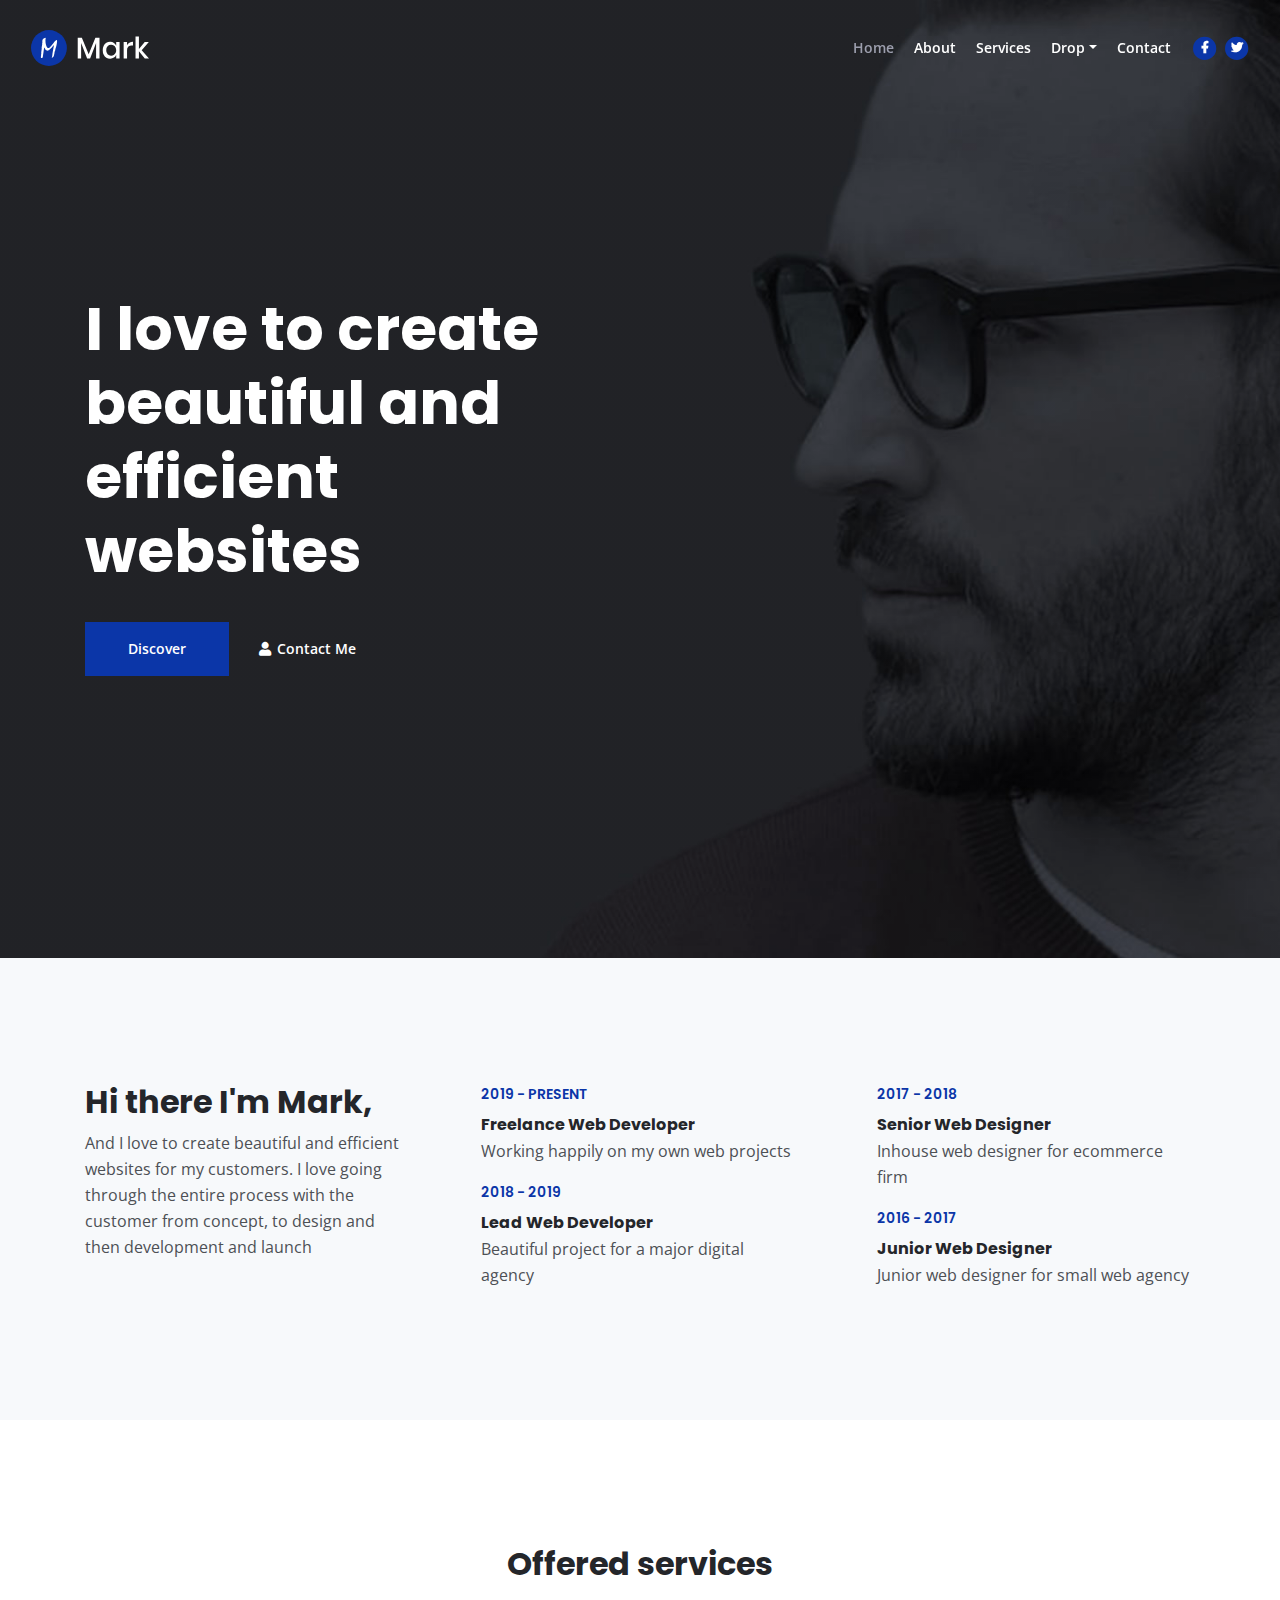
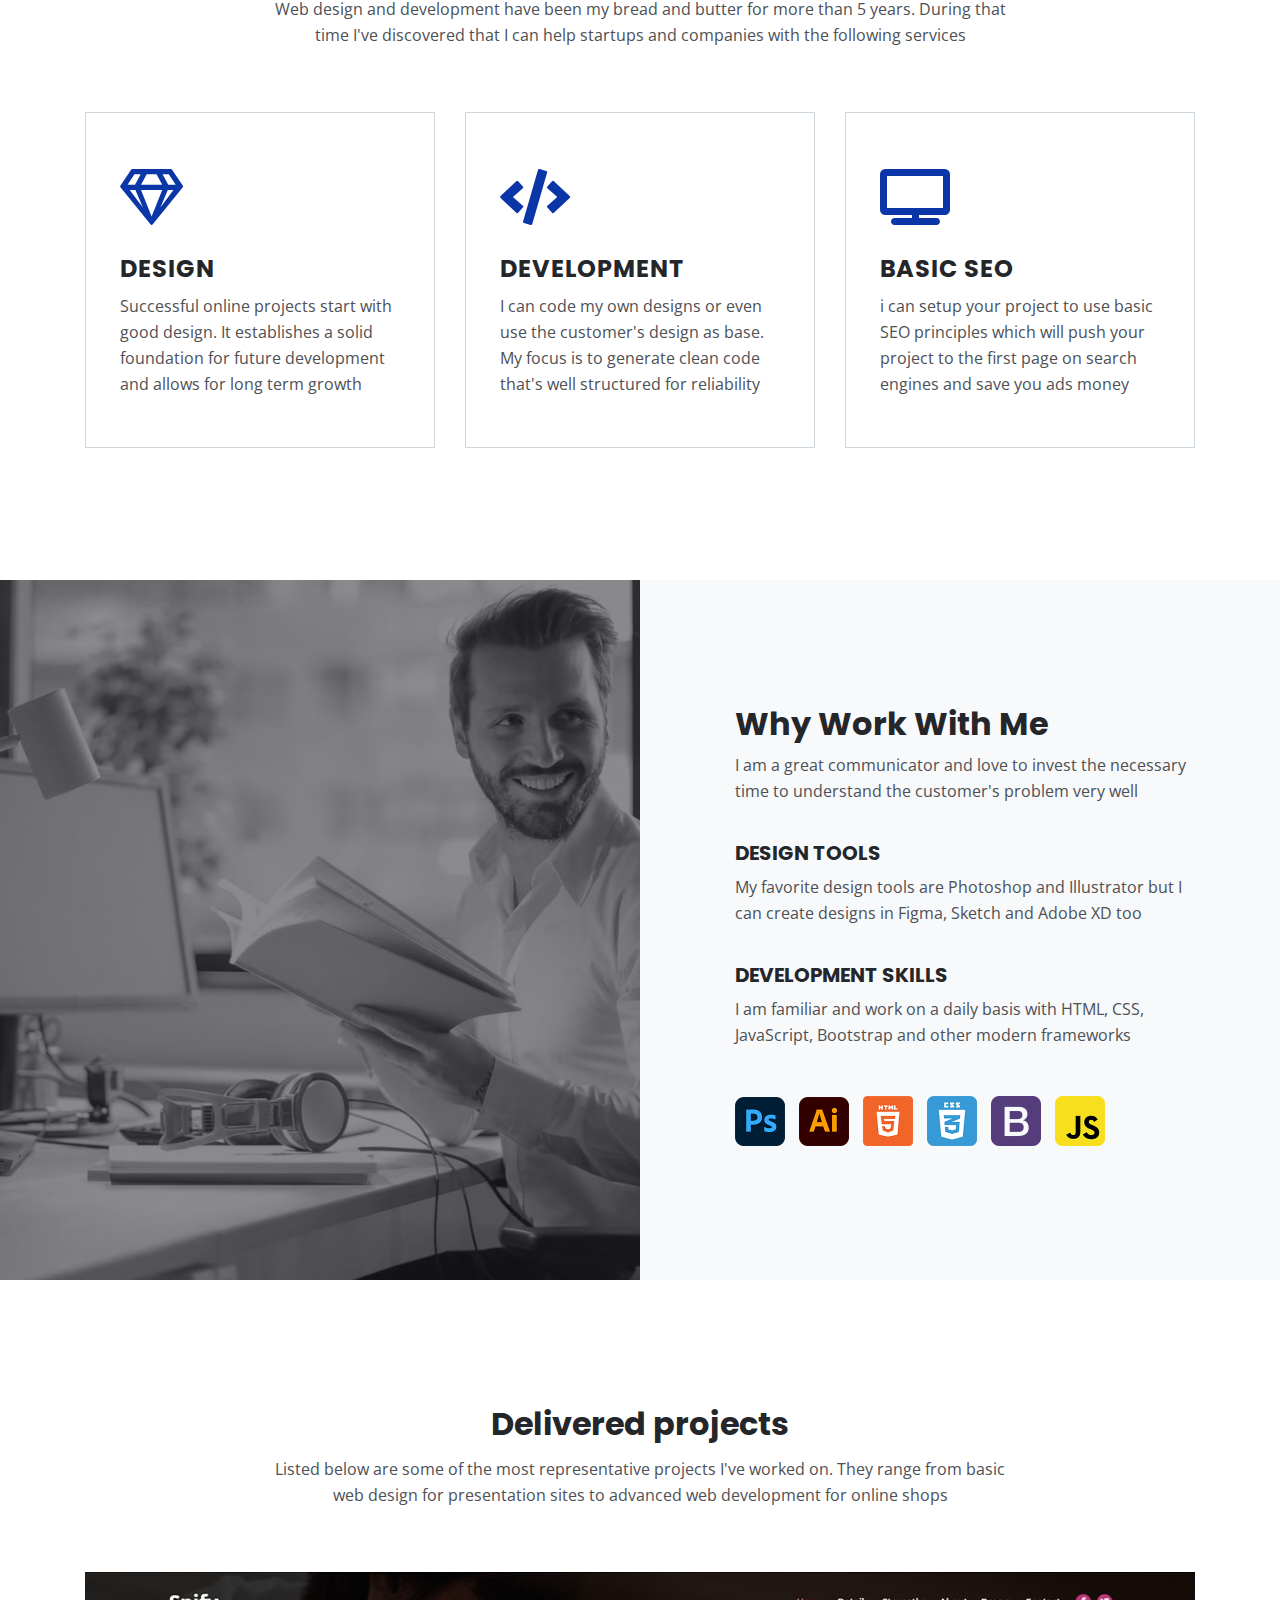
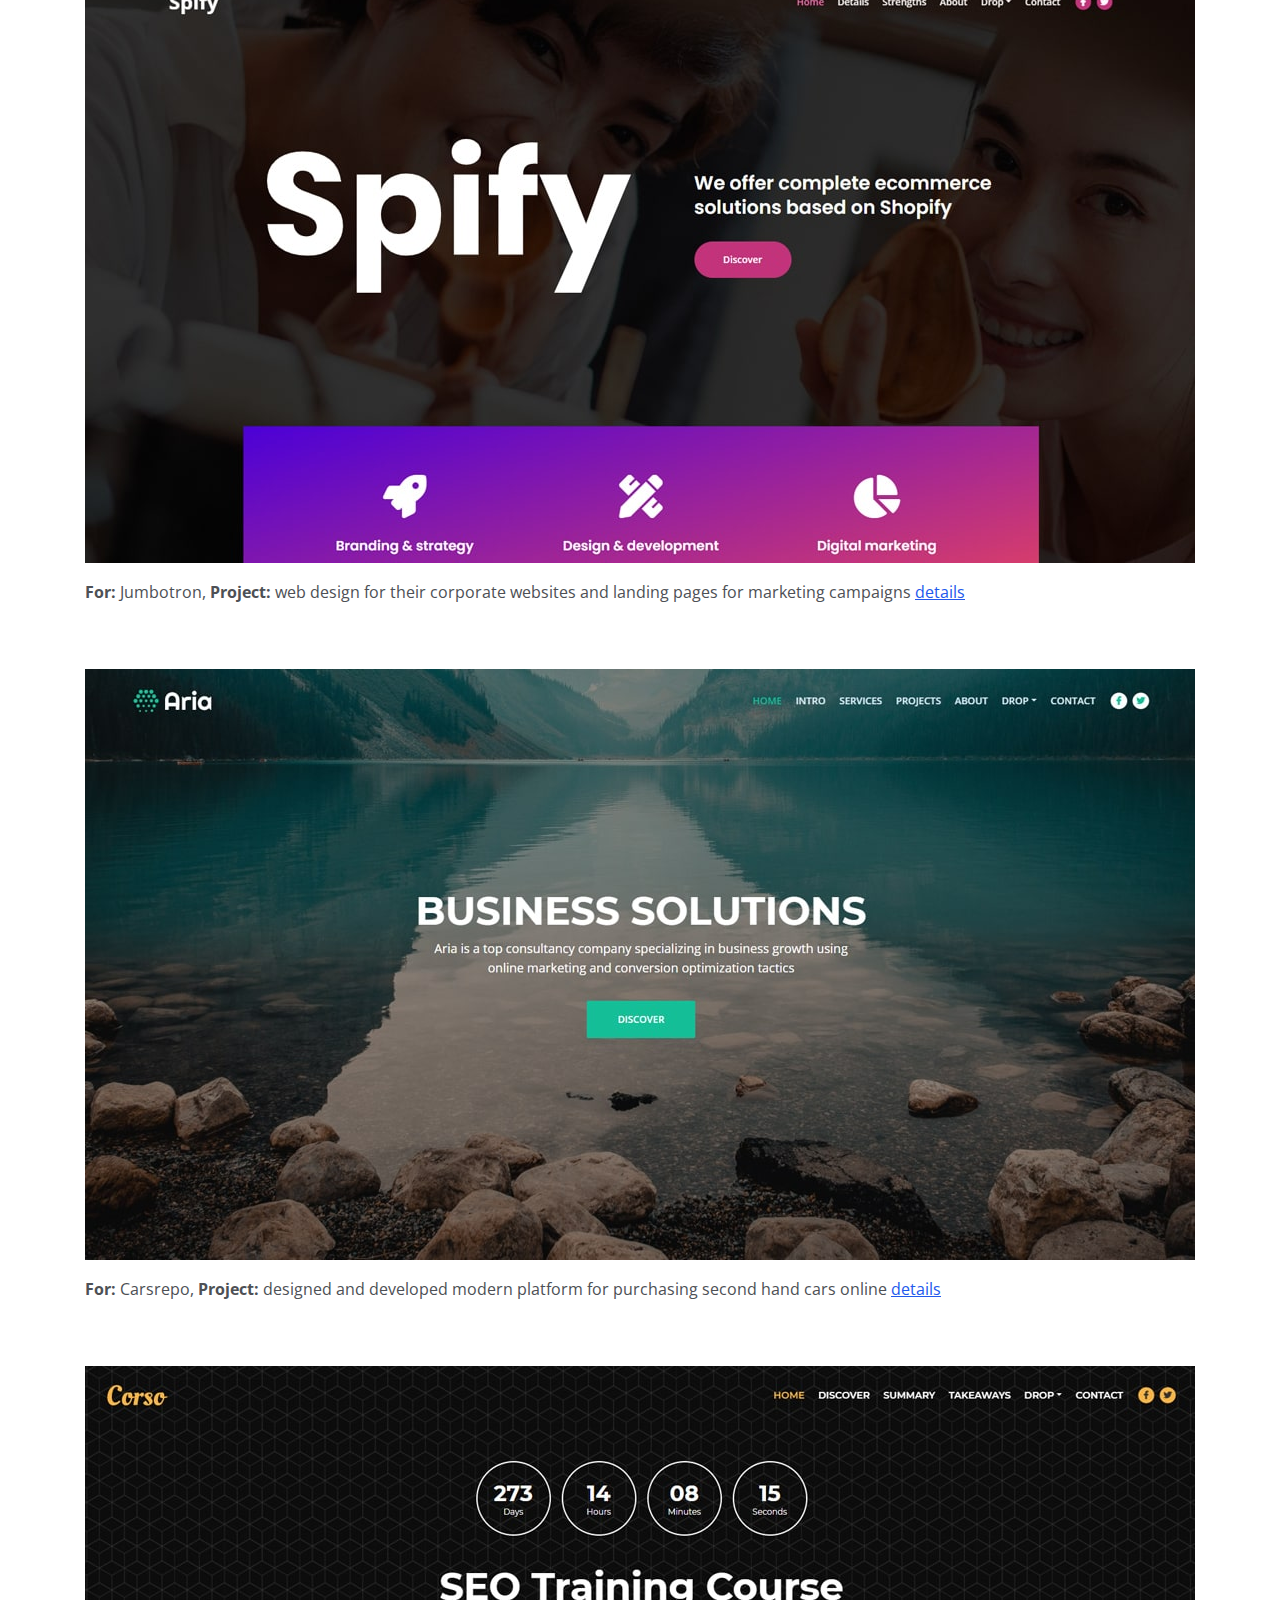
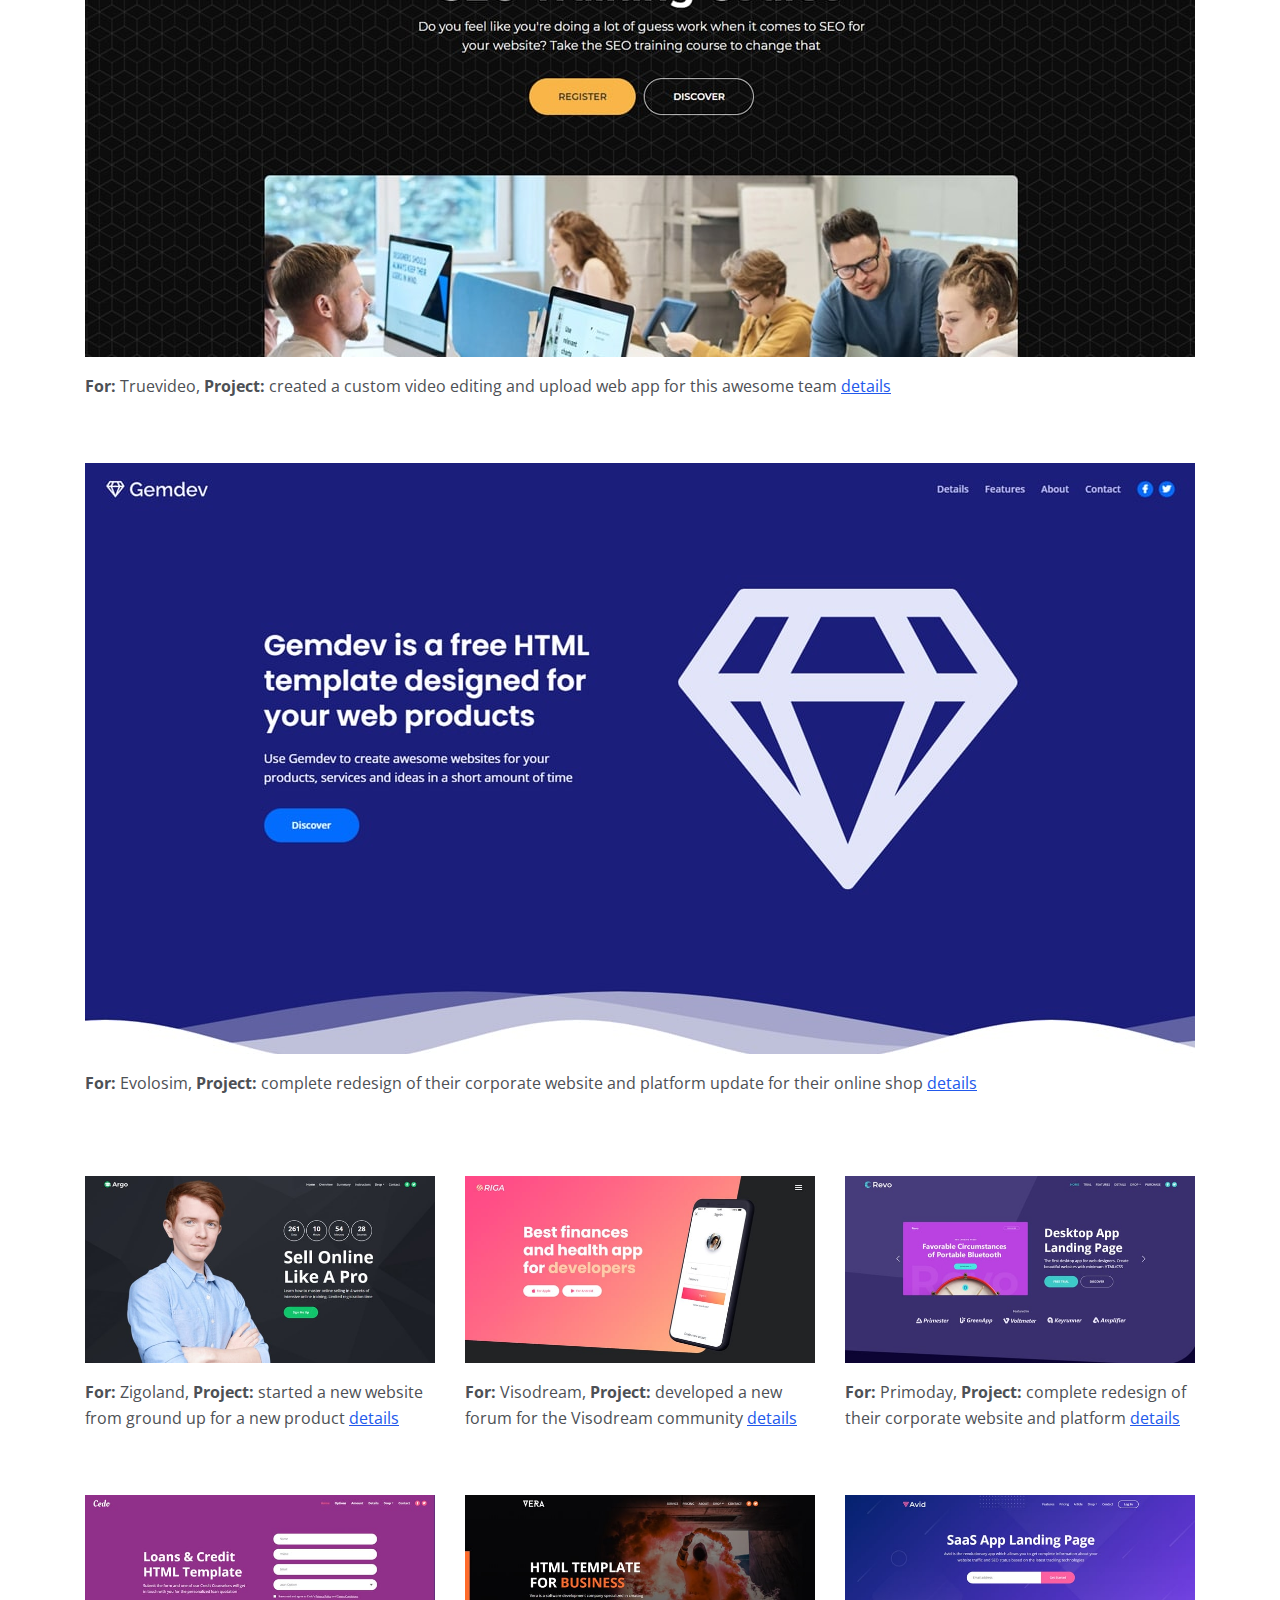
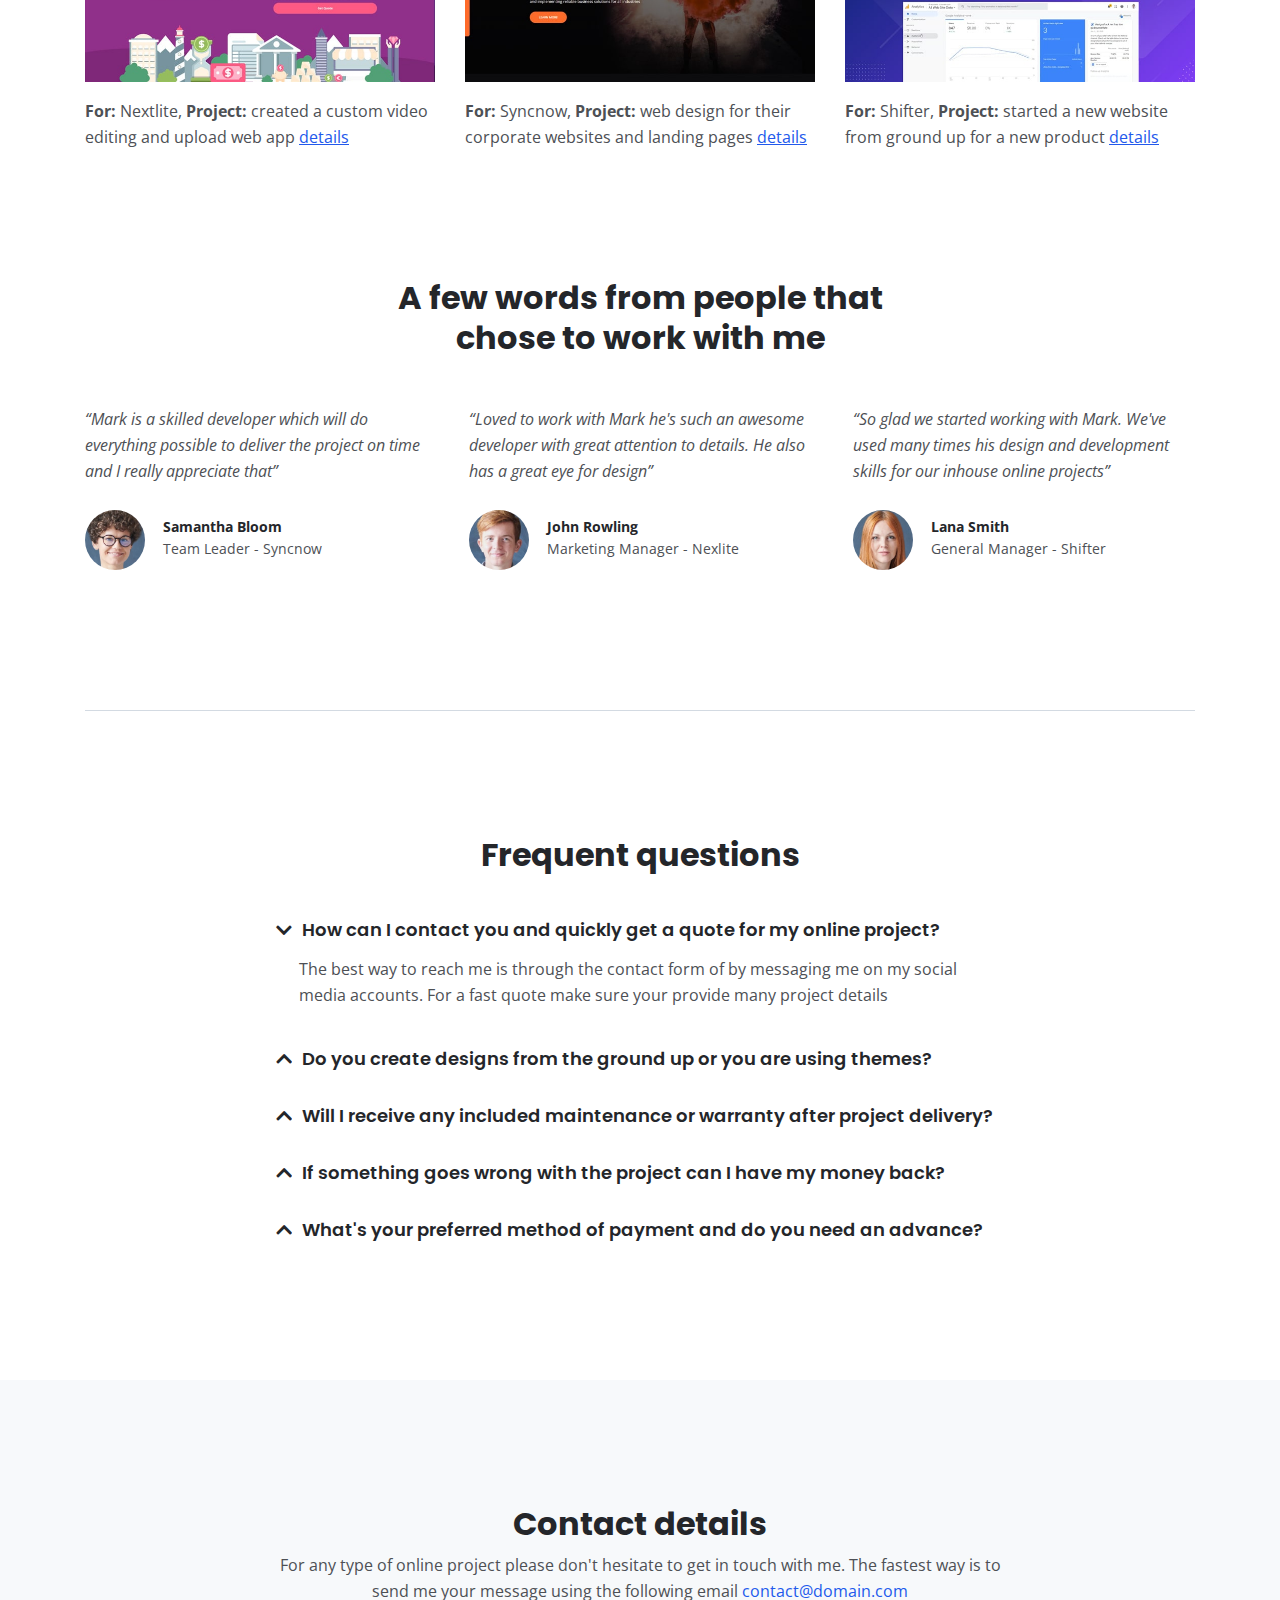
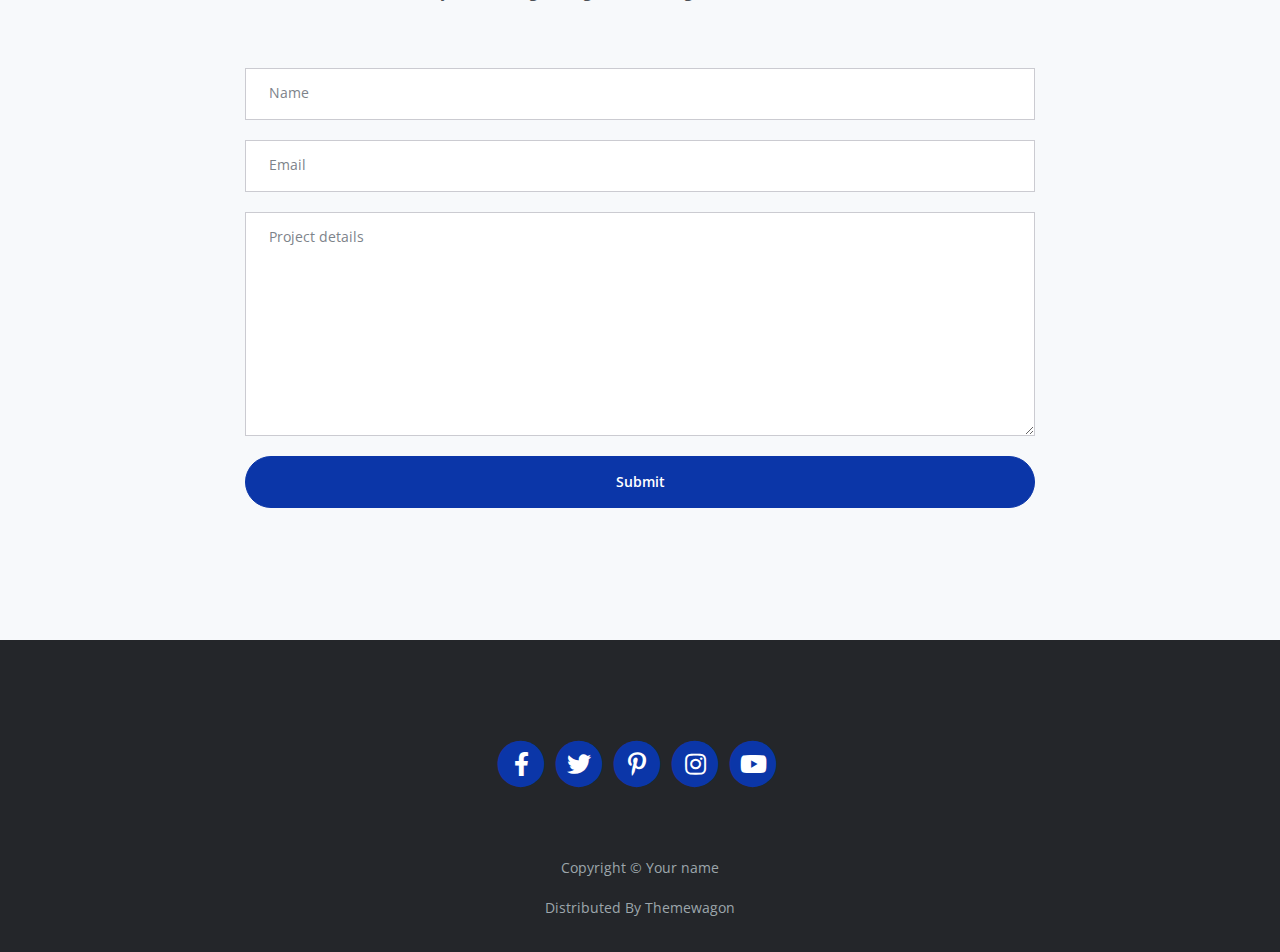
<file: mark/index.html>
<!DOCTYPE html>
<html lang="en">
<head>
    <meta charset="utf-8">
    <meta name="viewport" content="width=device-width, initial-scale=1, shrink-to-fit=no">
    
    <!-- SEO Meta Tags -->
    <meta name="description" content="Your description">
    <meta name="author" content="Your name">

    <!-- OG Meta Tags to improve the way the post looks when you share the page on Facebook, Twitter, LinkedIn -->
	<meta property="og:site_name" content="" /> <!-- website name -->
	<meta property="og:site" content="" /> <!-- website link -->
	<meta property="og:title" content=""/> <!-- title shown in the actual shared post -->
	<meta property="og:description" content="" /> <!-- description shown in the actual shared post -->
	<meta property="og:image" content="" /> <!-- image link, make sure it's jpg -->
	<meta property="og:url" content="" /> <!-- where do you want your post to link to -->
	<meta name="twitter:card" content="summary_large_image"> <!-- to have large image post format in Twitter -->

    <!-- Webpage Title -->
    <title>Mark Webpage Title</title>
    
    <!-- Styles -->
    <link rel="preconnect" href="https://fonts.gstatic.com">
    <link href="https://fonts.googleapis.com/css2?family=Open+Sans:ital,wght@0,400;0,600;0,700;1,400&family=Poppins:wght@600&display=swap" rel="stylesheet">
    <link href="css/bootstrap.css" rel="stylesheet">
    <link href="css/fontawesome-all.css" rel="stylesheet">
	<link href="css/styles.css" rel="stylesheet">
	
	<!-- Favicon  -->
    <link rel="icon" href="images/favicon.png">
</head>
<body data-spy="scroll" data-target=".fixed-top">
    
    <!-- Navigation -->
    <nav class="navbar navbar-expand-lg fixed-top navbar-dark">
        <div class="container">
            
            <!-- Image Logo -->
            <a class="navbar-brand logo-image" href="index.html"><img src="images/logo.svg" alt="alternative"></a>  

            <!-- Text Logo - Use this if you don't have a graphic logo -->
            <!-- <a class="navbar-brand logo-text page-scroll" href="index.html">Mark</a> -->

            <button class="navbar-toggler p-0 border-0" type="button" data-toggle="offcanvas">
                <span class="navbar-toggler-icon"></span>
            </button>

            <div class="navbar-collapse offcanvas-collapse" id="navbarsExampleDefault">
                <ul class="navbar-nav ml-auto">
                    <li class="nav-item">
                        <a class="nav-link page-scroll" href="#header">Home <span class="sr-only">(current)</span></a>
                    </li>
                    <li class="nav-item">
                        <a class="nav-link page-scroll" href="#about">About</a>
                    </li>
                    <li class="nav-item">
                        <a class="nav-link page-scroll" href="#services">Services</a>
                    </li>
                    <li class="nav-item dropdown">
                        <a class="nav-link dropdown-toggle" href="#" id="dropdown01" data-toggle="dropdown" aria-haspopup="true" aria-expanded="false">Drop</a>
                        <div class="dropdown-menu" aria-labelledby="dropdown01">
                            <a class="dropdown-item page-scroll" href="project.html">Project Details</a>
                            <div class="dropdown-divider"></div>
                            <a class="dropdown-item page-scroll" href="terms.html">Terms Conditions</a>
                            <div class="dropdown-divider"></div>
                            <a class="dropdown-item page-scroll" href="privacy.html">Privacy Policy</a>
                        </div>
                    </li>
                    <li class="nav-item">
                        <a class="nav-link page-scroll" href="#contact">Contact</a>
                    </li>
                </ul>
                <span class="nav-item social-icons">
                    <span class="fa-stack">
                        <a href="#your-link">
                            <i class="fas fa-circle fa-stack-2x"></i>
                            <i class="fab fa-facebook-f fa-stack-1x"></i>
                        </a>
                    </span>
                    <span class="fa-stack">
                        <a href="#your-link">
                            <i class="fas fa-circle fa-stack-2x"></i>
                            <i class="fab fa-twitter fa-stack-1x"></i>
                        </a>
                    </span>
                </span>
            </div> <!-- end of navbar-collapse -->
        </div> <!-- end of container -->
    </nav> <!-- end of navbar -->
    <!-- end of navigation -->


    <!-- Header -->
    <header id="header" class="header">
        <div class="container">
            <div class="row">
                <div class="col-lg-6">
                    <div class="text-container">
                        <h1 class="h1-large">I love to create beautiful and efficient websites</h1>
                        <a class="btn-solid-lg page-scroll" href="#about">Discover</a>
                        <a class="btn-outline-lg page-scroll" href="#contact"><i class="fas fa-user"></i>Contact Me</a>
                    </div> <!-- end of text-container -->
                </div> <!-- end of col -->
            </div> <!-- end of row -->
        </div> <!-- end of container -->
    </header> <!-- end of header -->
    <!-- end of header -->


    <!-- About-->
    <div id="about" class="basic-1 bg-gray">
        <div class="container">
            <div class="row">
                <div class="col-lg-4">
                    <div class="text-container first">
                        <h2>Hi there I'm Mark,</h2>
                        <p>And I love to create beautiful and efficient websites for my customers. I love going through the entire process with the customer from concept, to design and then development and launch</p>
                    </div> <!-- end of text-container -->
                </div> <!-- end of col -->
                <div class="col-lg-4">
                    <div class="text-container second">
                        <div class="time">2019 - PRESENT</div>
                        <h6>Freelance Web Developer</h6>
                        <p>Working happily on my own web projects</p>
                        <div class="time">2018 - 2019</div>
                        <h6>Lead Web Developer</h6>
                        <p>Beautiful project for a major digital agency</p>
                    </div> <!-- end of text-container -->
                </div> <!-- end of col -->
                <div class="col-lg-4">
                    <div class="text-container third">
                        <div class="time">2017 - 2018</div>
                        <h6>Senior Web Designer</h6>
                        <p>Inhouse web designer for ecommerce firm</p>
                        <div class="time">2016 - 2017</div>
                        <h6>Junior Web Designer</h6>
                        <p>Junior web designer for small web agency</p>
                    </div> <!-- end of text-container -->
                </div> <!-- end of col -->
            </div> <!-- end of row -->
        </div> <!-- end of container -->
    </div> <!-- end of basic-1 -->
    <!-- end of about -->


    <!-- Services -->
    <div id="services" class="basic-2">
        <div class="container">
            <div class="row">
                <div class="col-lg-12">
                    <h2 class="h2-heading">Offered services</h2>
                    <p class="p-heading">Web design and development have been my bread and butter for more than 5 years. During that time I've discovered that I can help startups and companies with the following services</p>
                </div> <!-- end of col -->
            </div> <!-- end of row -->
            <div class="row">
                <div class="col-lg-4">
                    <div class="text-box">
                        <i class="far fa-gem"></i>
                        <h4>DESIGN</h4>
                        <p>Successful online projects start with good design. It establishes a solid foundation for future development and allows for long term growth</p>
                    </div> <!-- end of text-box -->
                </div> <!-- end of col -->
                <div class="col-lg-4">
                    <div class="text-box">
                        <i class="fas fa-code"></i>
                        <h4>DEVELOPMENT</h4>
                        <p>I can code my own designs or even use the customer's design as base. My focus is to generate clean code that's well structured for reliability</p>
                    </div> <!-- end of text-box -->
                </div> <!-- end of col -->
                <div class="col-lg-4">
                    <div class="text-box">
                        <i class="fas fa-tv"></i>
                        <h4>BASIC SEO</h4>
                        <p>i can setup your project to use basic SEO principles which will push your project to the first page on search engines and save you ads money</p>
                    </div> <!-- end of text-box -->
                </div> <!-- end of col -->
            </div> <!-- end of row -->
        </div> <!-- end of container -->
    </div> <!-- end of basic-2 -->
    <!-- end of services -->


    <!-- Details -->
	<div class="split">
		<div class="area-1">
		</div><!-- end of area-1 on same line and no space between comments to eliminate margin white space --><div class="area-2 bg-gray">
            <div class="container">    
                <div class="row">
                    <div class="col-lg-12">     
                        
                        <!-- Text Container -->
                        <div class="text-container">
                            <h2>Why Work With Me</h2>
                            <p>I am a great communicator and love to invest the necessary time to understand the customer's problem very well</p>
                            <h5>DESIGN TOOLS</h5>
                            <p>My favorite design tools are Photoshop and Illustrator but I can create designs in Figma, Sketch and Adobe XD too</p>
                            <h5>DEVELOPMENT SKILLS</h5>
                            <p>I am familiar and work on a daily basis with HTML, CSS, JavaScript, Bootstrap and other modern frameworks</p>
                            
                            <div class="icons-container">
                                <img src="images/details-icon-photoshop.png" alt="alternative">
                                <img src="images/details-icon-illustrator.png" alt="alternative">
                                <img src="images/details-icon-html.png" alt="alternative">
                                <img src="images/details-icon-css.png" alt="alternative">
                                <img src="images/details-icon-bootstrap.png" alt="alternative">
                                <img src="images/details-icon-javascript.png" alt="alternative">
                            </div> <!-- end of icons-container -->
                        </div> <!-- end of text-container -->
                        <!-- end of text container -->

                    </div> <!-- end of col -->
                </div> <!-- end of row -->
            </div> <!-- end of container -->
		</div> <!-- end of area-2 -->
    </div> <!-- end of split -->
    <!-- end of details -->


    <!-- Projects -->
    <div id="projects" class="basic-3">
        <div class="container">
            <div class="row">
                <div class="col-lg-12">
                    <h2 class="h2-heading">Delivered projects</h2>
                    <p class="p-heading">Listed below are some of the most representative projects I've worked on. They range from basic web design for presentation sites to advanced web development for online shops</p>
                </div> <!-- end of col -->
            </div> <!-- end of row -->
            <div class="row">
                <div class="col-lg-12">
                    <div class="text-container">
                        <div class="image-container">
                            <a href="project.html">
                                <img class="img-fluid" src="images/project-1.jpg" alt="alternative">
                            </a>
                        </div> <!-- end of image-container -->
                        <p><strong>For:</strong> Jumbotron, <strong>Project:</strong> web design for their corporate websites and landing pages for marketing campaigns <a class="blue" href="project.html">details</a></p>
                    </div> <!-- end of text-container -->
                    <div class="text-container">
                        <div class="image-container">
                            <a href="project.html">
                                <img class="img-fluid" src="images/project-2.jpg" alt="alternative">
                            </a>
                        </div> <!-- end of image-container -->
                        <p><strong>For:</strong> Carsrepo, <strong>Project:</strong> designed and developed modern platform for purchasing second hand cars online <a class="blue" href="project.html">details</a></p>
                    </div> <!-- end of text-container -->
                    <div class="text-container">
                        <div class="image-container">
                            <a href="project.html">
                                <img class="img-fluid" src="images/project-3.jpg" alt="alternative">
                            </a>
                        </div> <!-- end of image-container -->
                        <p><strong>For:</strong> Truevideo, <strong>Project:</strong> created a custom video editing and upload web app for this awesome team <a class="blue" href="project.html">details</a></p>
                    </div> <!-- end of text-container -->
                    <div class="text-container">
                        <div class="image-container">
                            <a href="project.html">
                                <img class="img-fluid" src="images/project-4.jpg" alt="alternative">
                            </a>
                        </div> <!-- end of image-container -->
                        <p><strong>For:</strong> Evolosim, <strong>Project:</strong> complete redesign of their corporate website and platform update for their online shop <a class="blue" href="project.html">details</a></p>
                    </div> <!-- end of text-container -->
                </div> <!-- end of col -->
            </div> <!-- end of row -->
        </div> <!-- end of container -->
    </div> <!-- end of basic-3 -->
    <!-- end of projects -->


    <!-- Works -->
    <div class="basic-4">
        <div class="container">
            <div class="row">
                <div class="col-lg-4">
                    <div class="text-container">
                        <div class="image-container">
                            <a href="project.html">
                                <img class="img-fluid" src="images/work-1.jpg" alt="alternative">
                            </a>
                        </div> <!-- end of image-container -->
                        <p><strong>For:</strong> Zigoland, <strong>Project:</strong> started a new website from ground up for a new product <a class="blue" href="project.html">details</a></p>
                    </div> <!-- end of text-container -->
                </div> <!-- end of col -->
                <div class="col-lg-4">
                    <div class="text-container">
                        <div class="image-container">
                            <a href="project.html">
                                <img class="img-fluid" src="images/work-2.jpg" alt="alternative">
                            </a>
                        </div> <!-- end of image-container -->
                        <p><strong>For:</strong> Visodream, <strong>Project:</strong> developed a new forum for the Visodream community <a class="blue" href="project.html">details</a></p>
                    </div> <!-- end of text-container -->
                </div> <!-- end of col -->
                <div class="col-lg-4">
                    <div class="text-container">
                        <div class="image-container">
                            <a href="project.html">
                                <img class="img-fluid" src="images/work-3.jpg" alt="alternative">
                            </a>
                        </div> <!-- end of image-container -->
                        <p><strong>For:</strong> Primoday, <strong>Project:</strong> complete redesign of their corporate website and platform <a class="blue" href="project.html">details</a></p>
                    </div> <!-- end of text-container -->
                </div> <!-- end of col -->
            </div> <!-- end of row -->
            <div class="row">
                <div class="col-lg-4">
                    <div class="text-container">
                        <div class="image-container">
                            <a href="project.html">
                                <img class="img-fluid" src="images/work-4.jpg" alt="alternative">
                            </a>
                        </div> <!-- end of image-container -->
                        <p><strong>For:</strong> Nextlite, <strong>Project:</strong> created a custom video editing and upload web app <a class="blue" href="project.html">details</a></p>
                    </div> <!-- end of text-container -->
                </div> <!-- end of col -->
                <div class="col-lg-4">
                    <div class="text-container">
                        <div class="image-container">
                            <a href="project.html">
                                <img class="img-fluid" src="images/work-5.jpg" alt="alternative">
                            </a>
                        </div> <!-- end of image-container -->
                        <p><strong>For:</strong> Syncnow, <strong>Project:</strong> web design for their corporate websites and landing pages <a class="blue" href="project.html">details</a></p>
                    </div> <!-- end of text-container -->
                </div> <!-- end of col -->
                <div class="col-lg-4">
                    <div class="text-container">
                        <div class="image-container">
                            <a href="project.html">
                                <img class="img-fluid" src="images/work-6.jpg" alt="alternative">
                            </a>
                        </div> <!-- end of image-container -->
                        <p><strong>For:</strong> Shifter, <strong>Project:</strong> started a new website from ground up for a new product <a class="blue" href="project.html">details</a></p>
                    </div> <!-- end of text-container -->
                </div> <!-- end of col -->
            </div> <!-- end of row -->
        </div> <!-- end of container -->
    </div> <!-- end of basic-4 -->
    <!-- end of works -->


    <!-- Testimonials -->
    <div class="cards-1">
        <div class="container">
            <div class="row">
                <div class="col-lg-12">
                    <h2 class="h2-heading">A few words from people that chose to work with me</h2>
                </div> <!-- end of col -->
            </div> <!-- end of row -->
            <div class="row">
                <div class="col-lg-12">
                    
                    <!-- Card -->
                    <div class="card">
                        <div class="card-body">
                            <p class="testimonial-text">“Mark is a skilled developer which will do everything possible to deliver the project on time and I really appreciate that”</p>
                            <div class="details">
                                <img src="images/testimonial-1.jpg" alt="alternative">
                                <div class="text">
                                    <div class="testimonial-author">Samantha Bloom</div>
                                    <div class="occupation">Team Leader - Syncnow</div>
                                </div> <!-- end of text -->
                            </div> <!-- end of testimonial-details -->
                        </div>
                    </div>
                    <!-- end of card -->

                    <!-- Card -->
                    <div class="card">
                        <div class="card-body">
                            <p class="testimonial-text">“Loved to work with Mark he's such an awesome developer with great attention to details. He also has a great eye for design”</p>
                            <div class="details">
                                <img src="images/testimonial-2.jpg" alt="alternative">
                                <div class="text">
                                    <div class="testimonial-author">John Rowling</div>
                                    <div class="occupation">Marketing Manager - Nexlite</div>
                                </div> <!-- end of text -->
                            </div> <!-- end of testimonial-details -->
                        </div>
                    </div>
                    <!-- end of card -->

                    <!-- Card -->
                    <div class="card">
                        <div class="card-body">
                            <p class="testimonial-text">“So glad we started working with Mark. We've used many times his design and development skills for our inhouse online projects”</p>
                            <div class="details">
                                <img src="images/testimonial-3.jpg" alt="alternative">
                                <div class="text">
                                    <div class="testimonial-author">Lana Smith</div>
                                    <div class="occupation">General Manager - Shifter</div>
                                </div> <!-- end of text -->
                            </div> <!-- end of testimonial-details -->
                        </div>
                    </div>
                    <!-- end of card -->

                </div> <!-- end of col -->
            </div> <!-- end of row -->
        </div> <!-- end of container -->
    </div> <!-- end of cards-1 -->
    <!-- end of testimonials -->


    <!-- Section Divider -->
    <div class="container">
        <div class="row">
            <div class="col-lg-12">
                <hr class="section-divider">
            </div> <!-- end of col -->
        </div> <!-- end of row -->
    </div> <!-- end of container -->
    <!-- end of section divider -->


    <!-- Questions -->
    <div class="accordion-1">
        <div class="container">
            <div class="row">
                <div class="col-lg-12">
                    <h2 class="h2-heading">Frequent questions</h2>
                </div> <!-- end of col -->
            </div> <!-- end of row -->
            <div class="row">
                <div class="col-lg-12">

                    <div class="accordion" id="accordionExample">
                        <div class="card">
                            <div class="card-header" id="headingOne">
                                <button class="btn btn-link btn-block text-left" type="button" data-toggle="collapse" data-target="#collapseOne" aria-expanded="true" aria-controls="collapseOne">
                                    How can I contact you and quickly get a quote for my online project?
                                </button>
                            </div>
                            <div id="collapseOne" class="collapse show" aria-labelledby="headingOne" data-parent="#accordionExample">
                                <div class="card-body">
                                    The best way to reach me is through the contact form of by messaging me on my social media accounts. For a fast quote make sure your provide many project details
                                </div>
                            </div>
                        </div>
                        <div class="card">
                            <div class="card-header" id="headingTwo">
                                <button class="btn btn-link btn-block text-left collapsed" type="button" data-toggle="collapse" data-target="#collapseTwo" aria-expanded="false" aria-controls="collapseTwo">
                                    Do you create designs from the ground up or you are using themes?
                                </button>
                            </div>
                            <div id="collapseTwo" class="collapse" aria-labelledby="headingTwo" data-parent="#accordionExample">
                                <div class="card-body">
                                    The best way to reach me is through the contact form of by messaging me on my social media accounts. For a fast quote make sure your provide many project details
                                </div>
                            </div>
                        </div>
                        <div class="card">
                            <div class="card-header" id="headingThree">
                                <button class="btn btn-link btn-block text-left collapsed" type="button" data-toggle="collapse" data-target="#collapseThree" aria-expanded="false" aria-controls="collapseThree">
                                    Will I receive any included maintenance or warranty after project delivery?
                                </button>
                            </div>
                            <div id="collapseThree" class="collapse" aria-labelledby="headingThree" data-parent="#accordionExample">
                                <div class="card-body">
                                    The best way to reach me is through the contact form of by messaging me on my social media accounts. For a fast quote make sure your provide many project details
                                </div>
                            </div>
                        </div>
                        <div class="card">
                            <div class="card-header" id="headingFour">
                                <button class="btn btn-link btn-block text-left collapsed" type="button" data-toggle="collapse" data-target="#collapseFour" aria-expanded="false" aria-controls="collapseFour">
                                    If something goes wrong with the project can I have my money back?
                                </button>
                            </div>
                            <div id="collapseFour" class="collapse" aria-labelledby="headingFour" data-parent="#accordionExample">
                                <div class="card-body">
                                    The best way to reach me is through the contact form of by messaging me on my social media accounts. For a fast quote make sure your provide many project details
                                </div>
                            </div>
                        </div>
                        <div class="card">
                            <div class="card-header" id="headingFive">
                                <button class="btn btn-link btn-block text-left collapsed" type="button" data-toggle="collapse" data-target="#collapseFive" aria-expanded="false" aria-controls="collapseFive">
                                    What's your preferred method of payment and do you need an advance?
                                </button>
                            </div>
                            <div id="collapseFive" class="collapse" aria-labelledby="headingFive" data-parent="#accordionExample">
                                <div class="card-body">
                                    The best way to reach me is through the contact form of by messaging me on my social media accounts. For a fast quote make sure your provide many project details
                                </div>
                            </div>
                        </div>
                    </div> <!-- end of accordion -->

                </div> <!-- end of col -->
            </div> <!-- end of row -->
        </div> <!-- end of container -->
    </div> <!-- end of accordion-1 -->
    <!-- end of questions -->


    <!-- Contact -->
    <div id="contact" class="form-1 bg-gray">
        <div class="container">
            <div class="row">
                <div class="col-lg-12">
                    <h2>Contact details</h2>
                    <p class="p-heading">For any type of online project please don't hesitate to get in touch with me. The fastest way is to send me your message using the following email <a class="blue no-line" href="#your-link">contact@domain.com</a></p>
                </div> <!-- end of col -->
            </div> <!-- end of row -->
            <div class="row">
                <div class="col-lg-12">
                    
                    <!-- Contact Form -->
                    <form id="contactForm">
                        <div class="form-group">
                            <input type="text" class="form-control-input" id="cname" required>
                            <label class="label-control" for="cname">Name</label>
                        </div>
                        <div class="form-group">
                            <input type="email" class="form-control-input" id="cemail" required>
                            <label class="label-control" for="cemail">Email</label>
                        </div>
                        <div class="form-group">
                            <textarea class="form-control-textarea" id="cmessage" required></textarea>
                            <label class="label-control" for="cmessage">Project details</label>
                        </div>
                        <div class="form-group">
                            <button type="submit" class="form-control-submit-button">Submit</button>
                        </div>
                    </form>
                    <!-- end of contact form -->

                </div> <!-- end of col -->
            </div> <!-- end of row -->
        </div> <!-- end of container -->
    </div> <!-- end of form-1 -->  
    <!-- end of contact -->


    <!-- Footer -->
    <div class="footer bg-gray">
        <div class="container">
            <div class="row">
                <div class="col-lg-12">
                    <div class="social-container">
                        <span class="fa-stack">
                            <a href="#your-link">
                                <i class="fas fa-circle fa-stack-2x"></i>
                                <i class="fab fa-facebook-f fa-stack-1x"></i>
                            </a>
                        </span>
                        <span class="fa-stack">
                            <a href="#your-link">
                                <i class="fas fa-circle fa-stack-2x"></i>
                                <i class="fab fa-twitter fa-stack-1x"></i>
                            </a>
                        </span>
                        <span class="fa-stack">
                            <a href="#your-link">
                                <i class="fas fa-circle fa-stack-2x"></i>
                                <i class="fab fa-pinterest-p fa-stack-1x"></i>
                            </a>
                        </span>
                        <span class="fa-stack">
                            <a href="#your-link">
                                <i class="fas fa-circle fa-stack-2x"></i>
                                <i class="fab fa-instagram fa-stack-1x"></i>
                            </a>
                        </span>
                        <span class="fa-stack">
                            <a href="#your-link">
                                <i class="fas fa-circle fa-stack-2x"></i>
                                <i class="fab fa-youtube fa-stack-1x"></i>
                            </a>
                        </span>
                    </div> <!-- end of social-container -->
                </div> <!-- end of col -->
            </div> <!-- end of row -->
        </div> <!-- end of container -->
    </div> <!-- end of footer -->  
    <!-- end of footer -->


    <!-- Copyright -->
    <div class="copyright bg-gray">
        <div class="container">
            <div class="row">
                <div class="col-lg-12">
                    <p class="p-small">Copyright © <a class="no-line" href="#your-link">Your name</a></p>
                </div> <!-- end of col -->
            </div> <!-- enf of row -->
        </div> <!-- end of container -->

        <div class="container">
            <div class="row">
                <div class="col-lg-12">
                    <p class="p-small">Distributed By <a class="no-line" href="https://themewagon.com/">Themewagon</a></p>
                </div> <!-- end of col -->
            </div> <!-- enf of row -->
        </div> <!-- end of container -->
        
    </div> <!-- end of copyright --> 
    <!-- end of copyright -->
    
    	
    <!-- Scripts -->
    <script src="js/jquery.min.js"></script> <!-- jQuery for Bootstrap's JavaScript plugins -->
    <script src="js/bootstrap.min.js"></script> <!-- Bootstrap framework -->
    <script src="js/jquery.easing.min.js"></script> <!-- jQuery Easing for smooth scrolling between anchors -->
    <script src="js/scripts.js"></script> <!-- Custom scripts -->
</body>
</html>
</file>
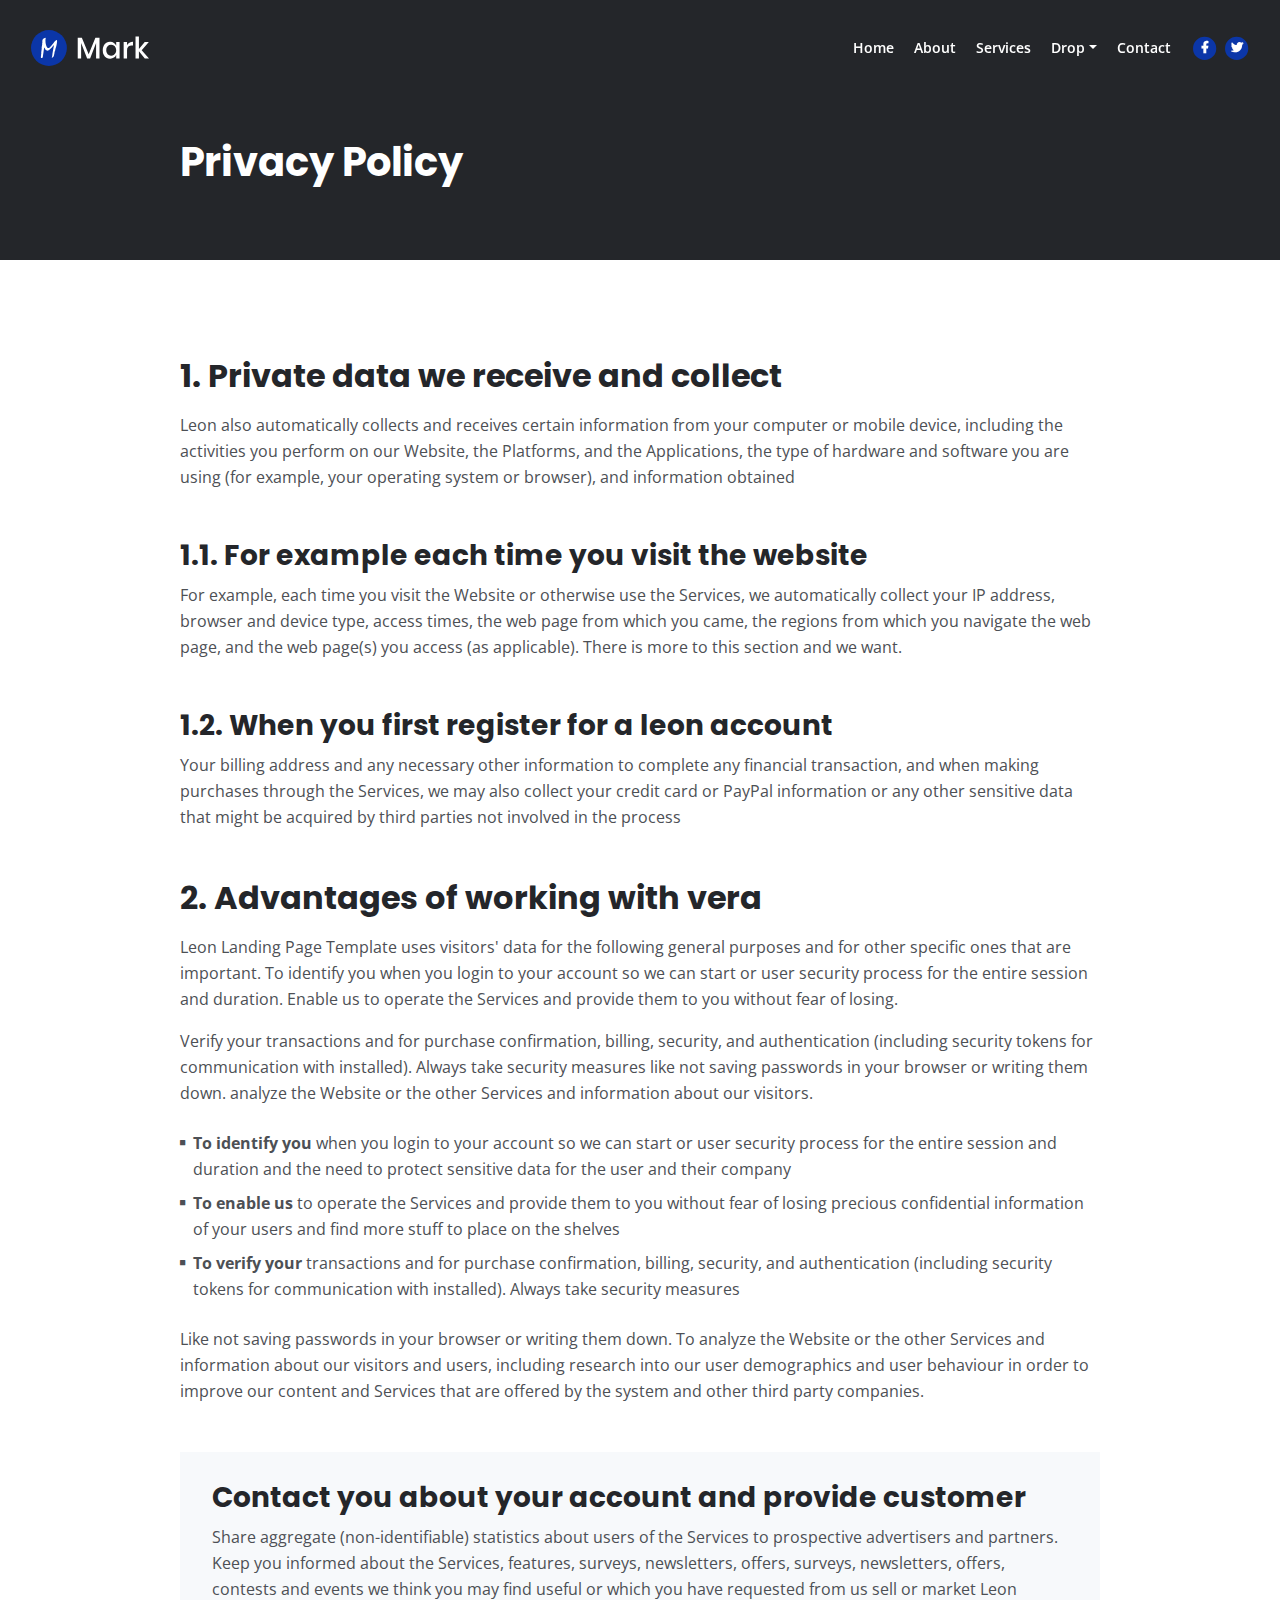
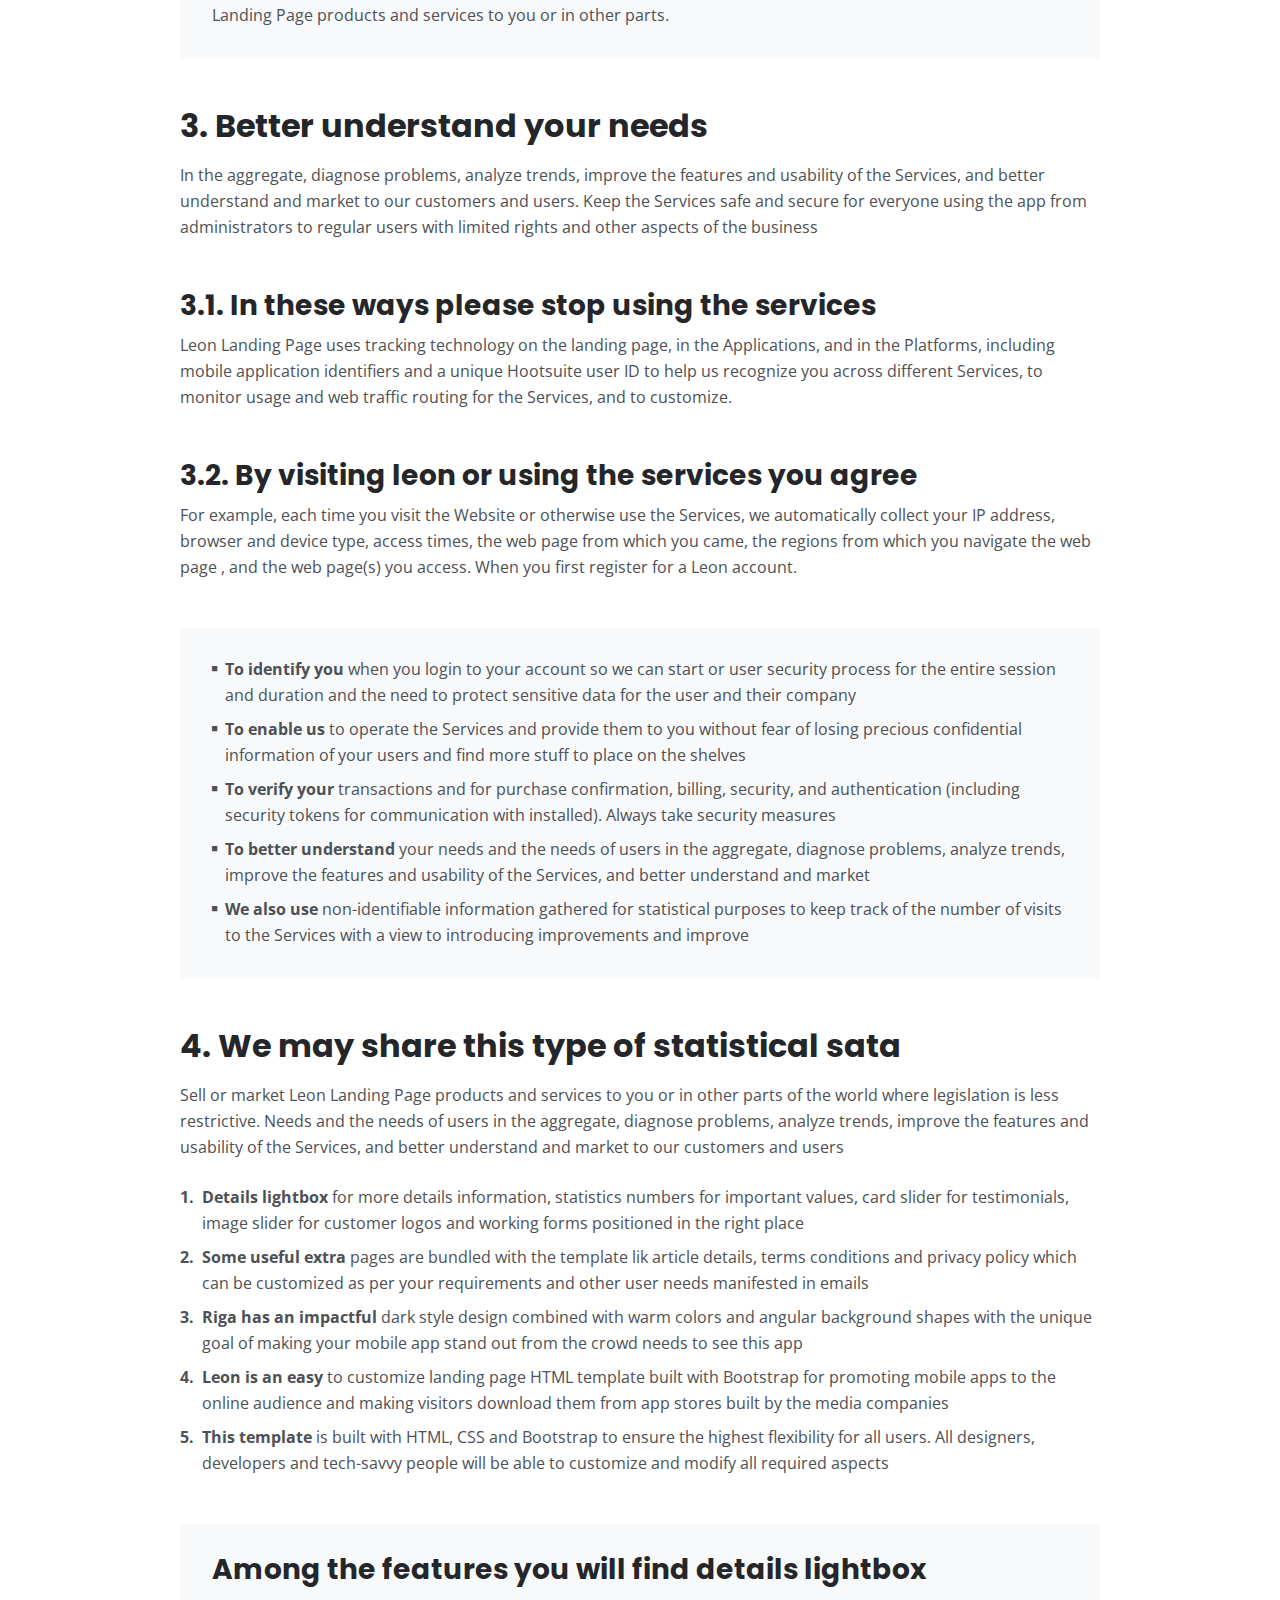
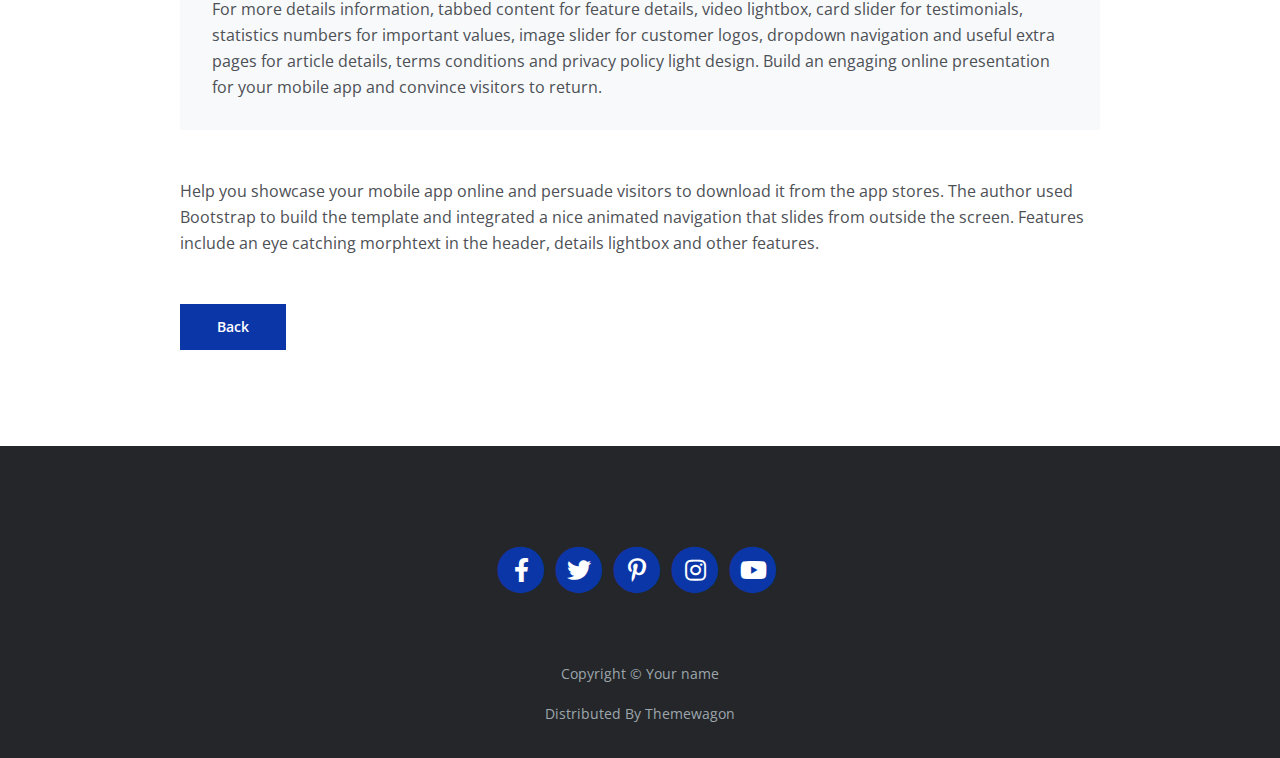
<file: mark/privacy.html>
<!DOCTYPE html>
<html lang="en">
<head>
    <meta charset="utf-8">
    <meta name="viewport" content="width=device-width, initial-scale=1, shrink-to-fit=no">
    
    <!-- SEO Meta Tags -->
    <meta name="description" content="Your description">
    <meta name="author" content="Your name">

    <!-- OG Meta Tags to improve the way the post looks when you share the page on Facebook, Twitter, LinkedIn -->
	<meta property="og:site_name" content="" /> <!-- website name -->
	<meta property="og:site" content="" /> <!-- website link -->
	<meta property="og:title" content=""/> <!-- title shown in the actual shared post -->
	<meta property="og:description" content="" /> <!-- description shown in the actual shared post -->
	<meta property="og:image" content="" /> <!-- image link, make sure it's jpg -->
	<meta property="og:url" content="" /> <!-- where do you want your post to link to -->
	<meta name="twitter:card" content="summary_large_image"> <!-- to have large image post format in Twitter -->

    <!-- Webpage Title -->
    <title>Privacy Policy - Mark</title>
    
    <!-- Styles -->
    <link rel="preconnect" href="https://fonts.gstatic.com">
    <link href="https://fonts.googleapis.com/css2?family=Open+Sans:ital,wght@0,400;0,600;0,700;1,400&family=Poppins:wght@600&display=swap" rel="stylesheet">
    <link href="css/bootstrap.css" rel="stylesheet">
    <link href="css/fontawesome-all.css" rel="stylesheet">
	<link href="css/styles.css" rel="stylesheet">
	
	<!-- Favicon  -->
    <link rel="icon" href="images/favicon.png">
</head>
<body data-spy="scroll" data-target=".fixed-top">
    
    <!-- Navigation -->
    <nav class="navbar navbar-expand-lg fixed-top navbar-dark">
        <div class="container">
            
            <!-- Image Logo -->
            <a class="navbar-brand logo-image" href="index.html"><img src="images/logo.svg" alt="alternative"></a>  

            <!-- Text Logo - Use this if you don't have a graphic logo -->
            <!-- <a class="navbar-brand logo-text page-scroll" href="index.html">Mark</a> -->

            <button class="navbar-toggler p-0 border-0" type="button" data-toggle="offcanvas">
                <span class="navbar-toggler-icon"></span>
            </button>

            <div class="navbar-collapse offcanvas-collapse" id="navbarsExampleDefault">
                <ul class="navbar-nav ml-auto">
                    <li class="nav-item">
                        <a class="nav-link page-scroll" href="index.html#header">Home <span class="sr-only">(current)</span></a>
                    </li>
                    <li class="nav-item">
                        <a class="nav-link page-scroll" href="index.html#about">About</a>
                    </li>
                    <li class="nav-item">
                        <a class="nav-link page-scroll" href="index.html#services">Services</a>
                    </li>
                    <li class="nav-item dropdown">
                        <a class="nav-link dropdown-toggle" href="#" id="dropdown01" data-toggle="dropdown" aria-haspopup="true" aria-expanded="false">Drop</a>
                        <div class="dropdown-menu" aria-labelledby="dropdown01">
                            <a class="dropdown-item page-scroll" href="project.html">Project Details</a>
                            <div class="dropdown-divider"></div>
                            <a class="dropdown-item page-scroll" href="terms.html">Terms Conditions</a>
                            <div class="dropdown-divider"></div>
                            <a class="dropdown-item page-scroll" href="privacy.html">Privacy Policy</a>
                        </div>
                    </li>
                    <li class="nav-item">
                        <a class="nav-link page-scroll" href="index.html#contact">Contact</a>
                    </li>
                </ul>
                <span class="nav-item social-icons">
                    <span class="fa-stack">
                        <a href="#your-link">
                            <i class="fas fa-circle fa-stack-2x"></i>
                            <i class="fab fa-facebook-f fa-stack-1x"></i>
                        </a>
                    </span>
                    <span class="fa-stack">
                        <a href="#your-link">
                            <i class="fas fa-circle fa-stack-2x"></i>
                            <i class="fab fa-twitter fa-stack-1x"></i>
                        </a>
                    </span>
                </span>
            </div> <!-- end of navbar-collapse -->
        </div> <!-- end of container -->
    </nav> <!-- end of navbar -->
    <!-- end of navigation -->


    <!-- Header -->
    <header class="ex-header">
        <div class="container">
            <div class="row">
                <div class="col-xl-10 offset-xl-1">
                    <h1>Privacy Policy</h1>
                </div> <!-- end of col -->
            </div> <!-- end of row -->
        </div> <!-- end of container -->
    </header> <!-- end of ex-header -->
    <!-- end of header -->


    <!-- Basic -->
    <div class="ex-basic-1 pt-5 pb-5">
        <div class="container">
            <div class="row">
                <div class="col-xl-10 offset-xl-1">
                    <h2 class="mt-5 mb-3">1. Private data we receive and collect</h2>
                    <p class="mb-5">Leon also automatically collects and receives certain information from your computer or mobile device, including the activities you perform on our Website, the Platforms, and the Applications, the type of hardware and software you are using (for example, your operating system or browser), and information obtained</p>
                    <h3>1.1. For example each time you visit the website</h3>
                    <p class="mb-5">For example, each time you visit the Website or otherwise use the Services, we automatically collect your IP address, browser and device type, access times, the web page from which you came, the regions from which you navigate the web page, and the web page(s) you access (as applicable). There is more to this section and we want.</p>
                    <h3>1.2. When you first register for a leon account</h3>
                    <p class="mb-5">Your billing address and any necessary other information to complete any financial transaction, and when making purchases through the Services, we may also collect your credit card or PayPal information or any other sensitive data that might be acquired by third parties not involved in the process</p>
                    
                    <h2 class="mb-3">2. Advantages of working with vera</h2>
                    <p>Leon Landing Page Template uses visitors' data for the following general purposes and for other specific ones that are important. To identify you when you login to your account so we can start or user security process for the entire session and duration. Enable us to operate the Services and provide them to you without fear of losing.</p>
                    <p class="mb-4">Verify your transactions and for purchase confirmation, billing, security, and authentication (including security tokens for communication with installed). Always take security measures like not saving passwords in your browser or writing them down. analyze the Website or the other Services and information about our visitors.</p>
                    <ul class="list-unstyled li-space-lg mb-4">
                        <li class="media">
                            <i class="fas fa-square"></i>
                            <div class="media-body"><strong>To identify you</strong> when you login to your account so we can start or user security process for the entire session and duration and the need to protect sensitive data for the user and their company</div>
                        </li>
                        <li class="media">
                            <i class="fas fa-square"></i>
                            <div class="media-body"><strong>To enable us</strong> to operate the Services and provide them to you without fear of losing precious confidential information of your users and find more stuff to place on the shelves</div>
                        </li>
                        <li class="media">
                            <i class="fas fa-square"></i>
                            <div class="media-body"><strong>To verify your</strong> transactions and for purchase confirmation, billing, security, and authentication (including security tokens for communication with installed). Always take security measures</div>
                        </li>
                    </ul>
                    <p class="mb-5">Like not saving passwords in your browser or writing them down. To analyze the Website or the other Services and information about our visitors and users, including research into our user demographics and user behaviour in order to improve our content and Services that are offered by the system and other third party companies.</p>
                    <div class="text-box mb-5">
                        <h3>Contact you about your account and provide customer</h3>
                        <p>Share aggregate (non-identifiable) statistics about users of the Services to prospective advertisers and partners. Keep you informed about the Services, features, surveys, newsletters, offers, surveys, newsletters, offers, contests and events we think you may find useful or which you have requested from us sell or market Leon Landing Page products and services to you or in other parts.</p>
                    </div> <!-- end of text-box -->
                    
                    <h2 class="mb-3">3. Better understand your needs</h2>
                    <p class="mb-5"> In the aggregate, diagnose problems, analyze trends, improve the features and usability of the Services, and better understand and market to our customers and users. Keep the Services safe and secure for everyone using the app from administrators to regular users with limited rights and other aspects of the business</p>
                    <h3>3.1. In these ways please stop using the services</h3>
                    <p class="mb-5">Leon Landing Page uses tracking technology on the landing page, in the Applications, and in the Platforms, including mobile application identifiers and a unique Hootsuite user ID to help us recognize you across different Services, to monitor usage and web traffic routing for the Services, and to customize.</p>
                    <h3>3.2. By visiting leon or using the services you agree</h3>
                    <p class="mb-5">For example, each time you visit the Website or otherwise use the Services, we automatically collect your IP address, browser and device type, access times, the web page from which you came, the regions from which you navigate the web page , and the web page(s) you access. When you first register for a Leon account.</p>
                    <div class="text-box mb-5">
                        <ul class="list-unstyled li-space-lg">
                            <li class="media">
                                <i class="fas fa-square"></i>
                                <div class="media-body"><strong>To identify you</strong> when you login to your account so we can start or user security process for the entire session and duration and the need to protect sensitive data for the user and their company</div>
                            </li>
                            <li class="media">
                                <i class="fas fa-square"></i>
                                <div class="media-body"><strong>To enable us</strong> to operate the Services and provide them to you without fear of losing precious confidential information of your users and find more stuff to place on the shelves</div>
                            </li>
                            <li class="media">
                                <i class="fas fa-square"></i>
                                <div class="media-body"><strong>To verify your</strong> transactions and for purchase confirmation, billing, security, and authentication (including security tokens for communication with installed). Always take security measures</div>
                            </li>
                            <li class="media">
                                <i class="fas fa-square"></i>
                                <div class="media-body"><strong>To better understand</strong> your needs and the needs of users in the aggregate, diagnose problems, analyze trends, improve the features and usability of the Services, and better understand and market</div>
                            </li>
                            <li class="media">
                                <i class="fas fa-square"></i>
                                <div class="media-body"><strong>We also use</strong> non-identifiable information gathered for statistical purposes to keep track of the number of visits to the Services with a view to introducing improvements and improve</div>
                            </li>
                        </ul>
                    </div> <!-- end of text-box -->
                    
                    <h2 class="mb-3">4. We may share this type of statistical sata</h2>
                    <p class="mb-4">Sell or market Leon Landing Page products and services to you or in other parts of the world where legislation is less restrictive. Needs and the needs of users in the aggregate, diagnose problems, analyze trends, improve the features and usability of the Services, and better understand and market to our customers and users</p>
                    <ul class="list-unstyled li-space-lg mb-5">
                        <li class="media">
                            <strong>1.</strong>
                            <div class="media-body"><strong>Details lightbox</strong> for more details information, statistics numbers for important values, card slider for testimonials, image slider for customer logos and working forms positioned in the right place</div>
                        </li>
                        <li class="media">
                            <strong>2.</strong>
                            <div class="media-body"><strong>Some useful extra</strong> pages are bundled with the template lik article details, terms conditions and privacy policy which can be customized as per your requirements and other user needs manifested in emails</div>
                        </li>
                        <li class="media">
                            <strong>3.</strong>
                            <div class="media-body"><strong>Riga has an impactful</strong> dark style design combined with warm colors and angular background shapes with the unique goal of making your mobile app stand out from the crowd needs to see this app</div>
                        </li>
                        <li class="media">
                            <strong>4.</strong>
                            <div class="media-body"><strong>Leon is an easy</strong> to customize landing page HTML template built with Bootstrap for promoting mobile apps to the online audience and making visitors download them from app stores built by the media companies</div>
                        </li>
                        <li class="media">
                            <strong>5.</strong>
                            <div class="media-body"><strong>This template</strong> is built with HTML, CSS and Bootstrap to ensure the highest flexibility for all users. All designers, developers and tech-savvy people will be able to customize and modify all required aspects</div>
                        </li>
                    </ul>
                    
                    <div class="text-box mb-5">
                        <h3>Among the features you will find details lightbox</h3>
                        <p>For more details information, tabbed content for feature details, video lightbox, card slider for testimonials, statistics numbers for important values, image slider for customer logos, dropdown navigation and useful extra pages for article details, terms conditions and privacy policy light design. Build an engaging online presentation for your mobile app and convince visitors to return.</p>
                    </div> <!-- end of text-box -->
                    <p class="mb-5">Help you showcase your mobile app online and persuade visitors to download it from the app stores. The author used Bootstrap to build the template and integrated a nice animated navigation that slides from outside the screen. Features include an eye catching morphtext in the header, details lightbox and other features.</p>
                    
                    <a class="btn-solid-reg mb-5" href="index.html">Back</a>
                </div> <!-- end of col -->
            </div> <!-- end of row -->
        </div> <!-- end of container -->
    </div> <!-- end of ex-basic-1 -->
    <!-- end of basic -->


    <!-- Footer -->
    <div class="footer bg-gray">
        <div class="container">
            <div class="row">
                <div class="col-lg-12">
                    <div class="social-container">
                        <span class="fa-stack">
                            <a href="#your-link">
                                <i class="fas fa-circle fa-stack-2x"></i>
                                <i class="fab fa-facebook-f fa-stack-1x"></i>
                            </a>
                        </span>
                        <span class="fa-stack">
                            <a href="#your-link">
                                <i class="fas fa-circle fa-stack-2x"></i>
                                <i class="fab fa-twitter fa-stack-1x"></i>
                            </a>
                        </span>
                        <span class="fa-stack">
                            <a href="#your-link">
                                <i class="fas fa-circle fa-stack-2x"></i>
                                <i class="fab fa-pinterest-p fa-stack-1x"></i>
                            </a>
                        </span>
                        <span class="fa-stack">
                            <a href="#your-link">
                                <i class="fas fa-circle fa-stack-2x"></i>
                                <i class="fab fa-instagram fa-stack-1x"></i>
                            </a>
                        </span>
                        <span class="fa-stack">
                            <a href="#your-link">
                                <i class="fas fa-circle fa-stack-2x"></i>
                                <i class="fab fa-youtube fa-stack-1x"></i>
                            </a>
                        </span>
                    </div> <!-- end of social-container -->
                </div> <!-- end of col -->
            </div> <!-- end of row -->
        </div> <!-- end of container -->
    </div> <!-- end of footer -->  
    <!-- end of footer -->


    <!-- Copyright -->
    <div class="copyright bg-gray">
        <div class="container">
            <div class="row">
                <div class="col-lg-12">
                    <p class="p-small">Copyright © <a class="no-line" href="#your-link">Your name</a></p>
                </div> <!-- end of col -->
            </div> <!-- enf of row -->
        </div> <!-- end of container -->

        <div class="container">
            <div class="row">
                <div class="col-lg-12">
                    <p class="p-small">Distributed By <a class="no-line" href="https://themewagon.com/">Themewagon</a></p>
                </div> <!-- end of col -->
            </div> <!-- enf of row -->
        </div> <!-- end of container -->
    </div> <!-- end of copyright --> 
    <!-- end of copyright -->
    
    	
    <!-- Scripts -->
    <script src="js/jquery.min.js"></script> <!-- jQuery for Bootstrap's JavaScript plugins -->
    <script src="js/bootstrap.min.js"></script> <!-- Bootstrap framework -->
    <script src="js/jquery.easing.min.js"></script> <!-- jQuery Easing for smooth scrolling between anchors -->
    <script src="js/scripts.js"></script> <!-- Custom scripts -->
</body>
</html>
</file>
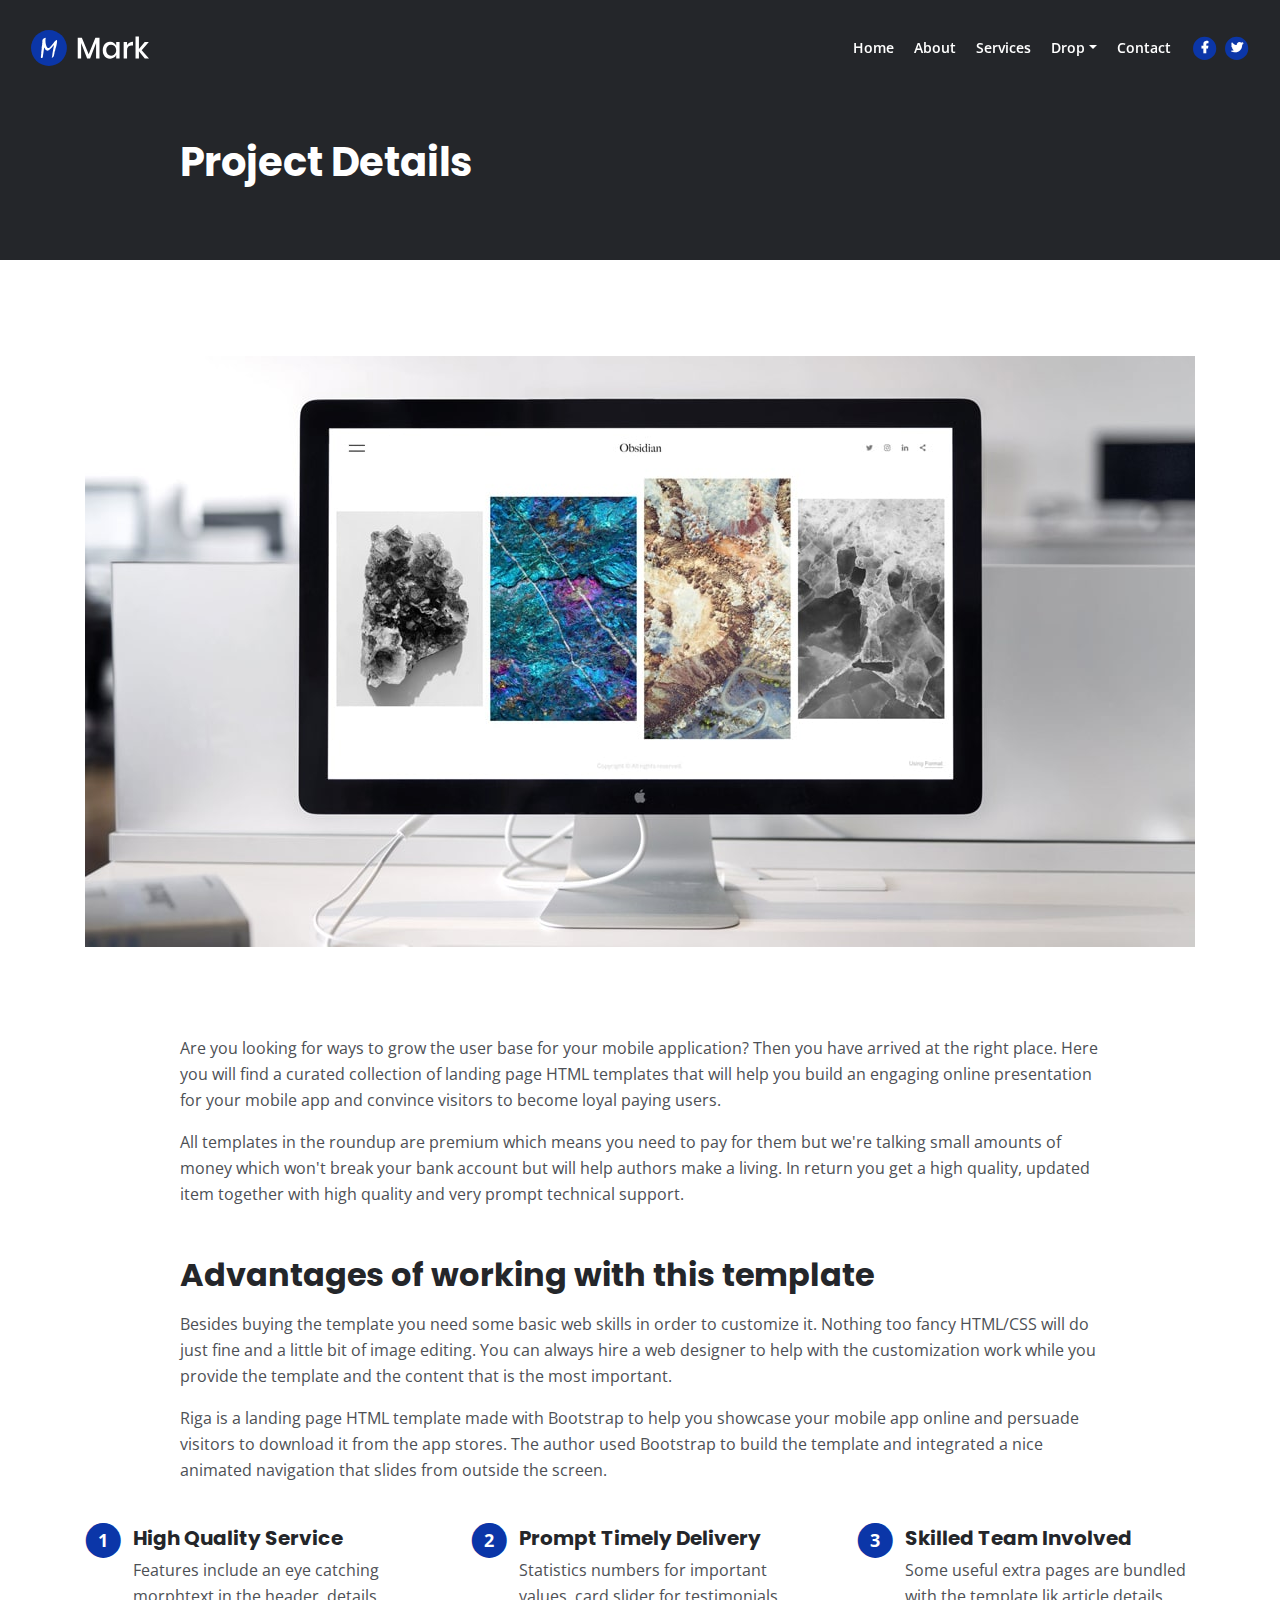
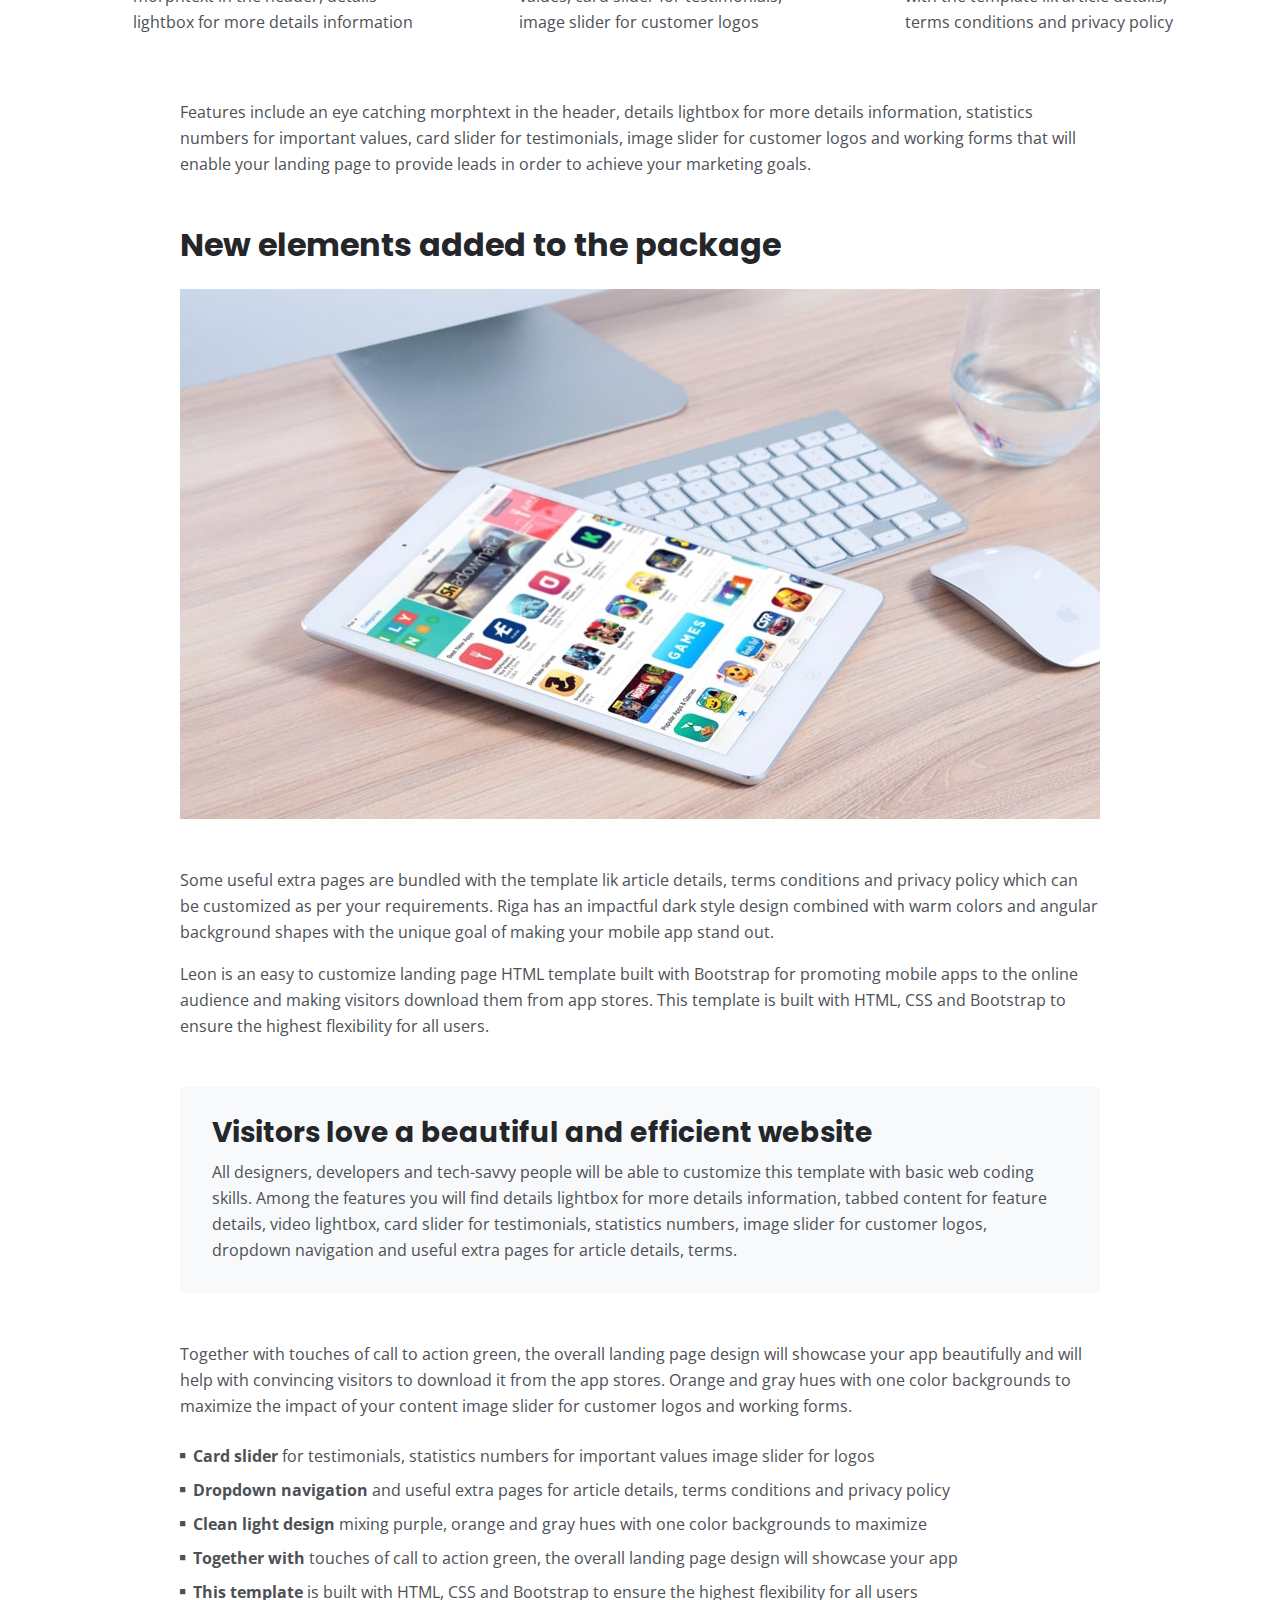
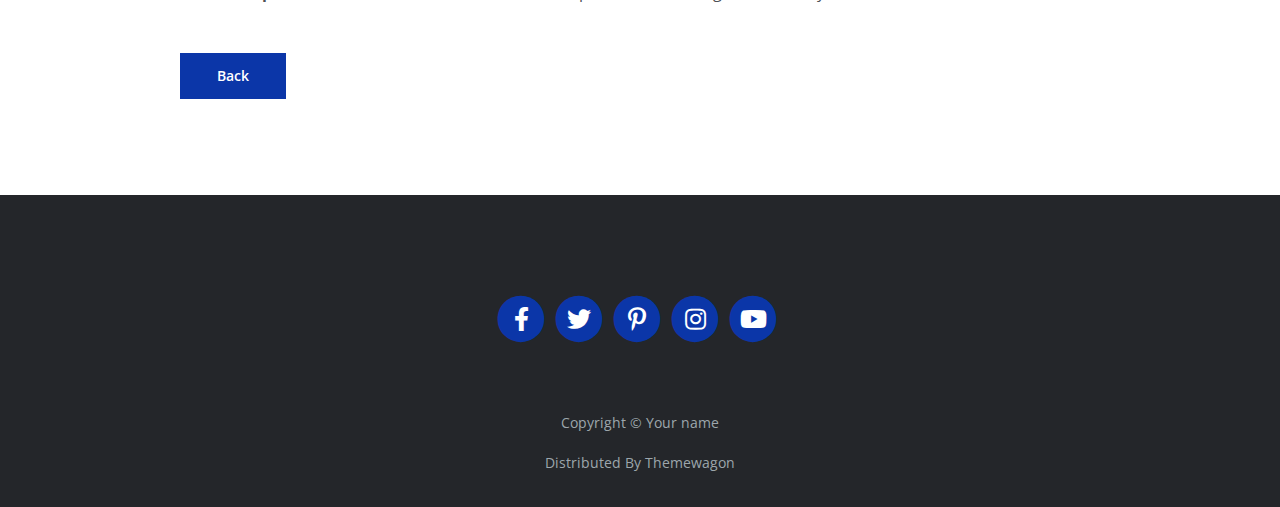
<file: mark/project.html>
<!DOCTYPE html>
<html lang="en">
<head>
    <meta charset="utf-8">
    <meta name="viewport" content="width=device-width, initial-scale=1, shrink-to-fit=no">
    
    <!-- SEO Meta Tags -->
    <meta name="description" content="Your description">
    <meta name="author" content="Your name">

    <!-- OG Meta Tags to improve the way the post looks when you share the page on Facebook, Twitter, LinkedIn -->
	<meta property="og:site_name" content="" /> <!-- website name -->
	<meta property="og:site" content="" /> <!-- website link -->
	<meta property="og:title" content=""/> <!-- title shown in the actual shared post -->
	<meta property="og:description" content="" /> <!-- description shown in the actual shared post -->
	<meta property="og:image" content="" /> <!-- image link, make sure it's jpg -->
	<meta property="og:url" content="" /> <!-- where do you want your post to link to -->
	<meta name="twitter:card" content="summary_large_image"> <!-- to have large image post format in Twitter -->

    <!-- Webpage Title -->
    <title>Project Details - Mark</title>
    
    <!-- Styles -->
    <link rel="preconnect" href="https://fonts.gstatic.com">
    <link href="https://fonts.googleapis.com/css2?family=Open+Sans:ital,wght@0,400;0,600;0,700;1,400&family=Poppins:wght@600&display=swap" rel="stylesheet">
    <link href="css/bootstrap.css" rel="stylesheet">
    <link href="css/fontawesome-all.css" rel="stylesheet">
	<link href="css/styles.css" rel="stylesheet">
	
	<!-- Favicon  -->
    <link rel="icon" href="images/favicon.png">
</head>
<body data-spy="scroll" data-target=".fixed-top">
    
    <!-- Navigation -->
    <nav class="navbar navbar-expand-lg fixed-top navbar-dark">
        <div class="container">
            
            <!-- Image Logo -->
            <a class="navbar-brand logo-image" href="index.html"><img src="images/logo.svg" alt="alternative"></a>  

            <!-- Text Logo - Use this if you don't have a graphic logo -->
            <!-- <a class="navbar-brand logo-text page-scroll" href="index.html">Mark</a> -->

            <button class="navbar-toggler p-0 border-0" type="button" data-toggle="offcanvas">
                <span class="navbar-toggler-icon"></span>
            </button>

            <div class="navbar-collapse offcanvas-collapse" id="navbarsExampleDefault">
                <ul class="navbar-nav ml-auto">
                    <li class="nav-item">
                        <a class="nav-link page-scroll" href="index.html#header">Home <span class="sr-only">(current)</span></a>
                    </li>
                    <li class="nav-item">
                        <a class="nav-link page-scroll" href="index.html#about">About</a>
                    </li>
                    <li class="nav-item">
                        <a class="nav-link page-scroll" href="index.html#services">Services</a>
                    </li>
                    <li class="nav-item dropdown">
                        <a class="nav-link dropdown-toggle" href="#" id="dropdown01" data-toggle="dropdown" aria-haspopup="true" aria-expanded="false">Drop</a>
                        <div class="dropdown-menu" aria-labelledby="dropdown01">
                            <a class="dropdown-item page-scroll" href="project.html">Project Details</a>
                            <div class="dropdown-divider"></div>
                            <a class="dropdown-item page-scroll" href="terms.html">Terms Conditions</a>
                            <div class="dropdown-divider"></div>
                            <a class="dropdown-item page-scroll" href="privacy.html">Privacy Policy</a>
                        </div>
                    </li>
                    <li class="nav-item">
                        <a class="nav-link page-scroll" href="index.html#contact">Contact</a>
                    </li>
                </ul>
                <span class="nav-item social-icons">
                    <span class="fa-stack">
                        <a href="#your-link">
                            <i class="fas fa-circle fa-stack-2x"></i>
                            <i class="fab fa-facebook-f fa-stack-1x"></i>
                        </a>
                    </span>
                    <span class="fa-stack">
                        <a href="#your-link">
                            <i class="fas fa-circle fa-stack-2x"></i>
                            <i class="fab fa-twitter fa-stack-1x"></i>
                        </a>
                    </span>
                </span>
            </div> <!-- end of navbar-collapse -->
        </div> <!-- end of container -->
    </nav> <!-- end of navbar -->
    <!-- end of navigation -->


    <!-- Header -->
    <header class="ex-header">
        <div class="container">
            <div class="row">
                <div class="col-xl-10 offset-xl-1">
                    <h1>Project Details</h1>
                </div> <!-- end of col -->
            </div> <!-- end of row -->
        </div> <!-- end of container -->
    </header> <!-- end of ex-header -->
    <!-- end of header -->


    <!-- Basic -->
    <div class="ex-basic-1 pt-5 pb-5">
        <div class="container">
            <div class="row">
                <div class="col-lg-12">
                    <img class="img-fluid mt-5 mb-3" src="images/project-details-large.jpg" alt="alternative">
                </div> <!-- end of col -->
            </div> <!-- end of row -->
        </div> <!-- end of container -->
    </div> <!-- end of ex-basic-1 -->
    <!-- end of basic -->


    <!-- Basic -->
    <div class="ex-basic-1 pt-4">
        <div class="container">
            <div class="row">
                <div class="col-xl-10 offset-xl-1">
                    <p>Are you looking for ways to grow the user base for your mobile application? Then you have arrived at the right place. Here you will find a curated collection of landing page HTML templates that will help you build an engaging online presentation for your mobile app and convince visitors to become loyal paying users.</p>
                    <p class="mb-5">All templates in the roundup are premium which means you need to pay for them but we're talking small amounts of money which won't break your bank account but will help authors make a living. In return you get a high quality, updated item together with high quality and very prompt technical support.</p>

                    <h2 class="mb-3">Advantages of working with this template</h2>
                    <p>Besides buying the template you need some basic web skills in order to customize it. Nothing too fancy HTML/CSS will do just fine and a little bit of image editing. You can always hire a web designer to help with the customization work while you provide the template and the content that is the most important.</p>
                    <p class="mb-4">Riga is a landing page HTML template made with Bootstrap to help you showcase your mobile app online and persuade visitors to download it from the app stores. The author used Bootstrap to build the template and integrated a nice animated navigation that slides from outside the screen.</p>
                </div> <!-- end of col -->
            </div> <!-- end of row -->
        </div> <!-- end of container -->
    </div> <!-- end of ex-basic-1 -->
    <!-- end of basic -->


    <!-- Cards -->
    <div class="ex-cards-1 pt-3 pb-3">
        <div class="container">
            <div class="row">
                <div class="col-lg-12">
                    
                    <!-- Card -->
                    <div class="card">
                        <ul class="list-unstyled">
                            <li class="media">
                                <span class="fa-stack">
                                    <span class="fas fa-circle fa-stack-2x"></span>
                                    <span class="fa-stack-1x">1</span>
                                </span>
                                <div class="media-body">
                                    <h5>High Quality Service</h5>
                                    <p>Features include an eye catching morphtext in the header, details lightbox for more details information</p>
                                </div>
                            </li>
                        </ul>
                    </div> <!-- end of card -->
                    <!-- end of card -->

                    <!-- Card -->
                    <div class="card">
                        <ul class="list-unstyled">
                            <li class="media">
                                <span class="fa-stack">
                                    <span class="fas fa-circle fa-stack-2x"></span>
                                    <span class="fa-stack-1x">2</span>
                                </span>
                                <div class="media-body">
                                    <h5>Prompt Timely Delivery</h5>
                                    <p>Statistics numbers for important values, card slider for testimonials, image slider for customer logos</p>
                                </div>
                            </li>
                        </ul>
                    </div> <!-- end of card -->
                    <!-- end of card -->

                    <!-- Card -->
                    <div class="card">
                        <ul class="list-unstyled">
                            <li class="media">
                                <span class="fa-stack">
                                    <span class="fas fa-circle fa-stack-2x"></span>
                                    <span class="fa-stack-1x">3</span>
                                </span>
                                <div class="media-body">
                                    <h5>Skilled Team Involved</h5>
                                    <p>Some useful extra pages are bundled with the template lik article details, terms conditions and privacy policy</p>
                                </div>
                            </li>
                        </ul>
                    </div> <!-- end of card -->
                    <!-- end of card -->

                </div> <!-- end of col -->   
            </div> <!-- end of row -->   
        </div> <!-- end of container -->   
    </div> <!-- end of ex-cards-1 -->
    <!-- end of cards -->


    <!-- Basic -->
    <div class="ex-basic-1 pt-3 pb-5">
        <div class="container">
            <div class="row">
                <div class="col-xl-10 offset-xl-1">
                    <p class="mb-5">Features include an eye catching morphtext in the header, details lightbox for more details information, statistics numbers for important values, card slider for testimonials, image slider for customer logos and working forms that will enable your landing page to provide leads in order to achieve your marketing goals.</p>
                    
                    <h2 class="mb-4">New elements added to the package</h2>
                    <img class="img-fluid mb-5" src="images/project-details-small.jpg" alt="alternative">
                    <p>Some useful extra pages are bundled with the template lik article details, terms conditions and privacy policy which can be customized as per your requirements. Riga has an impactful dark style design combined with warm colors and angular background shapes with the unique goal of making your mobile app stand out.</p>
                    <p class="mb-5">Leon is an easy to customize landing page HTML template built with Bootstrap for promoting mobile apps to the online audience and making visitors download them from app stores. This template is built with HTML, CSS and Bootstrap to ensure the highest flexibility for all users.</p>
                    <div class="text-box mb-5">
                        <h3>Visitors love a beautiful and efficient website</h3>
                        <p>All designers, developers and tech-savvy people will be able to customize this template with basic web coding skills. Among the features you will find details lightbox for more details information, tabbed content for feature details, video lightbox, card slider for testimonials, statistics numbers, image slider for customer logos, dropdown navigation and useful extra pages for article details, terms.</p>
                    </div> <!-- end of text-box -->
                    <p class="mb-4">Together with touches of call to action green, the overall landing page design will showcase your app beautifully and will help with convincing visitors to download it from the app stores. Orange and gray hues with one color backgrounds to maximize the impact of your content image slider for customer logos and working forms.</p>
                    <ul class="list-unstyled li-space-lg mb-5">
                        <li class="media">
                            <i class="fas fa-square"></i>
                            <div class="media-body"><strong>Card slider</strong> for testimonials, statistics numbers for important values image slider for logos</div>
                        </li>
                        <li class="media">
                            <i class="fas fa-square"></i>
                            <div class="media-body"><strong>Dropdown navigation</strong> and useful extra pages for article details, terms conditions and privacy policy</div>
                        </li>
                        <li class="media">
                            <i class="fas fa-square"></i>
                            <div class="media-body"><strong>Clean light design</strong> mixing purple, orange and gray hues with one color backgrounds to maximize</div>
                        </li>
                        <li class="media">
                            <i class="fas fa-square"></i>
                            <div class="media-body"><strong>Together with</strong> touches of call to action green, the overall landing page design will showcase your app</div>
                        </li>
                        <li class="media">
                            <i class="fas fa-square"></i>
                            <div class="media-body"><strong>This template</strong> is built with HTML, CSS and Bootstrap to ensure the highest flexibility for all users</div>
                        </li>
                    </ul>

                    <a class="btn-solid-reg mb-5" href="index.html">Back</a>
                </div> <!-- end of col -->
            </div> <!-- end of row -->
        </div> <!-- end of container -->
    </div> <!-- end of ex-basic-1 -->
    <!-- end of basic -->


    <!-- Footer -->
    <div class="footer bg-gray">
        <div class="container">
            <div class="row">
                <div class="col-lg-12">
                    <div class="social-container">
                        <span class="fa-stack">
                            <a href="#your-link">
                                <i class="fas fa-circle fa-stack-2x"></i>
                                <i class="fab fa-facebook-f fa-stack-1x"></i>
                            </a>
                        </span>
                        <span class="fa-stack">
                            <a href="#your-link">
                                <i class="fas fa-circle fa-stack-2x"></i>
                                <i class="fab fa-twitter fa-stack-1x"></i>
                            </a>
                        </span>
                        <span class="fa-stack">
                            <a href="#your-link">
                                <i class="fas fa-circle fa-stack-2x"></i>
                                <i class="fab fa-pinterest-p fa-stack-1x"></i>
                            </a>
                        </span>
                        <span class="fa-stack">
                            <a href="#your-link">
                                <i class="fas fa-circle fa-stack-2x"></i>
                                <i class="fab fa-instagram fa-stack-1x"></i>
                            </a>
                        </span>
                        <span class="fa-stack">
                            <a href="#your-link">
                                <i class="fas fa-circle fa-stack-2x"></i>
                                <i class="fab fa-youtube fa-stack-1x"></i>
                            </a>
                        </span>
                    </div> <!-- end of social-container -->
                </div> <!-- end of col -->
            </div> <!-- end of row -->
        </div> <!-- end of container -->
    </div> <!-- end of footer -->  
    <!-- end of footer -->


    <!-- Copyright -->
    <div class="copyright bg-gray">
        <div class="container">
            <div class="row">
                <div class="col-lg-12">
                    <p class="p-small">Copyright © <a class="no-line" href="#your-link">Your name</a></p>
                </div> <!-- end of col -->
            </div> <!-- enf of row -->
        </div> <!-- end of container -->


        <div class="container">
            <div class="row">
                <div class="col-lg-12">
                    <p class="p-small">Distributed By <a class="no-line" href="https://themewagon.com/">Themewagon</a></p>
                </div> <!-- end of col -->
            </div> <!-- enf of row -->
        </div> <!-- end of container -->
    </div> <!-- end of copyright --> 
    <!-- end of copyright -->
    
    	
    <!-- Scripts -->
    <script src="js/jquery.min.js"></script> <!-- jQuery for Bootstrap's JavaScript plugins -->
    <script src="js/bootstrap.min.js"></script> <!-- Bootstrap framework -->
    <script src="js/jquery.easing.min.js"></script> <!-- jQuery Easing for smooth scrolling between anchors -->
    <script src="js/scripts.js"></script> <!-- Custom scripts -->
</body>
</html>
</file>
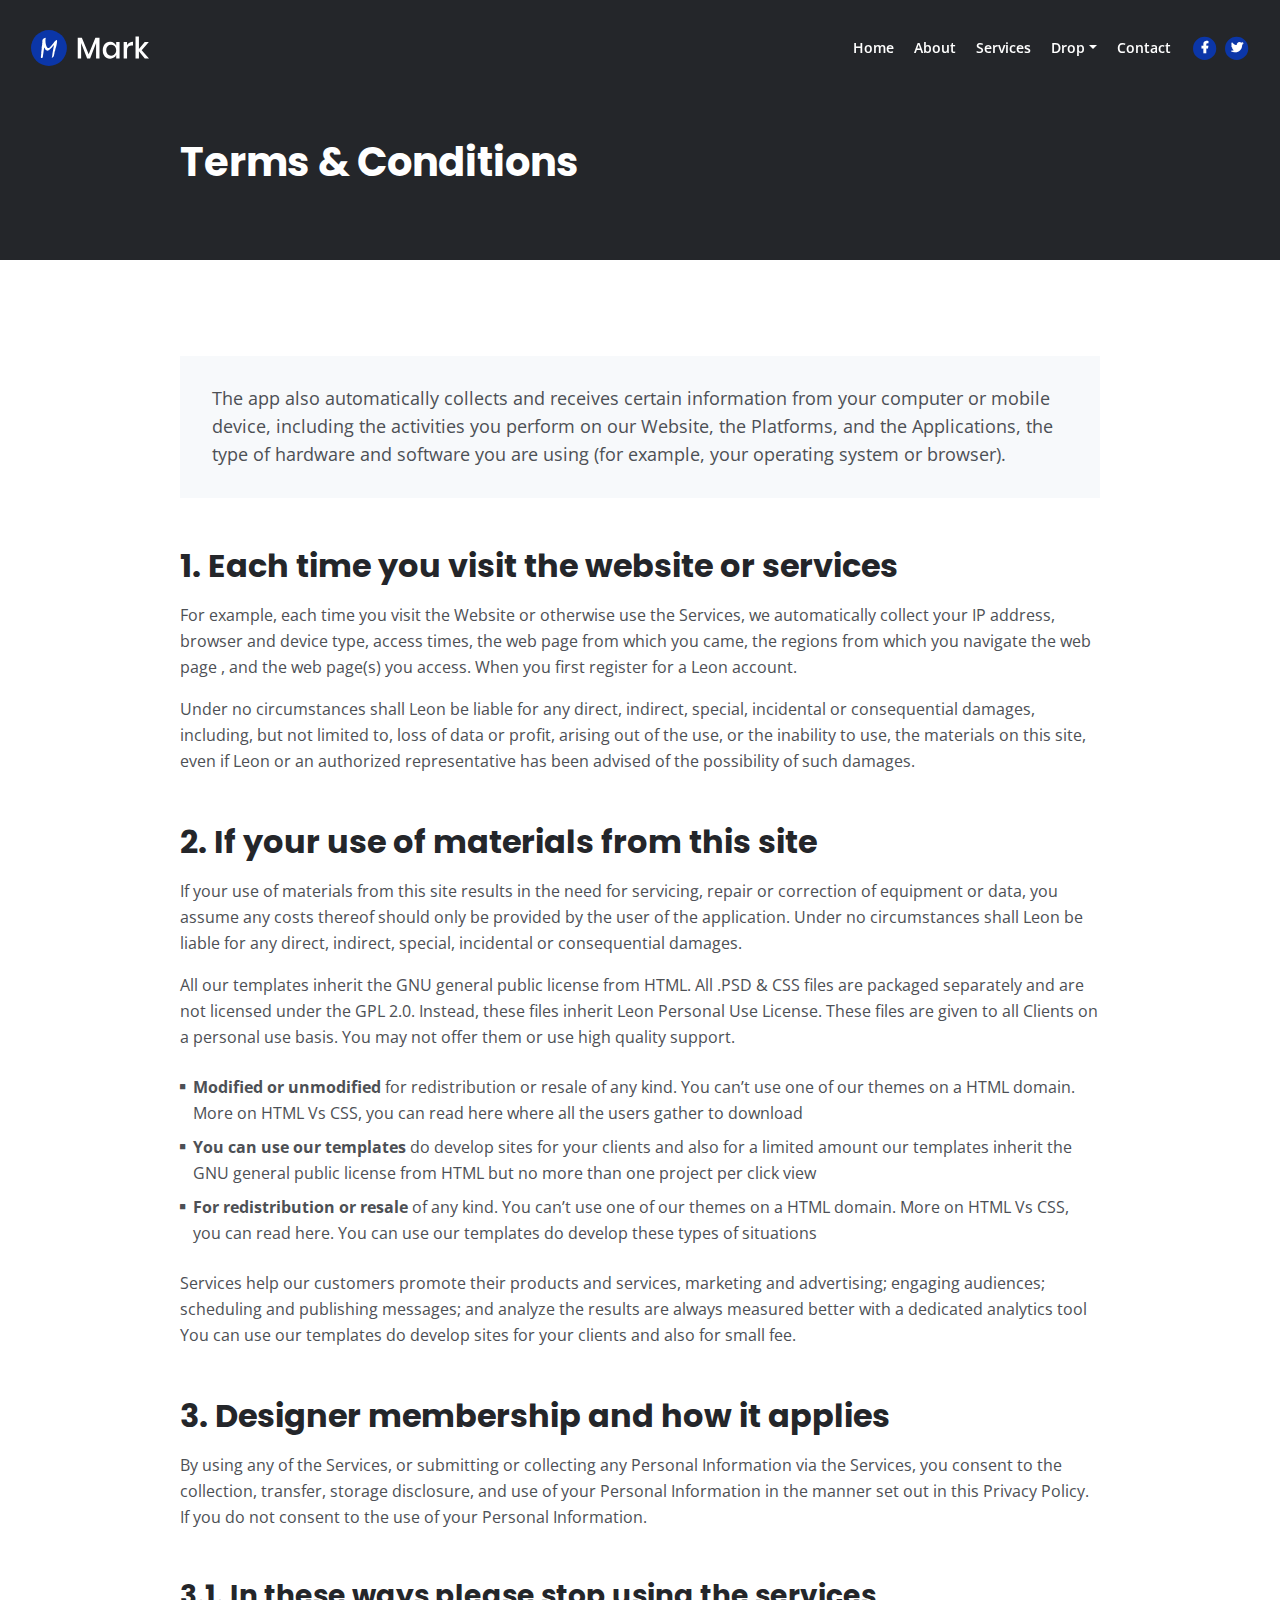
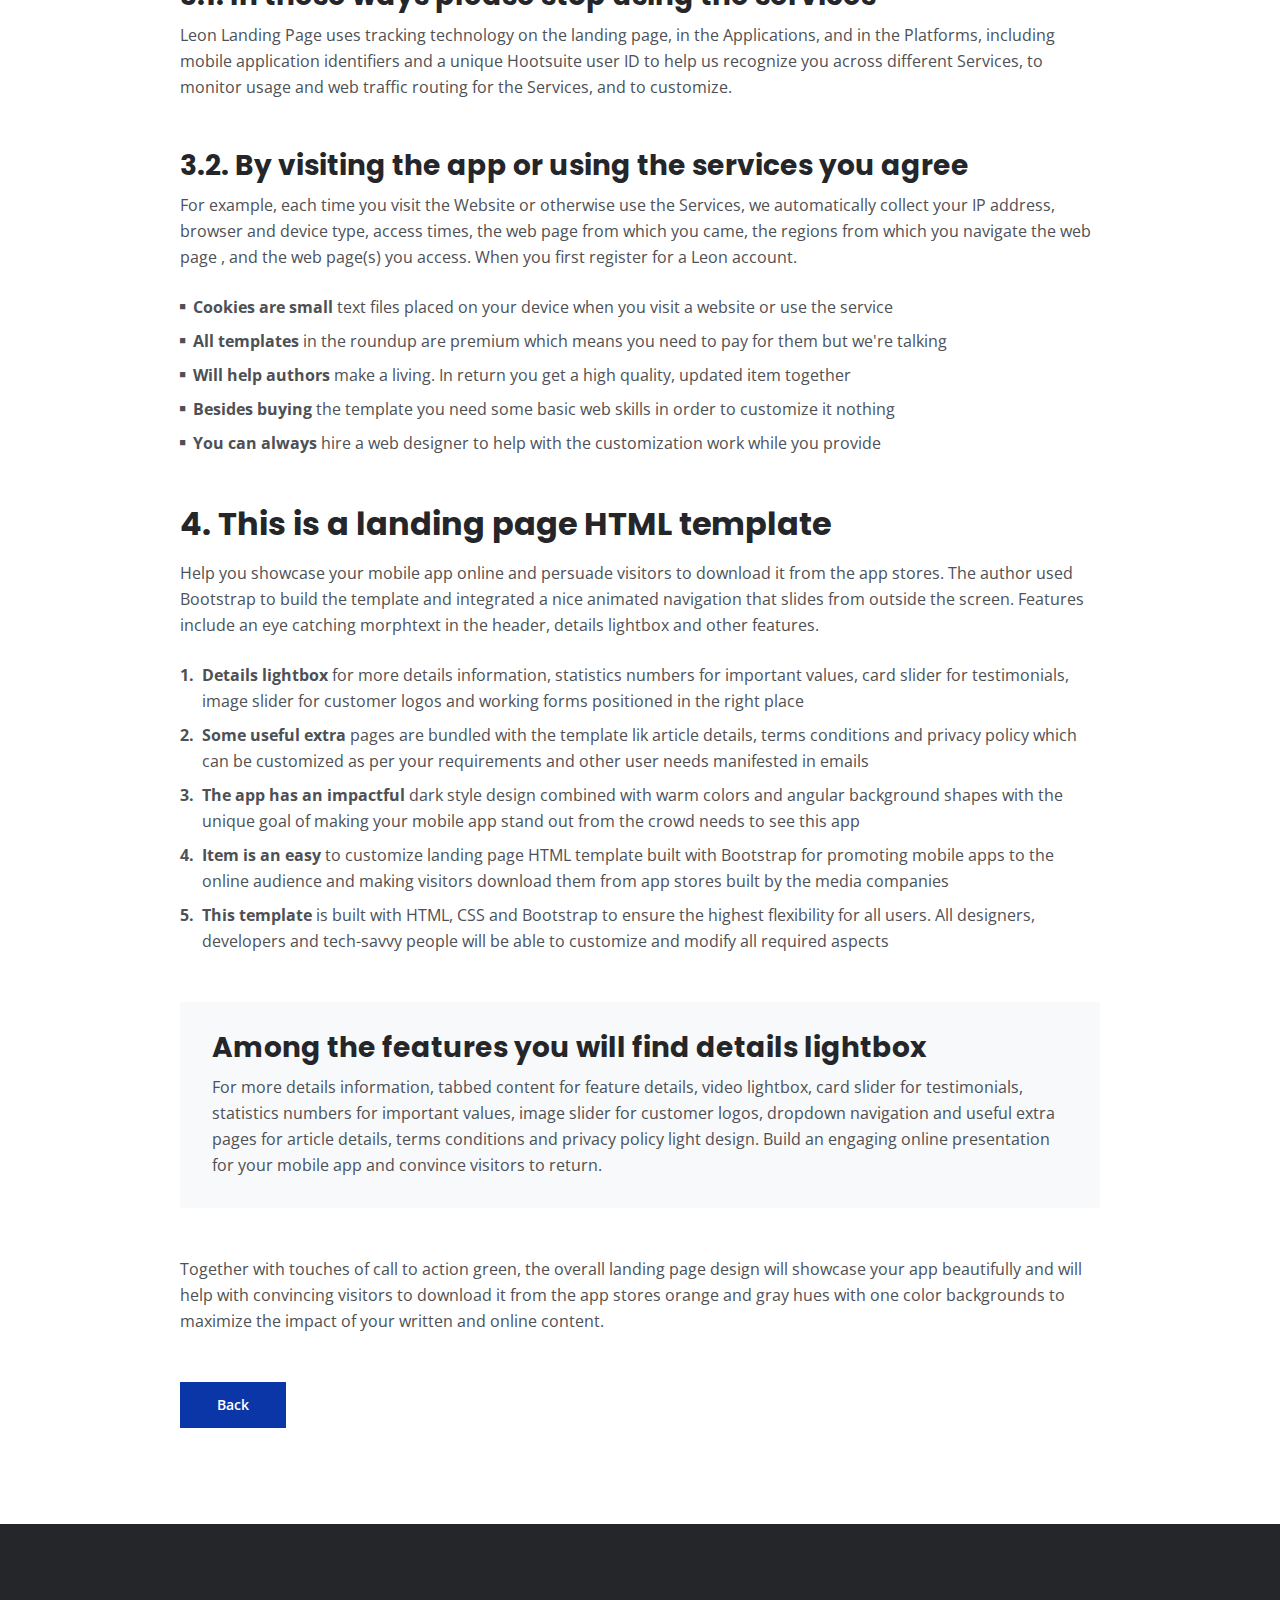
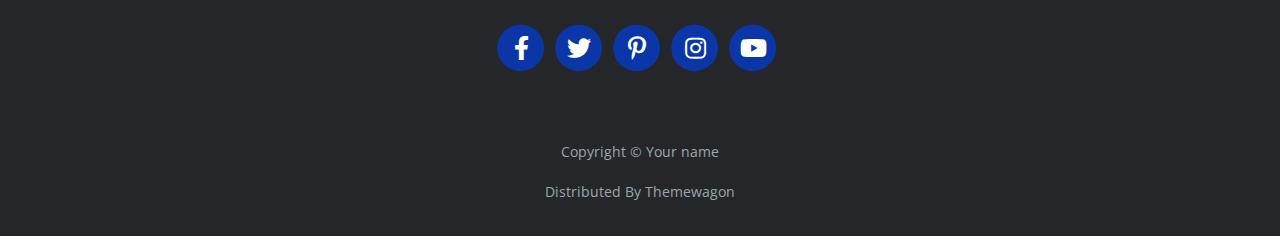
<file: mark/terms.html>
<!DOCTYPE html>
<html lang="en">
<head>
    <meta charset="utf-8">
    <meta name="viewport" content="width=device-width, initial-scale=1, shrink-to-fit=no">
    
    <!-- SEO Meta Tags -->
    <meta name="description" content="Your description">
    <meta name="author" content="Your name">

    <!-- OG Meta Tags to improve the way the post looks when you share the page on Facebook, Twitter, LinkedIn -->
	<meta property="og:site_name" content="" /> <!-- website name -->
	<meta property="og:site" content="" /> <!-- website link -->
	<meta property="og:title" content=""/> <!-- title shown in the actual shared post -->
	<meta property="og:description" content="" /> <!-- description shown in the actual shared post -->
	<meta property="og:image" content="" /> <!-- image link, make sure it's jpg -->
	<meta property="og:url" content="" /> <!-- where do you want your post to link to -->
	<meta name="twitter:card" content="summary_large_image"> <!-- to have large image post format in Twitter -->

    <!-- Webpage Title -->
    <title>Terms & Conditions - Mark</title>
    
    <!-- Styles -->
    <link rel="preconnect" href="https://fonts.gstatic.com">
    <link href="https://fonts.googleapis.com/css2?family=Open+Sans:ital,wght@0,400;0,600;0,700;1,400&family=Poppins:wght@600&display=swap" rel="stylesheet">
    <link href="css/bootstrap.css" rel="stylesheet">
    <link href="css/fontawesome-all.css" rel="stylesheet">
	<link href="css/styles.css" rel="stylesheet">
	
	<!-- Favicon  -->
    <link rel="icon" href="images/favicon.png">
</head>
<body data-spy="scroll" data-target=".fixed-top">
    
    <!-- Navigation -->
    <nav class="navbar navbar-expand-lg fixed-top navbar-dark">
        <div class="container">
            
            <!-- Image Logo -->
            <a class="navbar-brand logo-image" href="index.html"><img src="images/logo.svg" alt="alternative"></a>  

            <!-- Text Logo - Use this if you don't have a graphic logo -->
            <!-- <a class="navbar-brand logo-text page-scroll" href="index.html">Mark</a> -->

            <button class="navbar-toggler p-0 border-0" type="button" data-toggle="offcanvas">
                <span class="navbar-toggler-icon"></span>
            </button>

            <div class="navbar-collapse offcanvas-collapse" id="navbarsExampleDefault">
                <ul class="navbar-nav ml-auto">
                    <li class="nav-item">
                        <a class="nav-link page-scroll" href="index.html#header">Home <span class="sr-only">(current)</span></a>
                    </li>
                    <li class="nav-item">
                        <a class="nav-link page-scroll" href="index.html#about">About</a>
                    </li>
                    <li class="nav-item">
                        <a class="nav-link page-scroll" href="index.html#services">Services</a>
                    </li>
                    <li class="nav-item dropdown">
                        <a class="nav-link dropdown-toggle" href="#" id="dropdown01" data-toggle="dropdown" aria-haspopup="true" aria-expanded="false">Drop</a>
                        <div class="dropdown-menu" aria-labelledby="dropdown01">
                            <a class="dropdown-item page-scroll" href="project.html">Project Details</a>
                            <div class="dropdown-divider"></div>
                            <a class="dropdown-item page-scroll" href="terms.html">Terms Conditions</a>
                            <div class="dropdown-divider"></div>
                            <a class="dropdown-item page-scroll" href="privacy.html">Privacy Policy</a>
                        </div>
                    </li>
                    <li class="nav-item">
                        <a class="nav-link page-scroll" href="index.html#contact">Contact</a>
                    </li>
                </ul>
                <span class="nav-item social-icons">
                    <span class="fa-stack">
                        <a href="#your-link">
                            <i class="fas fa-circle fa-stack-2x"></i>
                            <i class="fab fa-facebook-f fa-stack-1x"></i>
                        </a>
                    </span>
                    <span class="fa-stack">
                        <a href="#your-link">
                            <i class="fas fa-circle fa-stack-2x"></i>
                            <i class="fab fa-twitter fa-stack-1x"></i>
                        </a>
                    </span>
                </span>
            </div> <!-- end of navbar-collapse -->
        </div> <!-- end of container -->
    </nav> <!-- end of navbar -->
    <!-- end of navigation -->


    <!-- Header -->
    <header class="ex-header">
        <div class="container">
            <div class="row">
                <div class="col-xl-10 offset-xl-1">
                    <h1>Terms & Conditions</h1>
                </div> <!-- end of col -->
            </div> <!-- end of row -->
        </div> <!-- end of container -->
    </header> <!-- end of ex-header -->
    <!-- end of header -->


    <!-- Basic -->
    <div class="ex-basic-1 pt-5 pb-5">
        <div class="container">
            <div class="row">
                <div class="col-xl-10 offset-xl-1">
                    <div class="text-box mt-5 mb-5">
                        <p class="p-large">The app also automatically collects and receives certain information from your computer or mobile device, including the activities you perform on our Website, the Platforms, and the Applications, the type of hardware and software you are using (for example, your operating system or browser).</p>
                    </div> <!-- end of text-box -->

                    <h2 class="mb-3">1. Each time you visit the website or services</h2>
                    <p>For example, each time you visit the Website or otherwise use the Services, we automatically collect your IP address, browser and device type, access times, the web page from which you came, the regions from which you navigate the web page , and the web page(s) you access. When you first register for a Leon account.</p>
                    <p class="mb-5">Under no circumstances shall Leon be liable for any direct, indirect, special, incidental or consequential damages, including, but not limited to, loss of data or profit, arising out of the use, or the inability to use, the materials on this site, even if Leon or an authorized representative has been advised of the possibility of such damages.</p>

                    <h2 class="mb-3">2. If your use of materials from this site</h2>
                    <p>If your use of materials from this site results in the need for servicing, repair or correction of equipment or data, you assume any costs thereof should only be provided by the user of the application. Under no circumstances shall Leon be liable for any direct, indirect, special, incidental or consequential damages.</p>
                    <p class="mb-4">All our templates inherit the GNU general public license from HTML. All .PSD & CSS files are packaged separately and are not licensed under the GPL 2.0. Instead, these files inherit Leon Personal Use License. These files are given to all Clients on a personal use basis. You may not offer them or use high quality support.</p>
                    <ul class="list-unstyled li-space-lg mb-4">
                        <li class="media">
                            <i class="fas fa-square"></i>
                            <div class="media-body"><strong>Modified or unmodified</strong> for redistribution or resale of any kind. You can’t use one of our themes on a HTML domain. More on HTML Vs CSS, you can read here where all the users gather to download</div>
                        </li>
                        <li class="media">
                            <i class="fas fa-square"></i>
                            <div class="media-body"><strong>You can use our templates</strong>  do develop sites for your clients and also for a limited amount our templates inherit the GNU general public license from HTML but no more than one project per click view</div>
                        </li>
                        <li class="media">
                            <i class="fas fa-square"></i>
                            <div class="media-body"><strong>For redistribution or resale</strong> of any kind. You can’t use one of our themes on a HTML domain. More on HTML Vs CSS, you can read here. You can use our templates do develop these types of situations</div>
                        </li>
                    </ul>
                    <p class="mb-5">Services help our customers promote their products and services, marketing and advertising; engaging audiences; scheduling and publishing messages; and analyze the results are always measured better with a dedicated analytics tool You can use our templates do develop sites for your clients and also for small fee.</p>

                    <h2 class="mb-3">3. Designer membership and how it applies</h2>
                    <p class="mb-5">By using any of the Services, or submitting or collecting any Personal Information via the Services, you consent to the collection, transfer, storage disclosure, and use of your Personal Information in the manner set out in this Privacy Policy. If you do not consent to the use of your Personal Information.</p>
                    <h3>3.1. In these ways please stop using the services</h3>
                    <p class="mb-5">Leon Landing Page uses tracking technology on the landing page, in the Applications, and in the Platforms, including mobile application identifiers and a unique Hootsuite user ID to help us recognize you across different Services, to monitor usage and web traffic routing for the Services, and to customize.</p>
                    <h3>3.2. By visiting the app or using the services you agree</h3>
                    <p class="mb-4">For example, each time you visit the Website or otherwise use the Services, we automatically collect your IP address, browser and device type, access times, the web page from which you came, the regions from which you navigate the web page , and the web page(s) you access. When you first register for a Leon account.</p>
                    <ul class="list-unstyled li-space-lg mb-5">
                        <li class="media">
                            <i class="fas fa-square"></i>
                            <div class="media-body"><strong>Cookies are small</strong> text files placed on your device when you visit a website or use the service</div>
                        </li>
                        <li class="media">
                            <i class="fas fa-square"></i>
                            <div class="media-body"><strong>All templates</strong> in the roundup are premium which means you need to pay for them but we're talking</div>
                        </li>
                        <li class="media">
                            <i class="fas fa-square"></i>
                            <div class="media-body"><strong>Will help authors </strong> make a living. In return you get a high quality, updated item together</div>
                        </li>
                        <li class="media">
                            <i class="fas fa-square"></i>
                            <div class="media-body"><strong>Besides buying</strong> the template you need some basic web skills in order to customize it nothing</div>
                        </li>
                        <li class="media">
                            <i class="fas fa-square"></i>
                            <div class="media-body"><strong>You can always</strong> hire a web designer to help with the customization work while you provide</div>
                        </li>
                    </ul>
                    
                    <h2 class="mb-3">4. This is a landing page HTML template</h2>
                    <p class="mb-4">Help you showcase your mobile app online and persuade visitors to download it from the app stores. The author used Bootstrap to build the template and integrated a nice animated navigation that slides from outside the screen. Features include an eye catching morphtext in the header, details lightbox and other features.</p>
                    <ul class="list-unstyled li-space-lg mb-5">
                        <li class="media">
                            <strong>1.</strong>
                            <div class="media-body"><strong>Details lightbox</strong> for more details information, statistics numbers for important values, card slider for testimonials, image slider for customer logos and working forms positioned in the right place</div>
                        </li>
                        <li class="media">
                            <strong>2.</strong>
                            <div class="media-body"><strong>Some useful extra</strong> pages are bundled with the template lik article details, terms conditions and privacy policy which can be customized as per your requirements and other user needs manifested in emails</div>
                        </li>
                        <li class="media">
                            <strong>3.</strong>
                            <div class="media-body"><strong>The app has an impactful</strong> dark style design combined with warm colors and angular background shapes with the unique goal of making your mobile app stand out from the crowd needs to see this app</div>
                        </li>
                        <li class="media">
                            <strong>4.</strong>
                            <div class="media-body"><strong>Item is an easy</strong> to customize landing page HTML template built with Bootstrap for promoting mobile apps to the online audience and making visitors download them from app stores built by the media companies</div>
                        </li>
                        <li class="media">
                            <strong>5.</strong>
                            <div class="media-body"><strong>This template</strong> is built with HTML, CSS and Bootstrap to ensure the highest flexibility for all users. All designers, developers and tech-savvy people will be able to customize and modify all required aspects</div>
                        </li>
                    </ul>
                    
                    <div class="text-box mb-5">
                        <h3>Among the features you will find details lightbox</h3>
                        <p>For more details information, tabbed content for feature details, video lightbox, card slider for testimonials, statistics numbers for important values, image slider for customer logos, dropdown navigation and useful extra pages for article details, terms conditions and privacy policy light design. Build an engaging online presentation for your mobile app and convince visitors to return.</p>
                    </div> <!-- end of text-box -->
                    <p class="mb-5">Together with touches of call to action green, the overall landing page design will showcase your app beautifully and will help with convincing visitors to download it from the app stores orange and gray hues with one color backgrounds to maximize the impact of your written and online content.</p>
                    
                    <a class="btn-solid-reg mb-5" href="index.html">Back</a>
                </div> <!-- end of col -->
            </div> <!-- end of row -->
        </div> <!-- end of container -->
    </div> <!-- end of ex-basic-1 -->
    <!-- end of basic -->


    <!-- Footer -->
    <div class="footer bg-gray">
        <div class="container">
            <div class="row">
                <div class="col-lg-12">
                    <div class="social-container">
                        <span class="fa-stack">
                            <a href="#your-link">
                                <i class="fas fa-circle fa-stack-2x"></i>
                                <i class="fab fa-facebook-f fa-stack-1x"></i>
                            </a>
                        </span>
                        <span class="fa-stack">
                            <a href="#your-link">
                                <i class="fas fa-circle fa-stack-2x"></i>
                                <i class="fab fa-twitter fa-stack-1x"></i>
                            </a>
                        </span>
                        <span class="fa-stack">
                            <a href="#your-link">
                                <i class="fas fa-circle fa-stack-2x"></i>
                                <i class="fab fa-pinterest-p fa-stack-1x"></i>
                            </a>
                        </span>
                        <span class="fa-stack">
                            <a href="#your-link">
                                <i class="fas fa-circle fa-stack-2x"></i>
                                <i class="fab fa-instagram fa-stack-1x"></i>
                            </a>
                        </span>
                        <span class="fa-stack">
                            <a href="#your-link">
                                <i class="fas fa-circle fa-stack-2x"></i>
                                <i class="fab fa-youtube fa-stack-1x"></i>
                            </a>
                        </span>
                    </div> <!-- end of social-container -->
                </div> <!-- end of col -->
            </div> <!-- end of row -->
        </div> <!-- end of container -->
    </div> <!-- end of footer -->  
    <!-- end of footer -->


    <!-- Copyright -->
    <div class="copyright bg-gray">
        <div class="container">
            <div class="row">
                <div class="col-lg-12">
                    <p class="p-small">Copyright © <a class="no-line" href="#your-link">Your name</a></p>
                </div> <!-- end of col -->
            </div> <!-- enf of row -->
        </div> <!-- end of container -->

        <div class="container">
            <div class="row">
                <div class="col-lg-12">
                    <p class="p-small">Distributed By <a class="no-line" href="https://themewagon.com/">Themewagon</a></p>
                </div> <!-- end of col -->
            </div> <!-- enf of row -->
        </div> <!-- end of container -->
    </div> <!-- end of copyright --> 
    <!-- end of copyright -->
    
    	
    <!-- Scripts -->
    <script src="js/jquery.min.js"></script> <!-- jQuery for Bootstrap's JavaScript plugins -->
    <script src="js/bootstrap.min.js"></script> <!-- Bootstrap framework -->
    <script src="js/jquery.easing.min.js"></script> <!-- jQuery Easing for smooth scrolling between anchors -->
    <script src="js/scripts.js"></script> <!-- Custom scripts -->
</body>
</html>
</file>
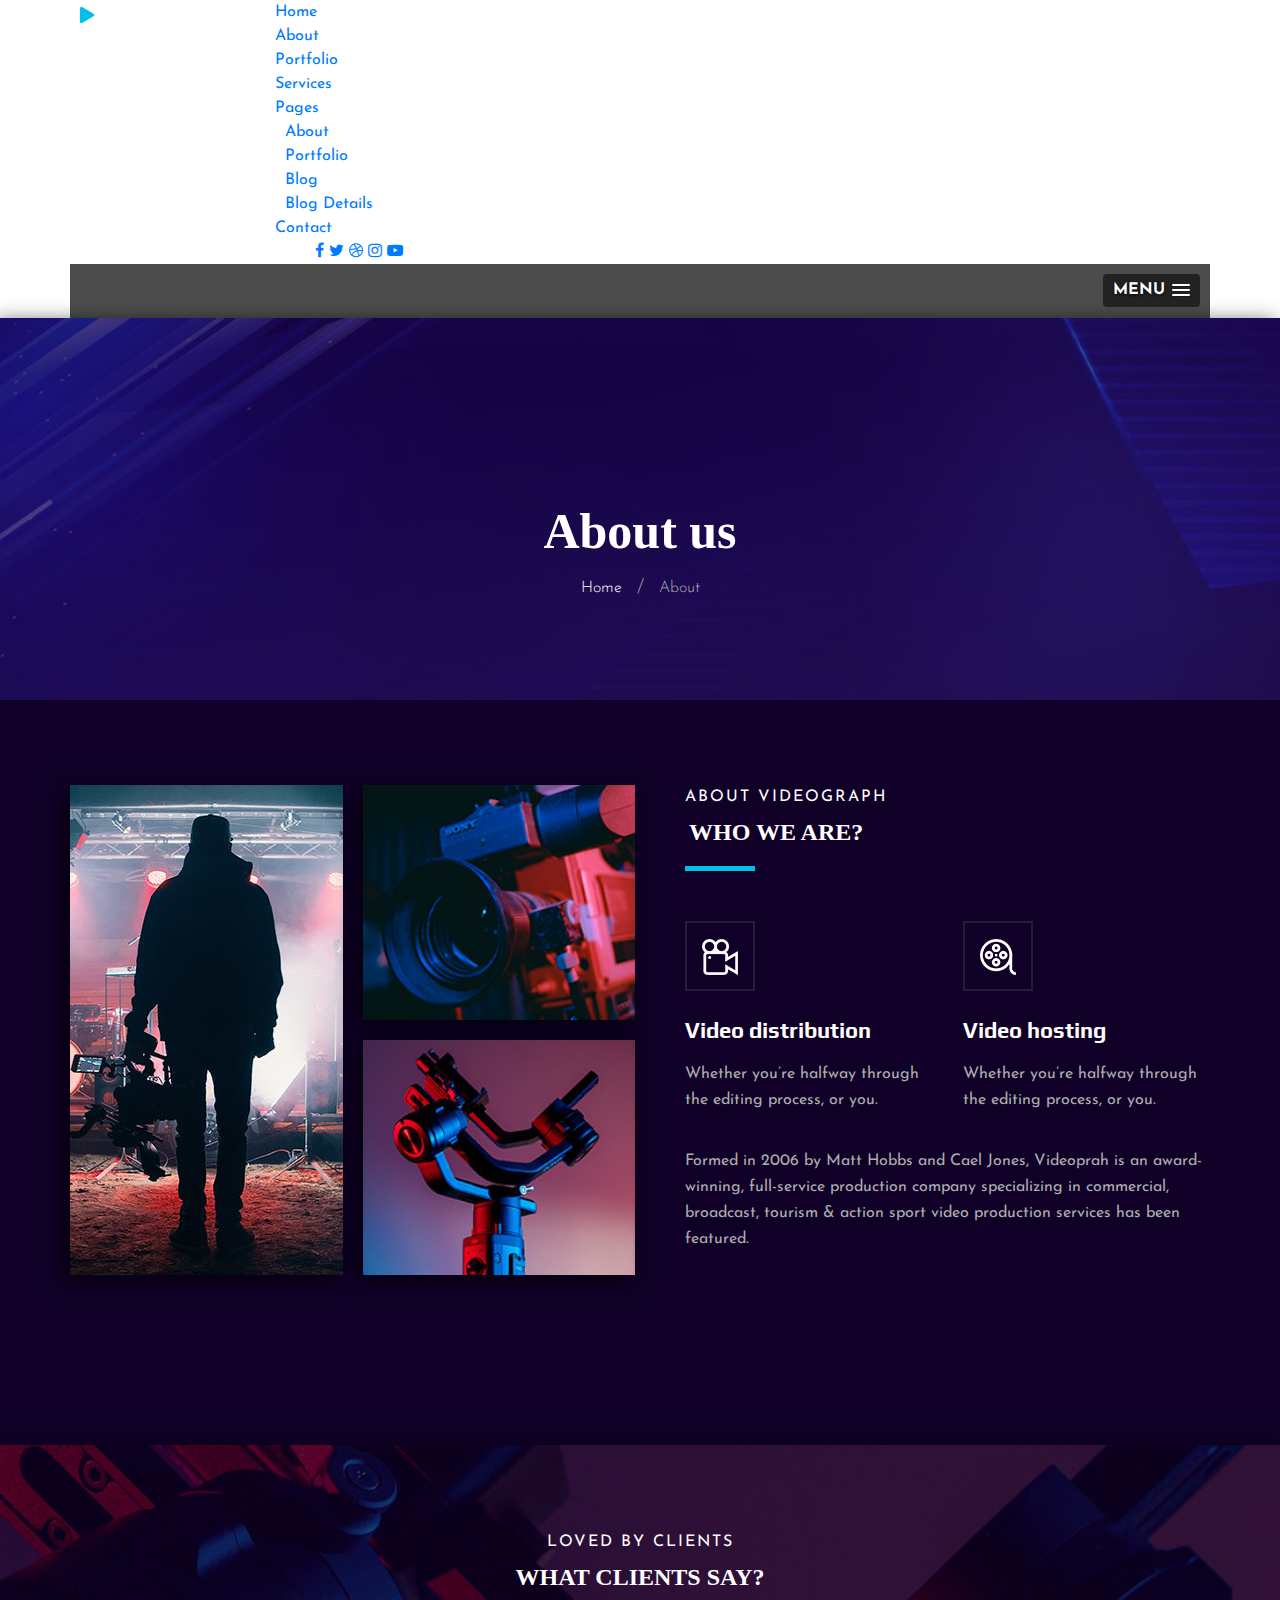
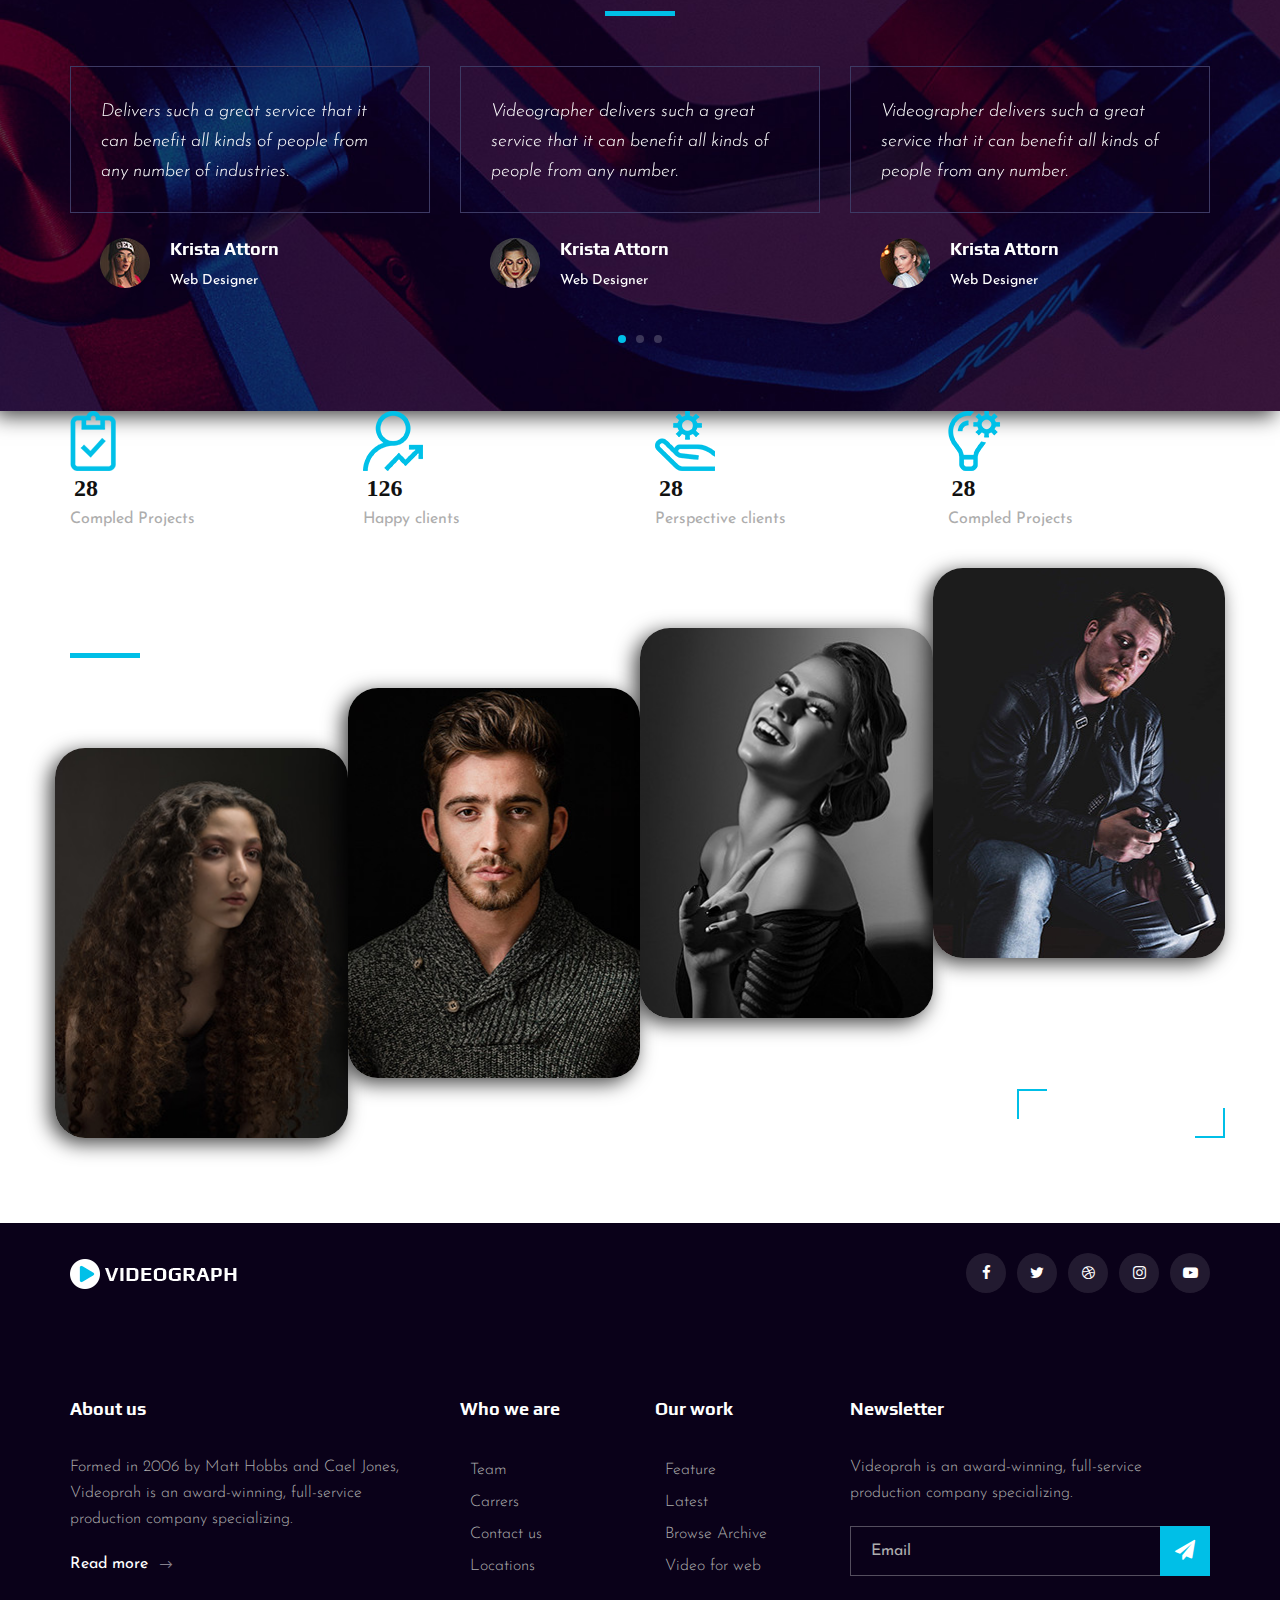
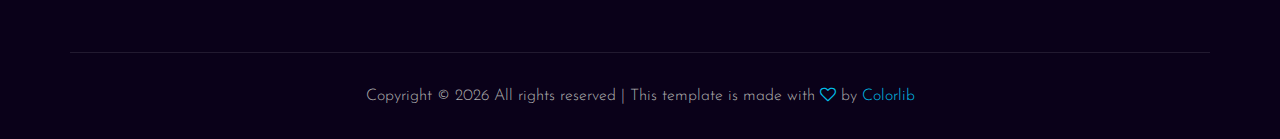
<file: videograph-master/about.html>
<!DOCTYPE html>
<html lang="zxx">

<head>
    <meta charset="UTF-8">
    <meta name="description" content="Videograph Template">
    <meta name="keywords" content="Videograph, unica, creative, html">
    <meta name="viewport" content="width=device-width, initial-scale=1.0">
    <meta http-equiv="X-UA-Compatible" content="ie=edge">
    <title>Videograph | Template</title>

    <!-- Google Font -->
    <link href="https://fonts.googleapis.com/css2?family=Play:wght@400;700&display=swap" rel="stylesheet">
    <link href="https://fonts.googleapis.com/css2?family=Josefin+Sans:wght@300;400;500;600;700&display=swap"
        rel="stylesheet">

    <!-- Css Styles -->
    <link rel="stylesheet" href="css/bootstrap.min.css" type="text/css">
    <link rel="stylesheet" href="css/font-awesome.min.css" type="text/css">
    <link rel="stylesheet" href="css/elegant-icons.css" type="text/css">
    <link rel="stylesheet" href="css/owl.carousel.min.css" type="text/css">
    <link rel="stylesheet" href="css/magnific-popup.css" type="text/css">
    <link rel="stylesheet" href="css/slicknav.min.css" type="text/css">
    <link rel="stylesheet" href="css/style.css" type="text/css">
</head>

<body>
    <!-- Page Preloder -->
    <div id="preloder">
        <div class="loader"></div>
    </div>

    <!-- Header Section Begin -->
    <header class="header">
        <div class="container">
            <div class="row">
                <div class="col-lg-2">
                    <div class="header__logo">
                        <a href="./index.html"><img src="img/logo.png" alt=""></a>
                    </div>
                </div>
                <div class="col-lg-10">
                    <div class="header__nav__option">
                        <nav class="header__nav__menu mobile-menu">
                            <ul>
                                <li><a href="./index.html">Home</a></li>
                                <li class="active"><a href="./about.html">About</a></li>
                                <li><a href="./portfolio.html">Portfolio</a></li>
                                <li><a href="./services.html">Services</a></li>
                                <li><a href="#">Pages</a>
                                    <ul class="dropdown">
                                        <li><a href="./about.html">About</a></li>
                                        <li><a href="./portfolio.html">Portfolio</a></li>
                                        <li><a href="./blog.html">Blog</a></li>
                                        <li><a href="./blog-details.html">Blog Details</a></li>
                                    </ul>
                                </li>
                                <li><a href="./contact.html">Contact</a></li>
                            </ul>
                        </nav>
                        <div class="header__nav__social">
                            <a href="#"><i class="fa fa-facebook"></i></a>
                            <a href="#"><i class="fa fa-twitter"></i></a>
                            <a href="#"><i class="fa fa-dribbble"></i></a>
                            <a href="#"><i class="fa fa-instagram"></i></a>
                            <a href="#"><i class="fa fa-youtube-play"></i></a>
                        </div>
                    </div>
                </div>
            </div>
            <div id="mobile-menu-wrap"></div>
        </div>
    </header>
    <!-- Header End -->

    <!-- Breadcrumb Begin -->
    <div class="breadcrumb-option spad set-bg" data-setbg="img/breadcrumb-bg.jpg">
        <div class="container">
            <div class="row">
                <div class="col-lg-12 text-center">
                    <div class="breadcrumb__text">
                        <h2>About us</h2>
                        <div class="breadcrumb__links">
                            <a href="#">Home</a>
                            <span>About</span>
                        </div>
                    </div>
                </div>
            </div>
        </div>
    </div>
    <!-- Breadcrumb End -->

    <!-- About Section Begin -->
    <section class="about spad">
        <div class="container">
            <div class="row">
                <div class="col-lg-6">
                    <div class="about__pic">
                        <div class="row">
                            <div class="col-lg-6 col-md-6 col-sm-6">
                                <div class="about__pic__item about__pic__item--large set-bg"
                                    data-setbg="img/about/about-1.jpg"></div>
                            </div>
                            <div class="col-lg-6 col-md-6 col-sm-6">
                                <div class="row">
                                    <div class="col-lg-12">
                                        <div class="about__pic__item set-bg" data-setbg="img/about/about-2.jpg"></div>
                                    </div>
                                    <div class="col-lg-12">
                                        <div class="about__pic__item set-bg" data-setbg="img/about/about-3.jpg"></div>
                                    </div>
                                </div>
                            </div>
                        </div>
                    </div>
                </div>
                <div class="col-lg-6">
                    <div class="about__text">
                        <div class="section-title">
                            <span>About videograph</span>
                            <h2>WHo we are?</h2>
                        </div>
                        <div class="row">
                            <div class="col-lg-6 col-md-6 col-sm-6">
                                <div class="services__item">
                                    <div class="services__item__icon">
                                        <img src="img/icons/si-3.png" alt="">
                                    </div>
                                    <h4>Video distribution</h4>
                                    <p>Whether you’re halfway through the editing process, or you.</p>
                                </div>
                            </div>
                            <div class="col-lg-6 col-md-6 col-sm-6">
                                <div class="services__item">
                                    <div class="services__item__icon">
                                        <img src="img/icons/si-4.png" alt="">
                                    </div>
                                    <h4>Video hosting</h4>
                                    <p>Whether you’re halfway through the editing process, or you.</p>
                                </div>
                            </div>
                        </div>
                        <div class="about__text__desc">
                            <p>Formed in 2006 by Matt Hobbs and Cael Jones, Videoprah is an award-winning, full-service
                                production company specializing in commercial, broadcast, tourism & action sport video
                                production services has been featured.</p>
                        </div>
                    </div>
                </div>
            </div>
        </div>
    </section>
    <!-- About Section End -->

    <!-- Testimonial Section Begin -->
    <section class="testimonial spad set-bg" data-setbg="img/testimonial-bg.jpg">
        <div class="container">
            <div class="row">
                <div class="col-lg-12">
                    <div class="section-title center-title">
                        <span>Loved By Clients</span>
                        <h2>What clients say?</h2>
                    </div>
                </div>
            </div>
            <div class="row">
                <div class="testimonial__slider owl-carousel">
                    <div class="col-lg-4">
                        <div class="testimonial__item">
                            <div class="testimonial__text">
                                <p>Delivers such a great service that it can benefit all kinds of people from any number
                                    of industries.</p>
                            </div>
                            <div class="testimonial__author">
                                <div class="testimonial__author__pic">
                                    <img src="img/testimonial/ta-1.jpg" alt="">
                                </div>
                                <div class="testimonial__author__text">
                                    <h5>Krista Attorn</h5>
                                    <span>Web Designer</span>
                                </div>
                            </div>
                        </div>
                    </div>
                    <div class="col-lg-4">
                        <div class="testimonial__item">
                            <div class="testimonial__text">
                                <p>Videographer delivers such a great service that it can benefit all kinds of people
                                    from any number.</p>
                            </div>
                            <div class="testimonial__author">
                                <div class="testimonial__author__pic">
                                    <img src="img/testimonial/ta-2.jpg" alt="">
                                </div>
                                <div class="testimonial__author__text">
                                    <h5>Krista Attorn</h5>
                                    <span>Web Designer</span>
                                </div>
                            </div>
                        </div>
                    </div>
                    <div class="col-lg-4">
                        <div class="testimonial__item">
                            <div class="testimonial__text">
                                <p>Videographer delivers such a great service that it can benefit all kinds of people
                                    from any number.</p>
                            </div>
                            <div class="testimonial__author">
                                <div class="testimonial__author__pic">
                                    <img src="img/testimonial/ta-3.jpg" alt="">
                                </div>
                                <div class="testimonial__author__text">
                                    <h5>Krista Attorn</h5>
                                    <span>Web Designer</span>
                                </div>
                            </div>
                        </div>
                    </div>
                    <div class="col-lg-4">
                        <div class="testimonial__item">
                            <div class="testimonial__text">
                                <p>Delivers such a great service that it can benefit all kinds of people from any number
                                    of industries.</p>
                            </div>
                            <div class="testimonial__author">
                                <div class="testimonial__author__pic">
                                    <img src="img/testimonial/ta-1.jpg" alt="">
                                </div>
                                <div class="testimonial__author__text">
                                    <h5>Krista Attorn</h5>
                                    <span>Web Designer</span>
                                </div>
                            </div>
                        </div>
                    </div>
                    <div class="col-lg-4">
                        <div class="testimonial__item">
                            <div class="testimonial__text">
                                <p>Videographer delivers such a great service that it can benefit all kinds of people
                                    from any number.</p>
                            </div>
                            <div class="testimonial__author">
                                <div class="testimonial__author__pic">
                                    <img src="img/testimonial/ta-2.jpg" alt="">
                                </div>
                                <div class="testimonial__author__text">
                                    <h5>Krista Attorn</h5>
                                    <span>Web Designer</span>
                                </div>
                            </div>
                        </div>
                    </div>
                </div>
            </div>
        </div>
    </section>
    <!-- Testimonial Section End -->

    <!-- Counter Section Begin -->
    <section class="counter">
        <div class="container">
            <div class="counter__content">
                <div class="row">
                    <div class="col-lg-3 col-md-6 col-sm-6">
                        <div class="counter__item">
                            <div class="counter__item__text">
                                <img src="img/icons/ci-1.png" alt="">
                                <h2 class="counter_num">230</h2>
                                <p>Compled Projects</p>
                            </div>
                        </div>
                    </div>
                    <div class="col-lg-3 col-md-6 col-sm-6">
                        <div class="counter__item second__item">
                            <div class="counter__item__text">
                                <img src="img/icons/ci-2.png" alt="">
                                <h2 class="counter_num">1068</h2>
                                <p>Happy clients</p>
                            </div>
                        </div>
                    </div>
                    <div class="col-lg-3 col-md-6 col-sm-6">
                        <div class="counter__item third__item">
                            <div class="counter__item__text">
                                <img src="img/icons/ci-3.png" alt="">
                                <h2 class="counter_num">230</h2>
                                <p>Perspective clients</p>
                            </div>
                        </div>
                    </div>
                    <div class="col-lg-3 col-md-6 col-sm-6">
                        <div class="counter__item four__item">
                            <div class="counter__item__text">
                                <img src="img/icons/ci-4.png" alt="">
                                <h2 class="counter_num">230</h2>
                                <p>Compled Projects</p>
                            </div>
                        </div>
                    </div>
                </div>
            </div>
        </div>
    </section>
    <!-- Counter Section End -->

    <!-- Team Section Begin -->
    <section class="team spad set-bg" data-setbg="img/team-bg.jpg">
        <div class="container">
            <div class="row">
                <div class="col-lg-12">
                    <div class="section-title team__title">
                        <span>Nice to meet</span>
                        <h2>OUR Team</h2>
                    </div>
                </div>
            </div>
            <div class="row">
                <div class="col-lg-3 col-md-6 col-sm-6 p-0">
                    <div class="team__item set-bg" data-setbg="img/team/team-1.jpg">
                        <div class="team__item__text">
                            <h4>AMANDA STONE</h4>
                            <p>Videographer</p>
                            <div class="team__item__social">
                                <a href="#"><i class="fa fa-facebook"></i></a>
                                <a href="#"><i class="fa fa-twitter"></i></a>
                                <a href="#"><i class="fa fa-dribbble"></i></a>
                                <a href="#"><i class="fa fa-instagram"></i></a>
                            </div>
                        </div>
                    </div>
                </div>
                <div class="col-lg-3 col-md-6 col-sm-6 p-0">
                    <div class="team__item team__item--second set-bg" data-setbg="img/team/team-2.jpg">
                        <div class="team__item__text">
                            <h4>AMANDA STONE</h4>
                            <p>Videographer</p>
                            <div class="team__item__social">
                                <a href="#"><i class="fa fa-facebook"></i></a>
                                <a href="#"><i class="fa fa-twitter"></i></a>
                                <a href="#"><i class="fa fa-dribbble"></i></a>
                                <a href="#"><i class="fa fa-instagram"></i></a>
                            </div>
                        </div>
                    </div>
                </div>
                <div class="col-lg-3 col-md-6 col-sm-6 p-0">
                    <div class="team__item team__item--third set-bg" data-setbg="img/team/team-3.jpg">
                        <div class="team__item__text">
                            <h4>AMANDA STONE</h4>
                            <p>Videographer</p>
                            <div class="team__item__social">
                                <a href="#"><i class="fa fa-facebook"></i></a>
                                <a href="#"><i class="fa fa-twitter"></i></a>
                                <a href="#"><i class="fa fa-dribbble"></i></a>
                                <a href="#"><i class="fa fa-instagram"></i></a>
                            </div>
                        </div>
                    </div>
                </div>
                <div class="col-lg-3 col-md-6 col-sm-6 p-0">
                    <div class="team__item team__item--four set-bg" data-setbg="img/team/team-4.jpg">
                        <div class="team__item__text">
                            <h4>AMANDA STONE</h4>
                            <p>Videographer</p>
                            <div class="team__item__social">
                                <a href="#"><i class="fa fa-facebook"></i></a>
                                <a href="#"><i class="fa fa-twitter"></i></a>
                                <a href="#"><i class="fa fa-dribbble"></i></a>
                                <a href="#"><i class="fa fa-instagram"></i></a>
                            </div>
                        </div>
                    </div>
                </div>
                <div class="col-lg-12 p-0">
                    <div class="team__btn">
                        <a href="#" class="primary-btn">Meet Our Team</a>
                    </div>
                </div>
            </div>
        </div>
    </section>
    <!-- Team Section End -->

    <!-- Footer Section Begin -->
    <footer class="footer">
        <div class="container">
            <div class="footer__top">
                <div class="row">
                    <div class="col-lg-6 col-md-6">
                        <div class="footer__top__logo">
                            <a href="#"><img src="img/logo.png" alt=""></a>
                        </div>
                    </div>
                    <div class="col-lg-6 col-md-6">
                        <div class="footer__top__social">
                            <a href="#"><i class="fa fa-facebook"></i></a>
                            <a href="#"><i class="fa fa-twitter"></i></a>
                            <a href="#"><i class="fa fa-dribbble"></i></a>
                            <a href="#"><i class="fa fa-instagram"></i></a>
                            <a href="#"><i class="fa fa-youtube-play"></i></a>
                        </div>
                    </div>
                </div>
            </div>
            <div class="footer__option">
                <div class="row">
                    <div class="col-lg-4 col-md-6 col-sm-6">
                        <div class="footer__option__item">
                            <h5>About us</h5>
                            <p>Formed in 2006 by Matt Hobbs and Cael Jones, Videoprah is an award-winning, full-service
                                production company specializing.</p>
                            <a href="#" class="read__more">Read more <span class="arrow_right"></span></a>
                        </div>
                    </div>
                    <div class="col-lg-2 col-md-3 col-sm-3">
                        <div class="footer__option__item">
                            <h5>Who we are</h5>
                            <ul>
                                <li><a href="#">Team</a></li>
                                <li><a href="#">Carrers</a></li>
                                <li><a href="#">Contact us</a></li>
                                <li><a href="#">Locations</a></li>
                            </ul>
                        </div>
                    </div>
                    <div class="col-lg-2 col-md-3 col-sm-3">
                        <div class="footer__option__item">
                            <h5>Our work</h5>
                            <ul>
                                <li><a href="#">Feature</a></li>
                                <li><a href="#">Latest</a></li>
                                <li><a href="#">Browse Archive</a></li>
                                <li><a href="#">Video for web</a></li>
                            </ul>
                        </div>
                    </div>
                    <div class="col-lg-4 col-md-12">
                        <div class="footer__option__item">
                            <h5>Newsletter</h5>
                            <p>Videoprah is an award-winning, full-service production company specializing.</p>
                            <form action="#">
                                <input type="text" placeholder="Email">
                                <button type="submit"><i class="fa fa-send"></i></button>
                            </form>
                        </div>
                    </div>
                </div>
            </div>
            <div class="footer__copyright">
                <div class="row">
                    <div class="col-lg-12 text-center">
                        <!-- Link back to Colorlib can't be removed. Template is licensed under CC BY 3.0. -->
                        <p class="footer__copyright__text">Copyright &copy;
                            <script>
                                document.write(new Date().getFullYear());
                            </script>
                            All rights reserved | This template is made with <i class="fa fa-heart-o"
                                aria-hidden="true"></i> by <a href="https://colorlib.com" target="_blank">Colorlib</a>
                        </p>
                        <!-- Link back to Colorlib can't be removed. Template is licensed under CC BY 3.0. -->
                    </div>
                </div>
            </div>
        </div>
    </footer>
    <!-- Footer Section End -->

    <!-- Js Plugins -->
    <script src="js/jquery-3.3.1.min.js"></script>
    <script src="js/bootstrap.min.js"></script>
    <script src="js/jquery.magnific-popup.min.js"></script>
    <script src="js/mixitup.min.js"></script>
    <script src="js/masonry.pkgd.min.js"></script>
    <script src="js/jquery.slicknav.js"></script>
    <script src="js/owl.carousel.min.js"></script>
    <script src="js/main.js"></script>
</body>

</html>
</file>
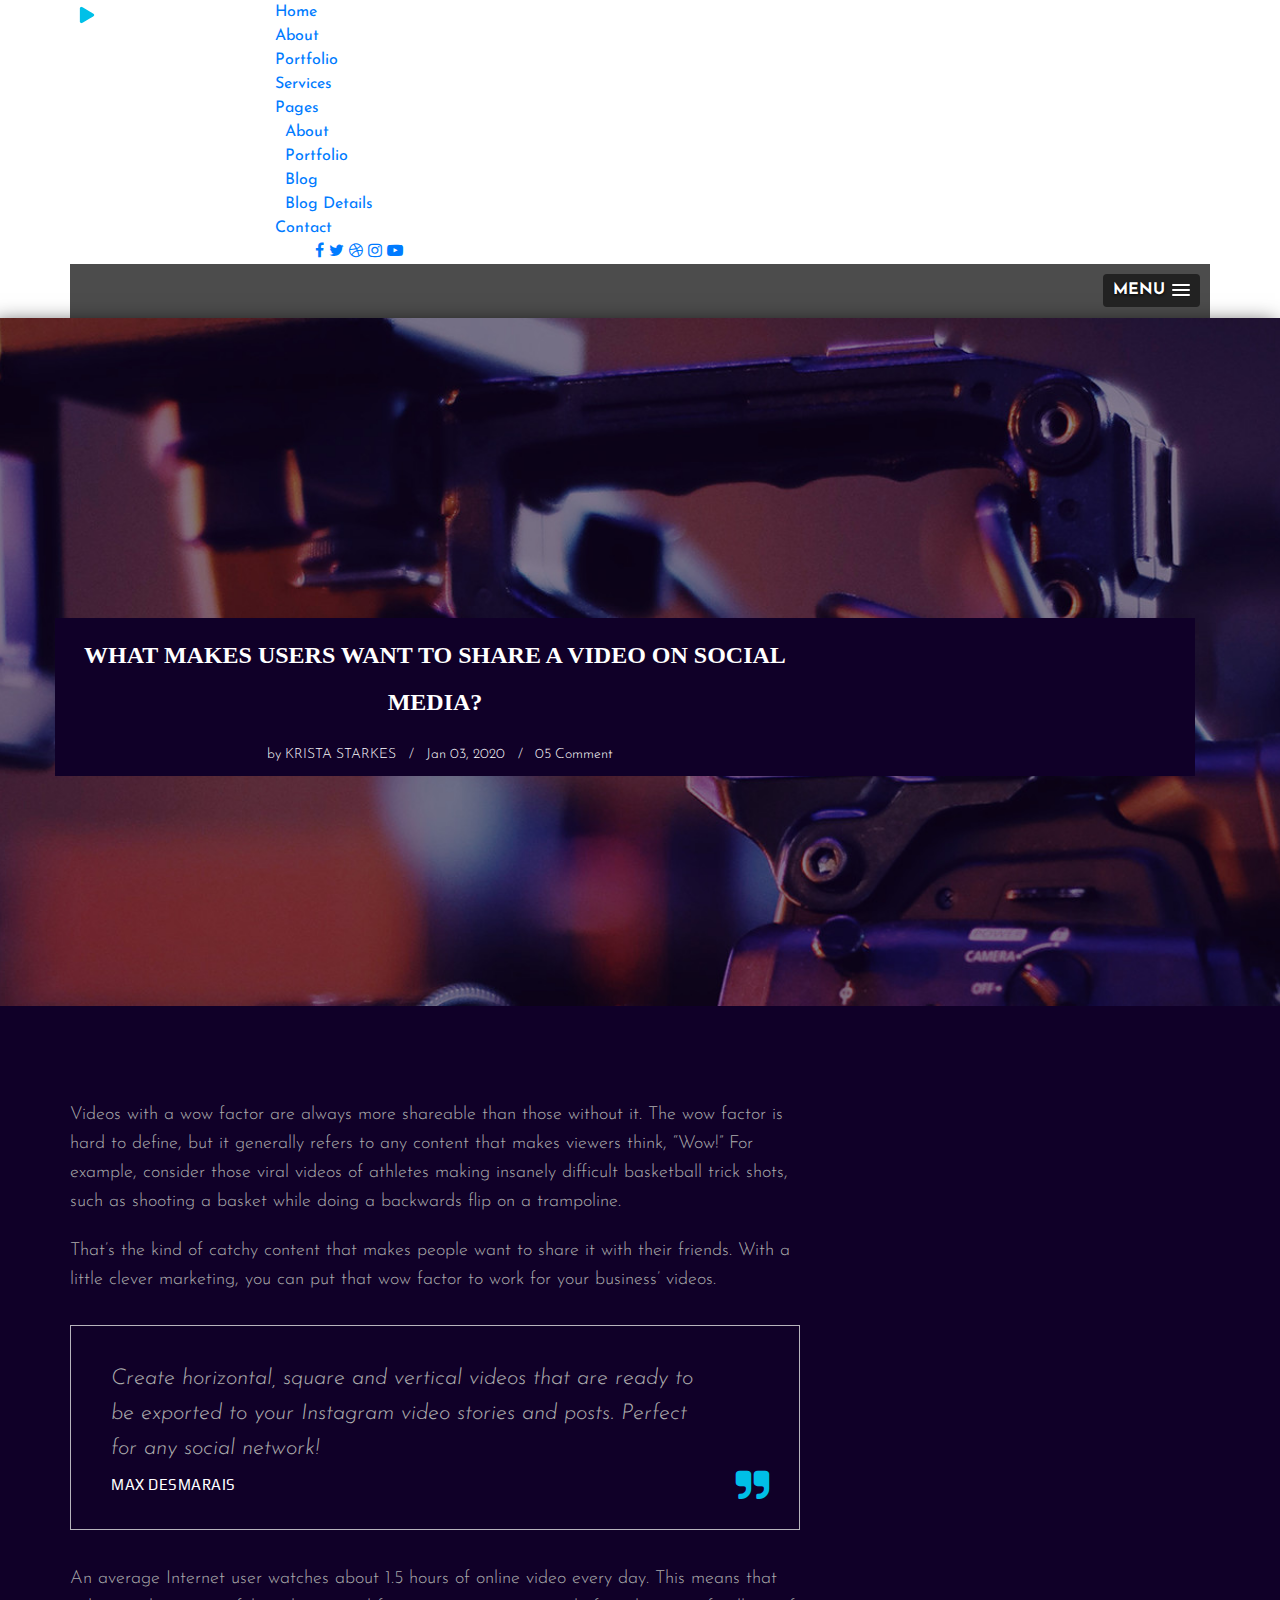
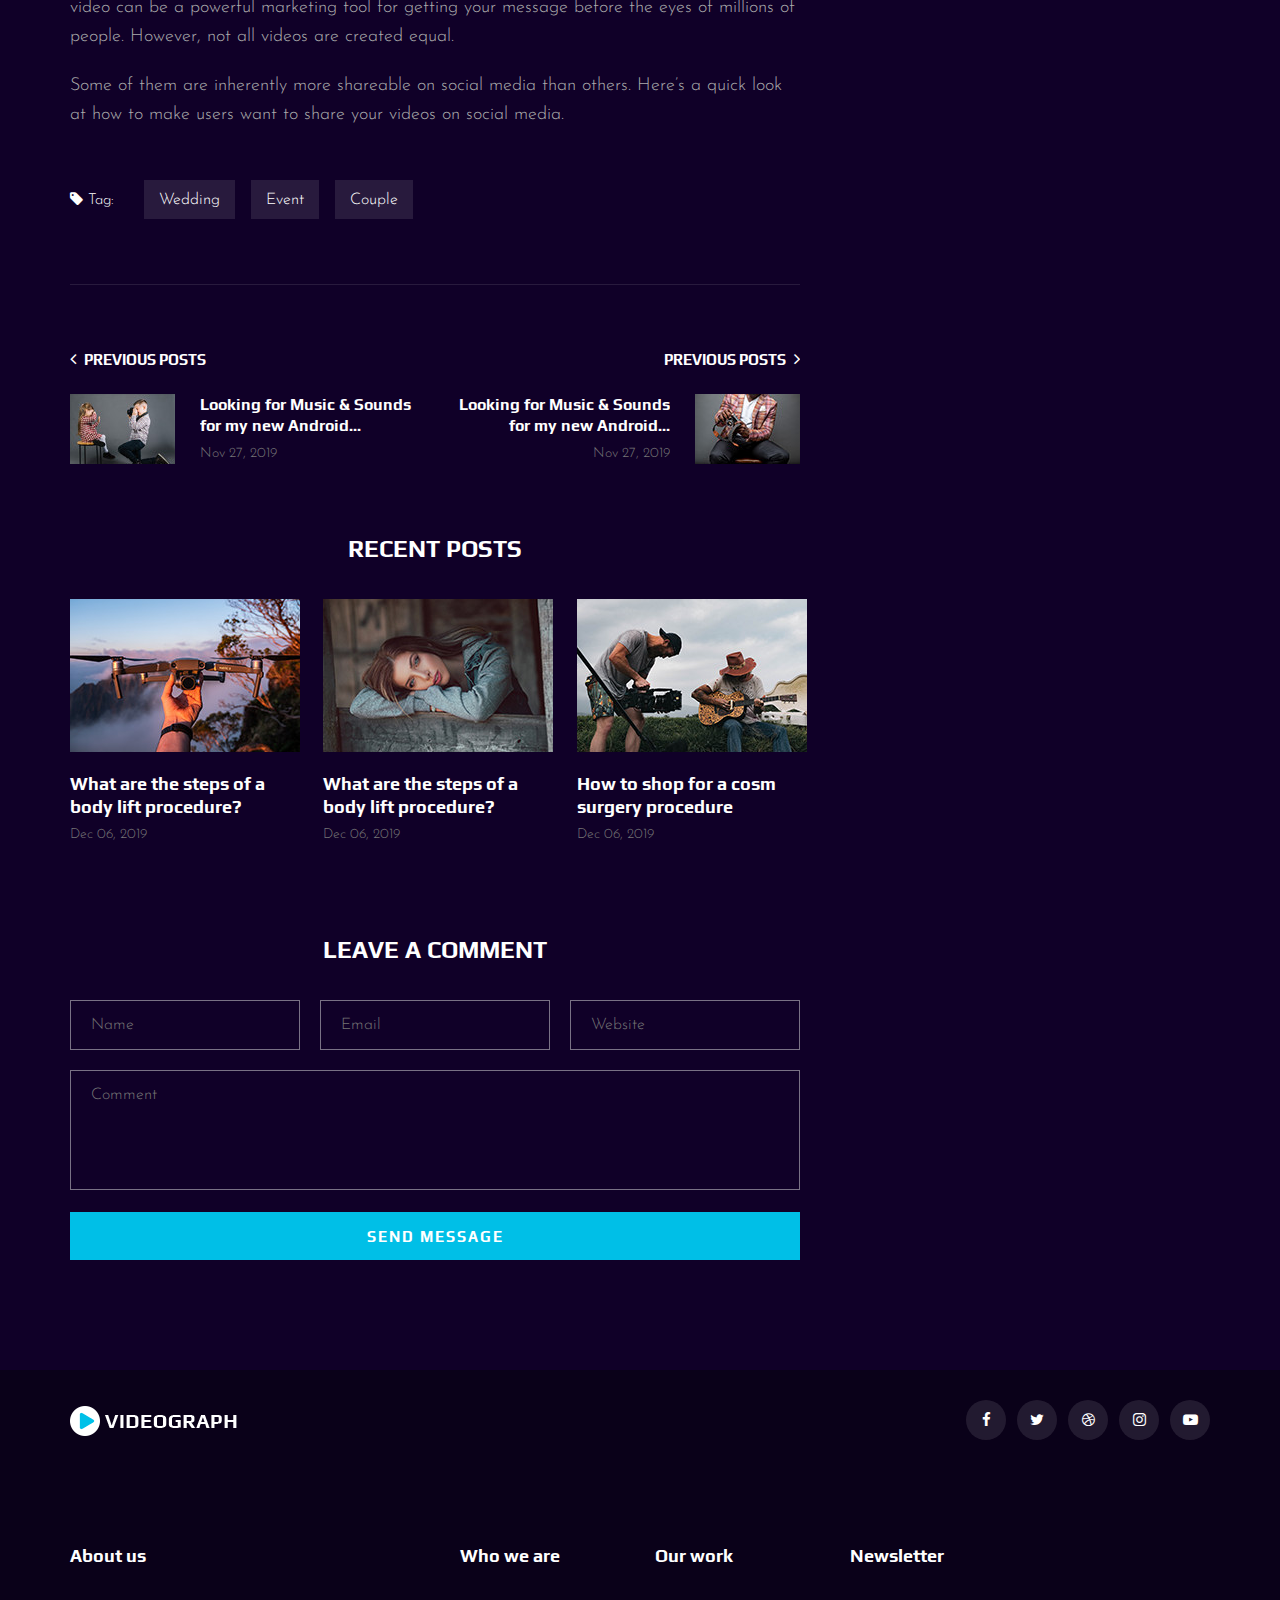
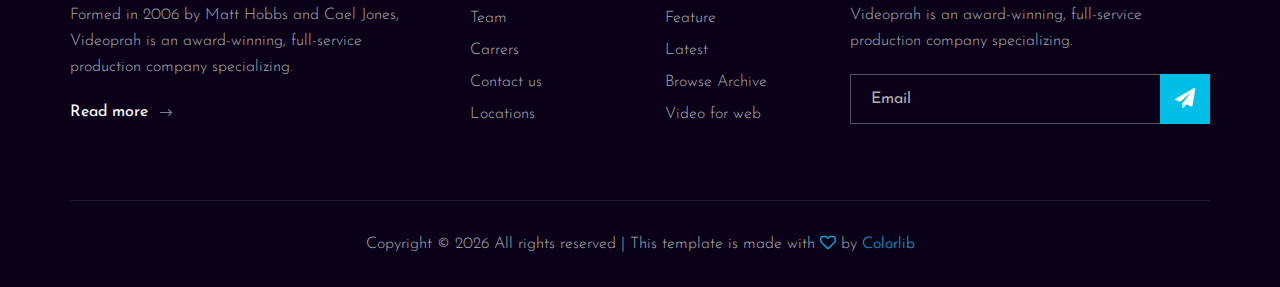
<file: videograph-master/blog-details.html>
<!DOCTYPE html>
<html lang="zxx">

<head>
    <meta charset="UTF-8">
    <meta name="description" content="Videograph Template">
    <meta name="keywords" content="Videograph, unica, creative, html">
    <meta name="viewport" content="width=device-width, initial-scale=1.0">
    <meta http-equiv="X-UA-Compatible" content="ie=edge">
    <title>Videograph | Template</title>

    <!-- Google Font -->
    <link href="https://fonts.googleapis.com/css2?family=Play:wght@400;700&display=swap" rel="stylesheet">
    <link href="https://fonts.googleapis.com/css2?family=Josefin+Sans:wght@300;400;500;600;700&display=swap"
        rel="stylesheet">

    <!-- Css Styles -->
    <link rel="stylesheet" href="css/bootstrap.min.css" type="text/css">
    <link rel="stylesheet" href="css/font-awesome.min.css" type="text/css">
    <link rel="stylesheet" href="css/elegant-icons.css" type="text/css">
    <link rel="stylesheet" href="css/owl.carousel.min.css" type="text/css">
    <link rel="stylesheet" href="css/magnific-popup.css" type="text/css">
    <link rel="stylesheet" href="css/slicknav.min.css" type="text/css">
    <link rel="stylesheet" href="css/style.css" type="text/css">
</head>

<body>
    <!-- Page Preloder -->
    <div id="preloder">
        <div class="loader"></div>
    </div>

    <!-- Header Section Begin -->
    <header class="header">
        <div class="container">
            <div class="row">
                <div class="col-lg-2">
                    <div class="header__logo">
                        <a href="./index.html"><img src="img/logo.png" alt=""></a>
                    </div>
                </div>
                <div class="col-lg-10">
                    <div class="header__nav__option">
                        <nav class="header__nav__menu mobile-menu">
                            <ul>
                                <li><a href="./index.html">Home</a></li>
                                <li><a href="./about.html">About</a></li>
                                <li><a href="./portfolio.html">Portfolio</a></li>
                                <li class="active"><a href="./services.html">Services</a></li>
                                <li><a href="#">Pages</a>
                                    <ul class="dropdown">
                                        <li><a href="./about.html">About</a></li>
                                        <li><a href="./portfolio.html">Portfolio</a></li>
                                        <li><a href="./blog.html">Blog</a></li>
                                        <li><a href="./blog-details.html">Blog Details</a></li>
                                    </ul>
                                </li>
                                <li><a href="./contact.html">Contact</a></li>
                            </ul>
                        </nav>
                        <div class="header__nav__social">
                            <a href="#"><i class="fa fa-facebook"></i></a>
                            <a href="#"><i class="fa fa-twitter"></i></a>
                            <a href="#"><i class="fa fa-dribbble"></i></a>
                            <a href="#"><i class="fa fa-instagram"></i></a>
                            <a href="#"><i class="fa fa-youtube-play"></i></a>
                        </div>
                    </div>
                </div>
            </div>
            <div id="mobile-menu-wrap"></div>
        </div>
    </header>
    <!-- Header End -->

    <!-- Blog Details Hero Begin -->
    <section class="blog-hero spad set-bg" data-setbg="img/blog/blog-hero.jpg">
        <div class="container">
            <div class="row d-flex justify-content-center">
                <div class="col-lg-8">
                    <div class="blog__hero__text">
                        <h2>WHAT MAKES USERS WANT TO SHARE A VIDEO ON SOCIAL MEDIA?</h2>
                        <ul>
                            <li>by <span>Krista Starkes</span></li>
                            <li>Jan 03, 2020</li>
                            <li>05 Comment</li>
                        </ul>
                    </div>
                </div>
            </div>
        </div>
    </section>
    <!-- Blog Details Hero End -->

    <!-- Blog Details Section Begin -->
    <div class="blog-details spad">
        <div class="container">
            <div class="row d-flex justify-content-center">
                <div class="col-lg-8">
                    <div class="blog__details__content">
                        <div class="blog__details__text">
                            <p>Videos with a wow factor are always more shareable than those without it. The wow factor
                                is hard to define, but it generally refers to any content that makes viewers think,
                                “Wow!” For example, consider those viral videos of athletes making insanely difficult
                                basketball trick shots, such as shooting a basket while doing a backwards flip on a
                                trampoline.</p>
                            <p>That’s the kind of catchy content that makes people want to share it with their friends.
                                With a little clever marketing, you can put that wow factor to work for your business’
                                videos.</p>
                        </div>
                        <div class="blog__details__quote">
                            <p>Create horizontal, square and vertical videos that are ready to be exported to your
                                Instagram video stories and posts. Perfect for any social network!</p>
                            <h6>Max Desmarais</h6>
                            <i class="fa fa-quote-right"></i>
                        </div>
                        <div class="blog__details__desc">
                            <p>An average Internet user watches about 1.5 hours of online video every day. This means
                                that video can be a powerful marketing tool for getting your message before the eyes of
                                millions of people. However, not all videos are created equal.</p>
                            <p>Some of them are inherently more shareable on social media than others. Here’s a quick
                                look at how to make users want to share your videos on social media.</p>
                        </div>
                        <div class="blog__details__tags">
                            <span><i class="fa fa-tag"></i> Tag:</span>
                            <a href="#">Wedding</a>
                            <a href="#">Event</a>
                            <a href="#">Couple</a>
                        </div>
                        <div class="blog__details__option">
                            <div class="row">
                                <div class="col-lg-6 col-md-6 col-sm-6">
                                    <a href="#" class="blog__details__option__item">
                                        <h5><i class="fa fa-angle-left"></i> Previous posts</h5>
                                        <div class="blog__details__option__item__img">
                                            <img src="img/blog/prev.jpg" alt="">
                                        </div>
                                        <div class="blog__details__option__item__text">
                                            <h6>Looking for Music & Sounds for my new Android...</h6>
                                            <span>Nov 27, 2019</span>
                                        </div>
                                    </a>
                                </div>
                                <div class="col-lg-6 col-md-6 col-sm-6">
                                    <a href="#" class="blog__details__option__item blog__details__option__item--right">
                                        <h5>Previous posts <i class="fa fa-angle-right"></i></h5>
                                        <div class="blog__details__option__item__img">
                                            <img src="img/blog/next.jpg" alt="">
                                        </div>
                                        <div class="blog__details__option__item__text">
                                            <h6>Looking for Music & Sounds for my new Android...</h6>
                                            <span>Nov 27, 2019</span>
                                        </div>
                                    </a>
                                </div>
                            </div>
                        </div>
                        <div class="blog__details__recent">
                            <h4>Recent Posts</h4>
                            <div class="row">
                                <div class="col-lg-4 col-md-6 col-sm-6">
                                    <div class="blog__details__recent__item">
                                        <img src="img/blog/ri-1.jpg" alt="">
                                        <h5>What are the steps of a body lift procedure?</h5>
                                        <span>Dec 06, 2019</span>
                                    </div>
                                </div>
                                <div class="col-lg-4 col-md-6 col-sm-6">
                                    <div class="blog__details__recent__item">
                                        <img src="img/blog/ri-2.jpg" alt="">
                                        <h5>What are the steps of a body lift procedure?</h5>
                                        <span>Dec 06, 2019</span>
                                    </div>
                                </div>
                                <div class="col-lg-4 col-md-6 col-sm-6">
                                    <div class="blog__details__recent__item">
                                        <img src="img/blog/ri-3.jpg" alt="">
                                        <h5>How to shop for a cosm surgery procedure</h5>
                                        <span>Dec 06, 2019</span>
                                    </div>
                                </div>
                            </div>
                        </div>
                        <div class="blog__details__comment">
                            <h4>Leave a comment</h4>
                            <form action="#">
                                <div class="input__list">
                                    <input type="text" placeholder="Name">
                                    <input type="text" placeholder="Email">
                                    <input type="text" placeholder="Website">
                                </div>
                                <textarea placeholder="Comment"></textarea>
                                <button type="submit" class="site-btn">Send Message</button>
                            </form>
                        </div>
                    </div>
                </div>
            </div>
        </div>
    </div>
    <!-- Blog Details Section End -->

    <!-- Footer Section Begin -->
    <footer class="footer">
        <div class="container">
            <div class="footer__top">
                <div class="row">
                    <div class="col-lg-6 col-md-6">
                        <div class="footer__top__logo">
                            <a href="#"><img src="img/logo.png" alt=""></a>
                        </div>
                    </div>
                    <div class="col-lg-6 col-md-6">
                        <div class="footer__top__social">
                            <a href="#"><i class="fa fa-facebook"></i></a>
                            <a href="#"><i class="fa fa-twitter"></i></a>
                            <a href="#"><i class="fa fa-dribbble"></i></a>
                            <a href="#"><i class="fa fa-instagram"></i></a>
                            <a href="#"><i class="fa fa-youtube-play"></i></a>
                        </div>
                    </div>
                </div>
            </div>
            <div class="footer__option">
                <div class="row">
                    <div class="col-lg-4 col-md-6 col-sm-6">
                        <div class="footer__option__item">
                            <h5>About us</h5>
                            <p>Formed in 2006 by Matt Hobbs and Cael Jones, Videoprah is an award-winning, full-service
                                production company specializing.</p>
                            <a href="#" class="read__more">Read more <span class="arrow_right"></span></a>
                        </div>
                    </div>
                    <div class="col-lg-2 col-md-3 col-sm-3">
                        <div class="footer__option__item">
                            <h5>Who we are</h5>
                            <ul>
                                <li><a href="#">Team</a></li>
                                <li><a href="#">Carrers</a></li>
                                <li><a href="#">Contact us</a></li>
                                <li><a href="#">Locations</a></li>
                            </ul>
                        </div>
                    </div>
                    <div class="col-lg-2 col-md-3 col-sm-3">
                        <div class="footer__option__item">
                            <h5>Our work</h5>
                            <ul>
                                <li><a href="#">Feature</a></li>
                                <li><a href="#">Latest</a></li>
                                <li><a href="#">Browse Archive</a></li>
                                <li><a href="#">Video for web</a></li>
                            </ul>
                        </div>
                    </div>
                    <div class="col-lg-4 col-md-12">
                        <div class="footer__option__item">
                            <h5>Newsletter</h5>
                            <p>Videoprah is an award-winning, full-service production company specializing.</p>
                            <form action="#">
                                <input type="text" placeholder="Email">
                                <button type="submit"><i class="fa fa-send"></i></button>
                            </form>
                        </div>
                    </div>
                </div>
            </div>
            <div class="footer__copyright">
                <div class="row">
                    <div class="col-lg-12 text-center">
                        <!-- Link back to Colorlib can't be removed. Template is licensed under CC BY 3.0. -->
                        <p class="footer__copyright__text">Copyright &copy;
                            <script>
                                document.write(new Date().getFullYear());
                            </script>
                            All rights reserved | This template is made with <i class="fa fa-heart-o"
                                aria-hidden="true"></i> by <a href="https://colorlib.com" target="_blank">Colorlib</a>
                        </p>
                        <!-- Link back to Colorlib can't be removed. Template is licensed under CC BY 3.0. -->
                    </div>
                </div>
            </div>
        </div>
    </footer>
    <!-- Footer Section End -->

    <!-- Js Plugins -->
    <script src="js/jquery-3.3.1.min.js"></script>
    <script src="js/bootstrap.min.js"></script>
    <script src="js/jquery.magnific-popup.min.js"></script>
    <script src="js/mixitup.min.js"></script>
    <script src="js/masonry.pkgd.min.js"></script>
    <script src="js/jquery.slicknav.js"></script>
    <script src="js/owl.carousel.min.js"></script>
    <script src="js/main.js"></script>
</body>

</html>
</file>
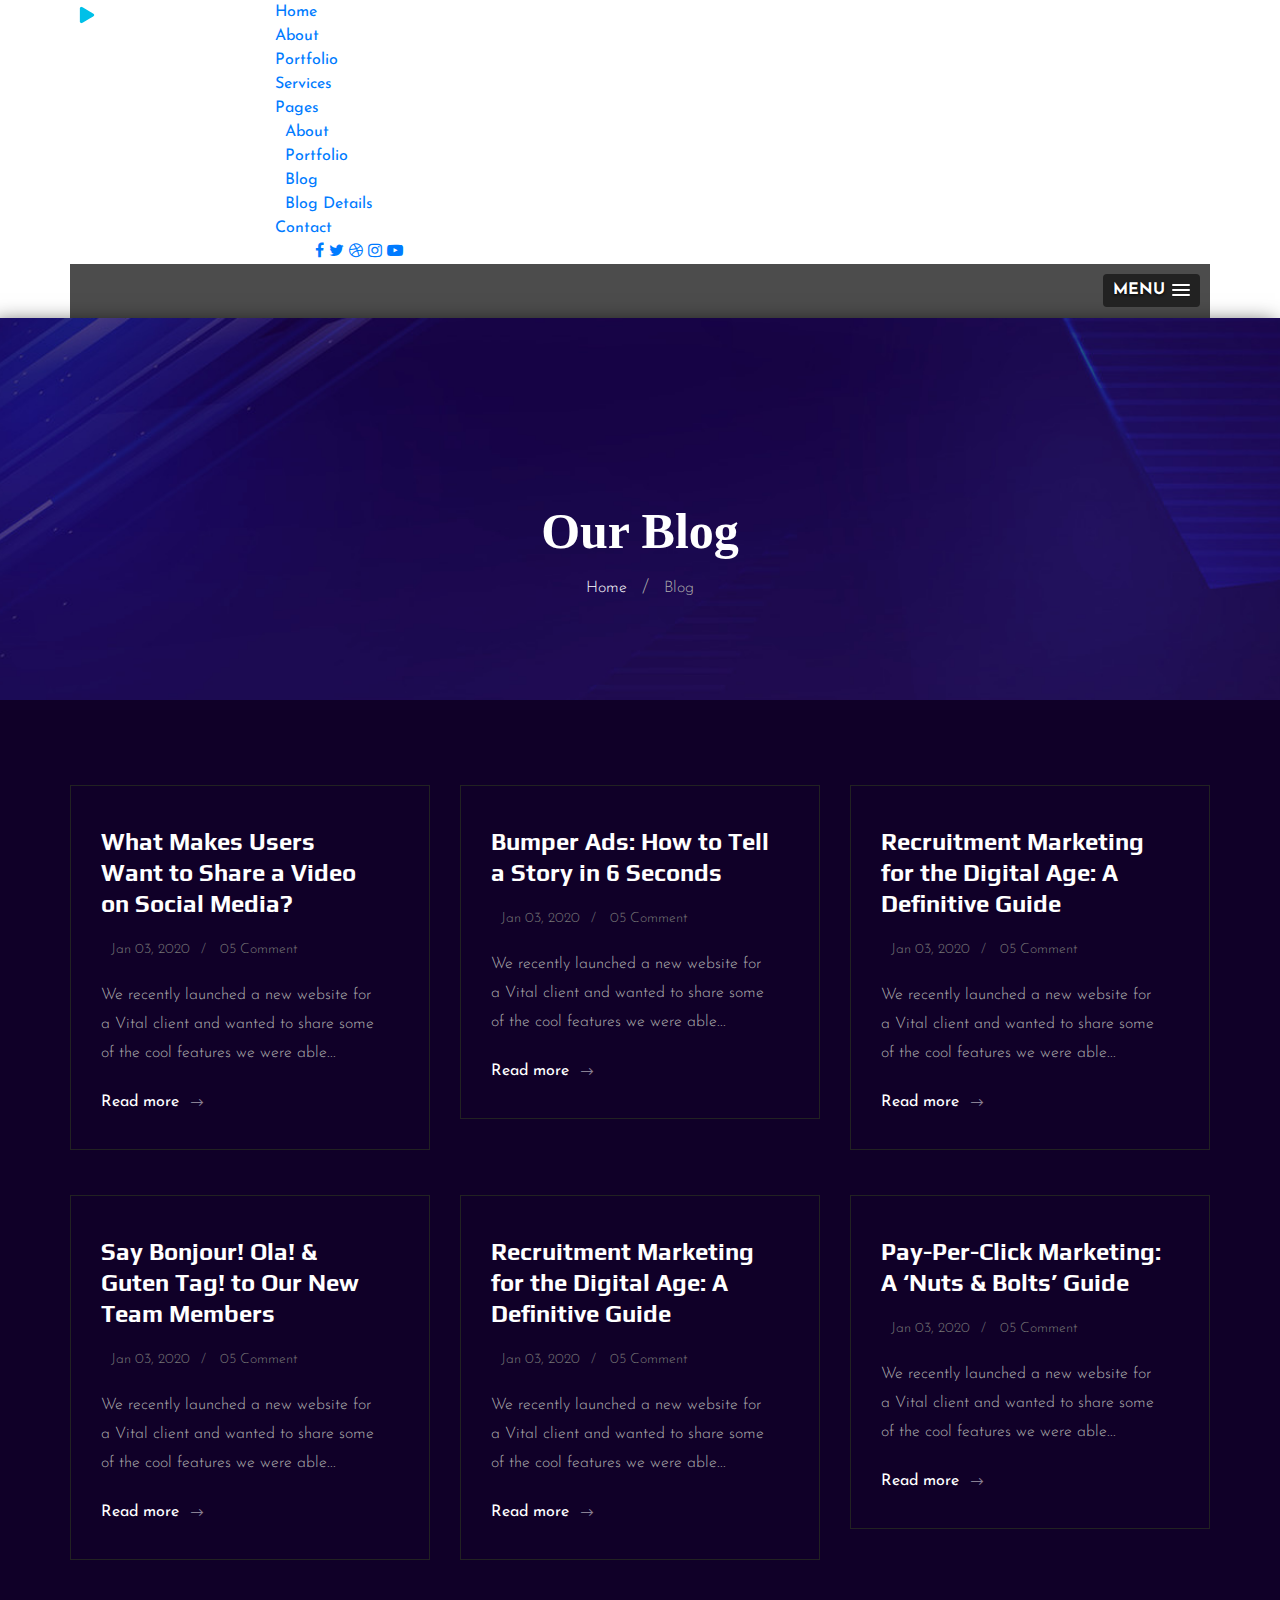
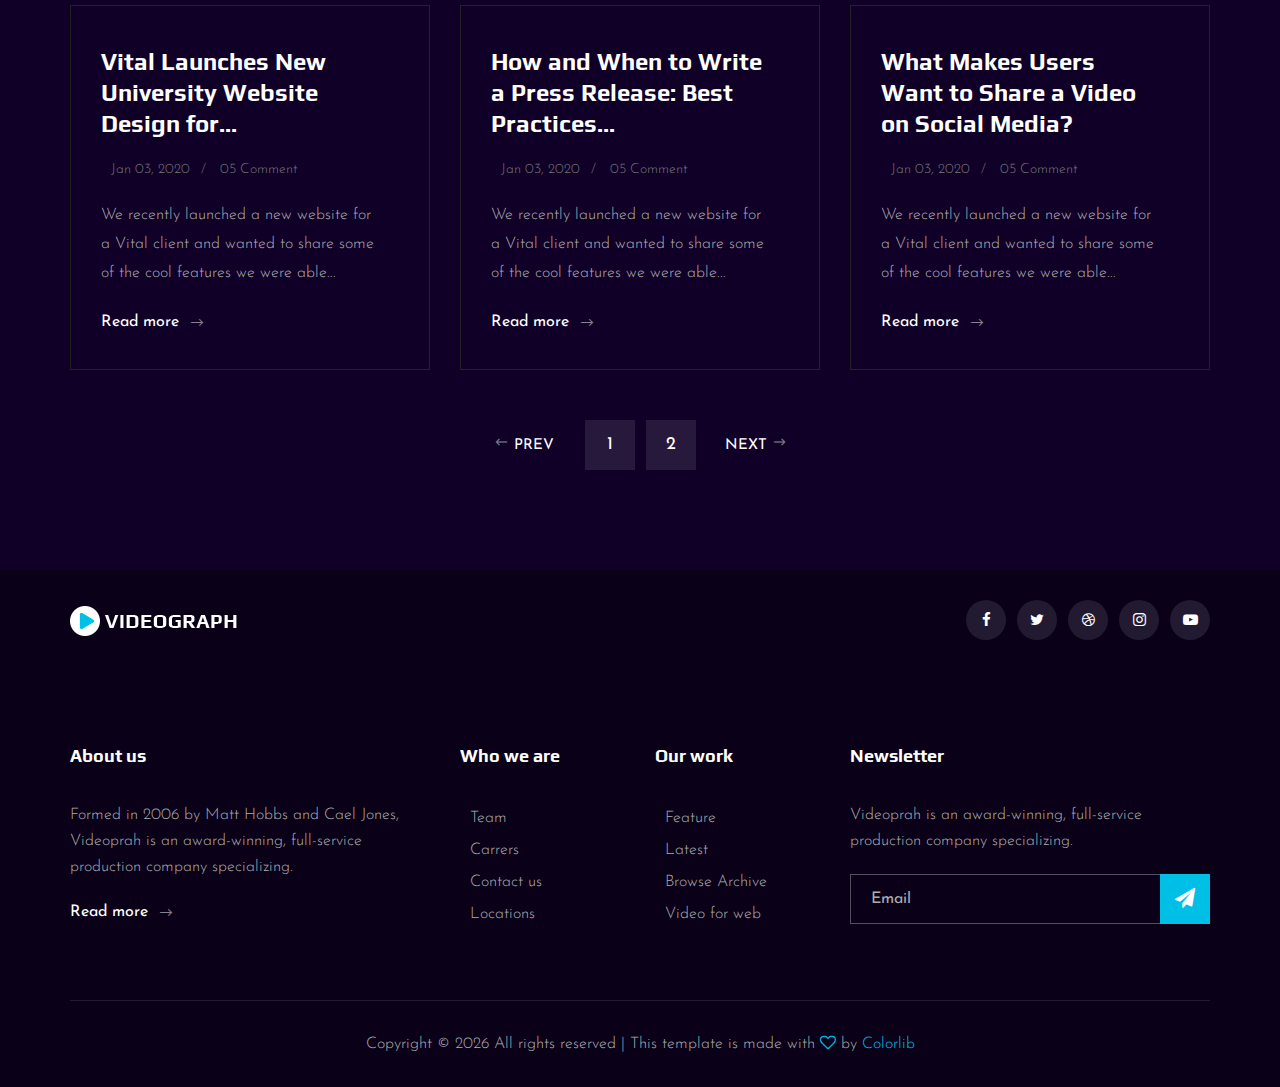
<file: videograph-master/blog.html>
<!DOCTYPE html>
<html lang="zxx">

<head>
    <meta charset="UTF-8">
    <meta name="description" content="Videograph Template">
    <meta name="keywords" content="Videograph, unica, creative, html">
    <meta name="viewport" content="width=device-width, initial-scale=1.0">
    <meta http-equiv="X-UA-Compatible" content="ie=edge">
    <title>Videograph | Template</title>

    <!-- Google Font -->
    <link href="https://fonts.googleapis.com/css2?family=Play:wght@400;700&display=swap" rel="stylesheet">
    <link href="https://fonts.googleapis.com/css2?family=Josefin+Sans:wght@300;400;500;600;700&display=swap"
        rel="stylesheet">

    <!-- Css Styles -->
    <link rel="stylesheet" href="css/bootstrap.min.css" type="text/css">
    <link rel="stylesheet" href="css/font-awesome.min.css" type="text/css">
    <link rel="stylesheet" href="css/elegant-icons.css" type="text/css">
    <link rel="stylesheet" href="css/owl.carousel.min.css" type="text/css">
    <link rel="stylesheet" href="css/magnific-popup.css" type="text/css">
    <link rel="stylesheet" href="css/slicknav.min.css" type="text/css">
    <link rel="stylesheet" href="css/style.css" type="text/css">
</head>

<body>
    <!-- Page Preloder -->
    <div id="preloder">
        <div class="loader"></div>
    </div>

    <!-- Header Section Begin -->
    <header class="header">
        <div class="container">
            <div class="row">
                <div class="col-lg-2">
                    <div class="header__logo">
                        <a href="./index.html"><img src="img/logo.png" alt=""></a>
                    </div>
                </div>
                <div class="col-lg-10">
                    <div class="header__nav__option">
                        <nav class="header__nav__menu mobile-menu">
                            <ul>
                                <li><a href="./index.html">Home</a></li>
                                <li><a href="./about.html">About</a></li>
                                <li><a href="./portfolio.html">Portfolio</a></li>
                                <li class="active"><a href="./services.html">Services</a></li>
                                <li><a href="#">Pages</a>
                                    <ul class="dropdown">
                                        <li><a href="./about.html">About</a></li>
                                        <li><a href="./portfolio.html">Portfolio</a></li>
                                        <li><a href="./blog.html">Blog</a></li>
                                        <li><a href="./blog-details.html">Blog Details</a></li>
                                    </ul>
                                </li>
                                <li><a href="./contact.html">Contact</a></li>
                            </ul>
                        </nav>
                        <div class="header__nav__social">
                            <a href="#"><i class="fa fa-facebook"></i></a>
                            <a href="#"><i class="fa fa-twitter"></i></a>
                            <a href="#"><i class="fa fa-dribbble"></i></a>
                            <a href="#"><i class="fa fa-instagram"></i></a>
                            <a href="#"><i class="fa fa-youtube-play"></i></a>
                        </div>
                    </div>
                </div>
            </div>
            <div id="mobile-menu-wrap"></div>
        </div>
    </header>
    <!-- Header End -->

    <!-- Breadcrumb Begin -->
    <div class="breadcrumb-option spad set-bg" data-setbg="img/breadcrumb-bg.jpg">
        <div class="container">
            <div class="row">
                <div class="col-lg-12 text-center">
                    <div class="breadcrumb__text">
                        <h2>Our Blog</h2>
                        <div class="breadcrumb__links">
                            <a href="#">Home</a>
                            <span>Blog</span>
                        </div>
                    </div>
                </div>
            </div>
        </div>
    </div>
    <!-- Breadcrumb End -->

    <!-- Blog Section Begin -->
    <section class="blog spad">
        <div class="container">
            <div class="row">
                <div class="col-lg-4 col-md-6 col-sm-6">
                    <div class="blog__item">
                        <h4>What Makes Users Want to Share a Video on Social Media?</h4>
                        <ul>
                            <li>Jan 03, 2020</li>
                            <li>05 Comment</li>
                        </ul>
                        <p>We recently launched a new website for a Vital client and wanted to share some of the cool
                            features we were able...</p>
                        <a href="#">Read more <span class="arrow_right"></span></a>
                    </div>
                </div>
                <div class="col-lg-4 col-md-6 col-sm-6">
                    <div class="blog__item">
                        <h4>Bumper Ads: How to Tell a Story in 6 Seconds</h4>
                        <ul>
                            <li>Jan 03, 2020</li>
                            <li>05 Comment</li>
                        </ul>
                        <p>We recently launched a new website for a Vital client and wanted to share some of the cool
                            features we were able...</p>
                        <a href="#">Read more <span class="arrow_right"></span></a>
                    </div>
                </div>
                <div class="col-lg-4 col-md-6 col-sm-6">
                    <div class="blog__item">
                        <h4>Recruitment Marketing for the Digital Age: A Definitive Guide</h4>
                        <ul>
                            <li>Jan 03, 2020</li>
                            <li>05 Comment</li>
                        </ul>
                        <p>We recently launched a new website for a Vital client and wanted to share some of the cool
                            features we were able...</p>
                        <a href="#">Read more <span class="arrow_right"></span></a>
                    </div>
                </div>
                <div class="col-lg-4 col-md-6 col-sm-6">
                    <div class="blog__item">
                        <h4>Say Bonjour! Ola! & Guten Tag! to Our New Team Members</h4>
                        <ul>
                            <li>Jan 03, 2020</li>
                            <li>05 Comment</li>
                        </ul>
                        <p>We recently launched a new website for a Vital client and wanted to share some of the cool
                            features we were able...</p>
                        <a href="#">Read more <span class="arrow_right"></span></a>
                    </div>
                </div>
                <div class="col-lg-4 col-md-6 col-sm-6">
                    <div class="blog__item">
                        <h4>Recruitment Marketing for the Digital Age: A Definitive Guide</h4>
                        <ul>
                            <li>Jan 03, 2020</li>
                            <li>05 Comment</li>
                        </ul>
                        <p>We recently launched a new website for a Vital client and wanted to share some of the cool
                            features we were able...</p>
                        <a href="#">Read more <span class="arrow_right"></span></a>
                    </div>
                </div>
                <div class="col-lg-4 col-md-6 col-sm-6">
                    <div class="blog__item">
                        <h4>Pay-Per-Click Marketing: A ‘Nuts & Bolts’ Guide</h4>
                        <ul>
                            <li>Jan 03, 2020</li>
                            <li>05 Comment</li>
                        </ul>
                        <p>We recently launched a new website for a Vital client and wanted to share some of the cool
                            features we were able...</p>
                        <a href="#">Read more <span class="arrow_right"></span></a>
                    </div>
                </div>
                <div class="col-lg-4 col-md-6 col-sm-6">
                    <div class="blog__item">
                        <h4>Vital Launches New University Website Design for...</h4>
                        <ul>
                            <li>Jan 03, 2020</li>
                            <li>05 Comment</li>
                        </ul>
                        <p>We recently launched a new website for a Vital client and wanted to share some of the cool
                            features we were able...</p>
                        <a href="#">Read more <span class="arrow_right"></span></a>
                    </div>
                </div>
                <div class="col-lg-4 col-md-6 col-sm-6">
                    <div class="blog__item">
                        <h4>How and When to Write a Press Release: Best Practices...</h4>
                        <ul>
                            <li>Jan 03, 2020</li>
                            <li>05 Comment</li>
                        </ul>
                        <p>We recently launched a new website for a Vital client and wanted to share some of the cool
                            features we were able...</p>
                        <a href="#">Read more <span class="arrow_right"></span></a>
                    </div>
                </div>
                <div class="col-lg-4 col-md-6 col-sm-6">
                    <div class="blog__item">
                        <h4>What Makes Users Want to Share a Video on Social Media?</h4>
                        <ul>
                            <li>Jan 03, 2020</li>
                            <li>05 Comment</li>
                        </ul>
                        <p>We recently launched a new website for a Vital client and wanted to share some of the cool
                            features we were able...</p>
                        <a href="#">Read more <span class="arrow_right"></span></a>
                    </div>
                </div>
            </div>
            <div class="row">
                <div class="col-lg-12">
                    <div class="pagination__option blog__pagi">
                        <a href="#" class="arrow__pagination left__arrow"><span class="arrow_left"></span> Prev</a>
                        <a href="#" class="number__pagination">1</a>
                        <a href="#" class="number__pagination">2</a>
                        <a href="#" class="arrow__pagination right__arrow">Next <span class="arrow_right"></span></a>
                    </div>
                </div>
            </div>
        </div>
    </section>
    <!-- Blog Section End -->

    <!-- Footer Section Begin -->
    <footer class="footer">
        <div class="container">
            <div class="footer__top">
                <div class="row">
                    <div class="col-lg-6 col-md-6">
                        <div class="footer__top__logo">
                            <a href="#"><img src="img/logo.png" alt=""></a>
                        </div>
                    </div>
                    <div class="col-lg-6 col-md-6">
                        <div class="footer__top__social">
                            <a href="#"><i class="fa fa-facebook"></i></a>
                            <a href="#"><i class="fa fa-twitter"></i></a>
                            <a href="#"><i class="fa fa-dribbble"></i></a>
                            <a href="#"><i class="fa fa-instagram"></i></a>
                            <a href="#"><i class="fa fa-youtube-play"></i></a>
                        </div>
                    </div>
                </div>
            </div>
            <div class="footer__option">
                <div class="row">
                    <div class="col-lg-4 col-md-6 col-sm-6">
                        <div class="footer__option__item">
                            <h5>About us</h5>
                            <p>Formed in 2006 by Matt Hobbs and Cael Jones, Videoprah is an award-winning, full-service
                                production company specializing.</p>
                            <a href="#" class="read__more">Read more <span class="arrow_right"></span></a>
                        </div>
                    </div>
                    <div class="col-lg-2 col-md-3 col-sm-3">
                        <div class="footer__option__item">
                            <h5>Who we are</h5>
                            <ul>
                                <li><a href="#">Team</a></li>
                                <li><a href="#">Carrers</a></li>
                                <li><a href="#">Contact us</a></li>
                                <li><a href="#">Locations</a></li>
                            </ul>
                        </div>
                    </div>
                    <div class="col-lg-2 col-md-3 col-sm-3">
                        <div class="footer__option__item">
                            <h5>Our work</h5>
                            <ul>
                                <li><a href="#">Feature</a></li>
                                <li><a href="#">Latest</a></li>
                                <li><a href="#">Browse Archive</a></li>
                                <li><a href="#">Video for web</a></li>
                            </ul>
                        </div>
                    </div>
                    <div class="col-lg-4 col-md-12">
                        <div class="footer__option__item">
                            <h5>Newsletter</h5>
                            <p>Videoprah is an award-winning, full-service production company specializing.</p>
                            <form action="#">
                                <input type="text" placeholder="Email">
                                <button type="submit"><i class="fa fa-send"></i></button>
                            </form>
                        </div>
                    </div>
                </div>
            </div>
            <div class="footer__copyright">
                <div class="row">
                    <div class="col-lg-12 text-center">
                        <!-- Link back to Colorlib can't be removed. Template is licensed under CC BY 3.0. -->
                        <p class="footer__copyright__text">Copyright &copy;
                            <script>
                                document.write(new Date().getFullYear());
                            </script>
                            All rights reserved | This template is made with <i class="fa fa-heart-o"
                                aria-hidden="true"></i> by <a href="https://colorlib.com" target="_blank">Colorlib</a>
                        </p>
                        <!-- Link back to Colorlib can't be removed. Template is licensed under CC BY 3.0. -->
                    </div>
                </div>
            </div>
        </div>
    </footer>
    <!-- Footer Section End -->

    <!-- Js Plugins -->
    <script src="js/jquery-3.3.1.min.js"></script>
    <script src="js/bootstrap.min.js"></script>
    <script src="js/jquery.magnific-popup.min.js"></script>
    <script src="js/mixitup.min.js"></script>
    <script src="js/masonry.pkgd.min.js"></script>
    <script src="js/jquery.slicknav.js"></script>
    <script src="js/owl.carousel.min.js"></script>
    <script src="js/main.js"></script>
</body>

</html>
</file>
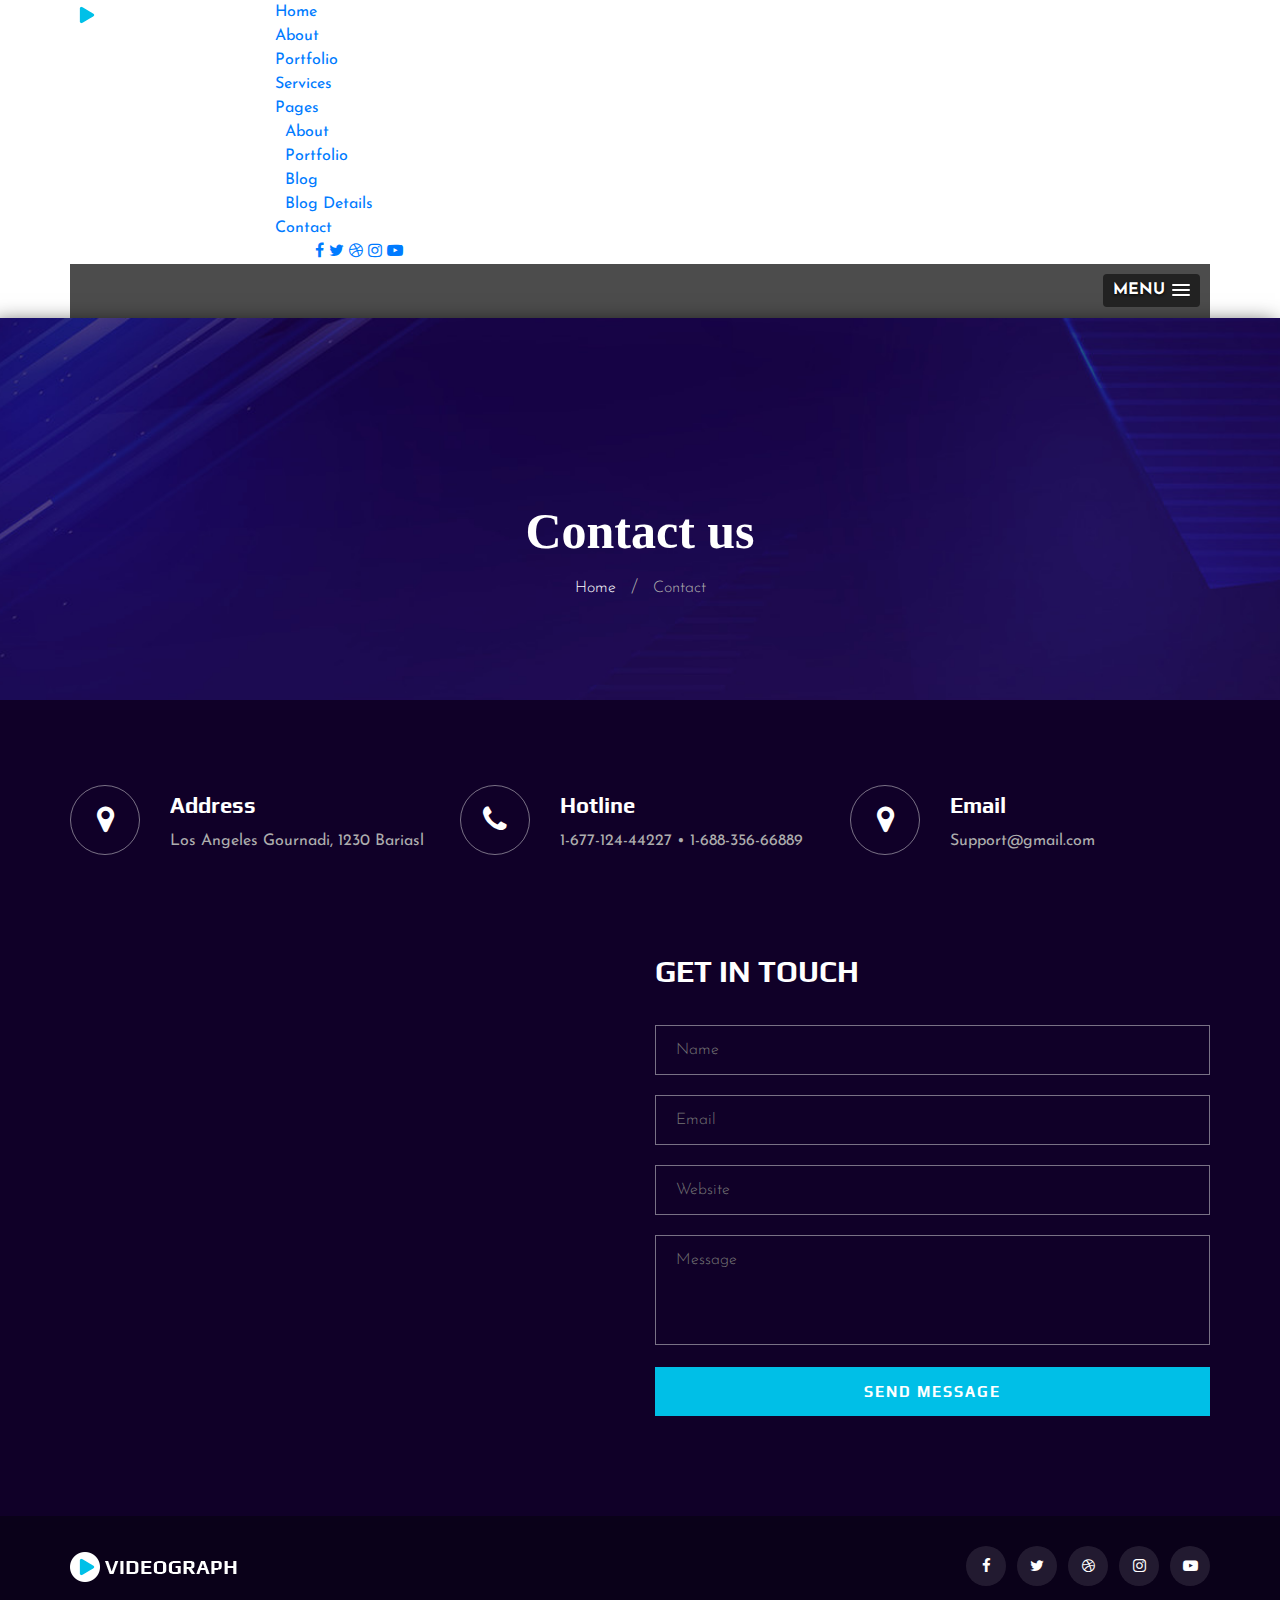
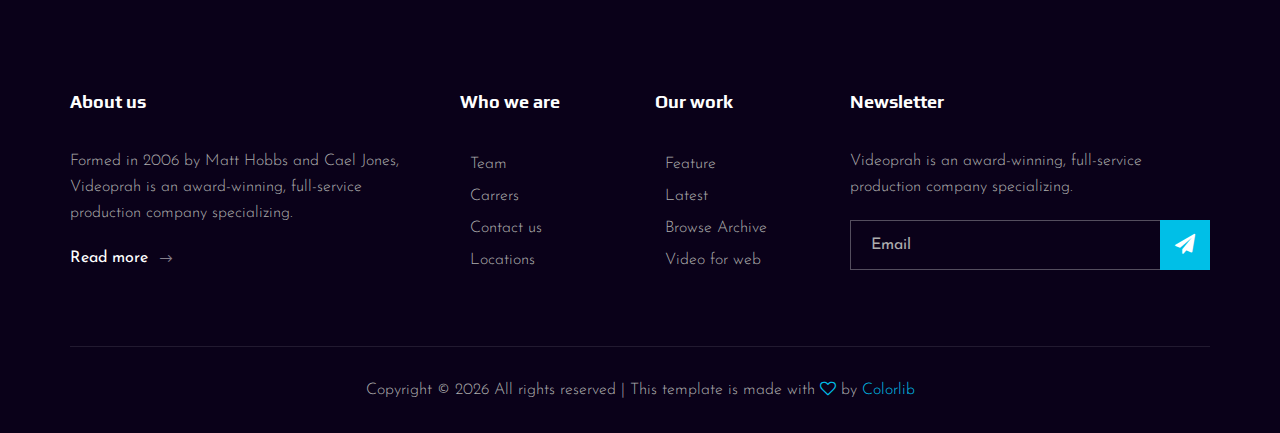
<file: videograph-master/contact.html>
<!DOCTYPE html>
<html lang="zxx">

<head>
    <meta charset="UTF-8">
    <meta name="description" content="Videograph Template">
    <meta name="keywords" content="Videograph, unica, creative, html">
    <meta name="viewport" content="width=device-width, initial-scale=1.0">
    <meta http-equiv="X-UA-Compatible" content="ie=edge">
    <title>Videograph | Template</title>

    <!-- Google Font -->
    <link href="https://fonts.googleapis.com/css2?family=Play:wght@400;700&display=swap" rel="stylesheet">
    <link href="https://fonts.googleapis.com/css2?family=Josefin+Sans:wght@300;400;500;600;700&display=swap"
        rel="stylesheet">

    <!-- Css Styles -->
    <link rel="stylesheet" href="css/bootstrap.min.css" type="text/css">
    <link rel="stylesheet" href="css/font-awesome.min.css" type="text/css">
    <link rel="stylesheet" href="css/elegant-icons.css" type="text/css">
    <link rel="stylesheet" href="css/owl.carousel.min.css" type="text/css">
    <link rel="stylesheet" href="css/magnific-popup.css" type="text/css">
    <link rel="stylesheet" href="css/slicknav.min.css" type="text/css">
    <link rel="stylesheet" href="css/style.css" type="text/css">
</head>

<body>
    <!-- Page Preloder -->
    <div id="preloder">
        <div class="loader"></div>
    </div>

    <!-- Header Section Begin -->
    <header class="header">
        <div class="container">
            <div class="row">
                <div class="col-lg-2">
                    <div class="header__logo">
                        <a href="./index.html"><img src="img/logo.png" alt=""></a>
                    </div>
                </div>
                <div class="col-lg-10">
                    <div class="header__nav__option">
                        <nav class="header__nav__menu mobile-menu">
                            <ul>
                                <li><a href="./index.html">Home</a></li>
                                <li><a href="./about.html">About</a></li>
                                <li><a href="./portfolio.html">Portfolio</a></li>
                                <li><a href="./services.html">Services</a></li>
                                <li><a href="#">Pages</a>
                                    <ul class="dropdown">
                                        <li><a href="./about.html">About</a></li>
                                        <li><a href="./portfolio.html">Portfolio</a></li>
                                        <li><a href="./blog.html">Blog</a></li>
                                        <li><a href="./blog-details.html">Blog Details</a></li>
                                    </ul>
                                </li>
                                <li class="active"><a href="./contact.html">Contact</a></li>
                            </ul>
                        </nav>
                        <div class="header__nav__social">
                            <a href="#"><i class="fa fa-facebook"></i></a>
                            <a href="#"><i class="fa fa-twitter"></i></a>
                            <a href="#"><i class="fa fa-dribbble"></i></a>
                            <a href="#"><i class="fa fa-instagram"></i></a>
                            <a href="#"><i class="fa fa-youtube-play"></i></a>
                        </div>
                    </div>
                </div>
            </div>
            <div id="mobile-menu-wrap"></div>
        </div>
    </header>
    <!-- Header End -->

    <!-- Breadcrumb Begin -->
    <div class="breadcrumb-option spad set-bg" data-setbg="img/breadcrumb-bg.jpg">
        <div class="container">
            <div class="row">
                <div class="col-lg-12 text-center">
                    <div class="breadcrumb__text">
                        <h2>Contact us</h2>
                        <div class="breadcrumb__links">
                            <a href="#">Home</a>
                            <span>Contact</span>
                        </div>
                    </div>
                </div>
            </div>
        </div>
    </div>
    <!-- Breadcrumb End -->

    <!-- Contact Widget Section Begin -->
    <section class="contact-widget spad">
        <div class="container">
            <div class="row">
                <div class="col-lg-4 col-md-6 col-md-6 col-md-3">
                    <div class="contact__widget__item">
                        <div class="contact__widget__item__icon">
                            <i class="fa fa-map-marker"></i>
                        </div>
                        <div class="contact__widget__item__text">
                            <h4>Address</h4>
                            <p>Los Angeles Gournadi, 1230 Bariasl</p>
                        </div>
                    </div>
                </div>
                <div class="col-lg-4 col-md-6 col-md-6 col-md-3">
                    <div class="contact__widget__item">
                        <div class="contact__widget__item__icon">
                            <i class="fa fa-phone"></i>
                        </div>
                        <div class="contact__widget__item__text">
                            <h4>Hotline</h4>
                            <p>1-677-124-44227 • 1-688-356-66889</p>
                        </div>
                    </div>
                </div>
                <div class="col-lg-4 col-md-6 col-md-6 col-md-3">
                    <div class="contact__widget__item">
                        <div class="contact__widget__item__icon">
                            <i class="fa fa-map-marker"></i>
                        </div>
                        <div class="contact__widget__item__text">
                            <h4>Email</h4>
                            <p>Support@gmail.com</p>
                        </div>
                    </div>
                </div>
            </div>
        </div>
    </section>
    <!-- Contact Widget Section End -->

    <!-- Call To Action Section Begin -->
    <section class="contact spad">
        <div class="container">
            <div class="row">
                <div class="col-lg-6 col-md-6">
                    <div class="contact__map">
                        <iframe
                            src="https://www.google.com/maps/embed?pb=!1m18!1m12!1m3!1d387190.2798902705!2d-74.25986790365917!3d40.697670067823786!2m3!1f0!2f0!3f0!3m2!1i1024!2i768!4f13.1!3m3!1m2!1s0x89c24fa5d33f083b%3A0xc80b8f06e177fe62!2sNew%20York%2C%20NY%2C%20USA!5e0!3m2!1sen!2sbd!4v1596152431947!5m2!1sen!2sbd"
                            height="450" style="border:0;"></iframe>
                    </div>
                </div>
                <div class="col-lg-6 col-md-6">
                    <div class="contact__form">
                        <h3>Get in touch</h3>
                        <form action="#">
                            <input type="text" placeholder="Name">
                            <input type="text" placeholder="Email">
                            <input type="text" placeholder="Website">
                            <textarea placeholder="Message"></textarea>
                            <button type="submit" class="site-btn">Send Message</button>
                        </form>
                    </div>
                </div>
            </div>
        </div>
    </section>
    <!-- Call To Action Section End -->

    <!-- Footer Section Begin -->
    <footer class="footer">
        <div class="container">
            <div class="footer__top">
                <div class="row">
                    <div class="col-lg-6 col-md-6">
                        <div class="footer__top__logo">
                            <a href="#"><img src="img/logo.png" alt=""></a>
                        </div>
                    </div>
                    <div class="col-lg-6 col-md-6">
                        <div class="footer__top__social">
                            <a href="#"><i class="fa fa-facebook"></i></a>
                            <a href="#"><i class="fa fa-twitter"></i></a>
                            <a href="#"><i class="fa fa-dribbble"></i></a>
                            <a href="#"><i class="fa fa-instagram"></i></a>
                            <a href="#"><i class="fa fa-youtube-play"></i></a>
                        </div>
                    </div>
                </div>
            </div>
            <div class="footer__option">
                <div class="row">
                    <div class="col-lg-4 col-md-6">
                        <div class="footer__option__item">
                            <h5>About us</h5>
                            <p>Formed in 2006 by Matt Hobbs and Cael Jones, Videoprah is an award-winning, full-service
                                production company specializing.</p>
                            <a href="#" class="read__more">Read more <span class="arrow_right"></span></a>
                        </div>
                    </div>
                    <div class="col-lg-2 col-md-3">
                        <div class="footer__option__item">
                            <h5>Who we are</h5>
                            <ul>
                                <li><a href="#">Team</a></li>
                                <li><a href="#">Carrers</a></li>
                                <li><a href="#">Contact us</a></li>
                                <li><a href="#">Locations</a></li>
                            </ul>
                        </div>
                    </div>
                    <div class="col-lg-2 col-md-3">
                        <div class="footer__option__item">
                            <h5>Our work</h5>
                            <ul>
                                <li><a href="#">Feature</a></li>
                                <li><a href="#">Latest</a></li>
                                <li><a href="#">Browse Archive</a></li>
                                <li><a href="#">Video for web</a></li>
                            </ul>
                        </div>
                    </div>
                    <div class="col-lg-4 col-md-12">
                        <div class="footer__option__item">
                            <h5>Newsletter</h5>
                            <p>Videoprah is an award-winning, full-service production company specializing.</p>
                            <form action="#">
                                <input type="text" placeholder="Email">
                                <button type="submit"><i class="fa fa-send"></i></button>
                            </form>
                        </div>
                    </div>
                </div>
            </div>
            <div class="footer__copyright">
                <div class="row">
                    <div class="col-lg-12 text-center">
                        <!-- Link back to Colorlib can't be removed. Template is licensed under CC BY 3.0. -->
                        <p class="footer__copyright__text">Copyright &copy;
                            <script>
                                document.write(new Date().getFullYear());
                            </script>
                            All rights reserved | This template is made with <i class="fa fa-heart-o"
                                aria-hidden="true"></i> by <a href="https://colorlib.com" target="_blank">Colorlib</a>
                        </p>
                        <!-- Link back to Colorlib can't be removed. Template is licensed under CC BY 3.0. -->
                    </div>
                </div>
            </div>
        </div>
    </footer>
    <!-- Footer Section End -->

    <!-- Js Plugins -->
    <script src="js/jquery-3.3.1.min.js"></script>
    <script src="js/bootstrap.min.js"></script>
    <script src="js/jquery.magnific-popup.min.js"></script>
    <script src="js/mixitup.min.js"></script>
    <script src="js/masonry.pkgd.min.js"></script>
    <script src="js/jquery.slicknav.js"></script>
    <script src="js/owl.carousel.min.js"></script>
    <script src="js/main.js"></script>
</body>

</html>
</file>
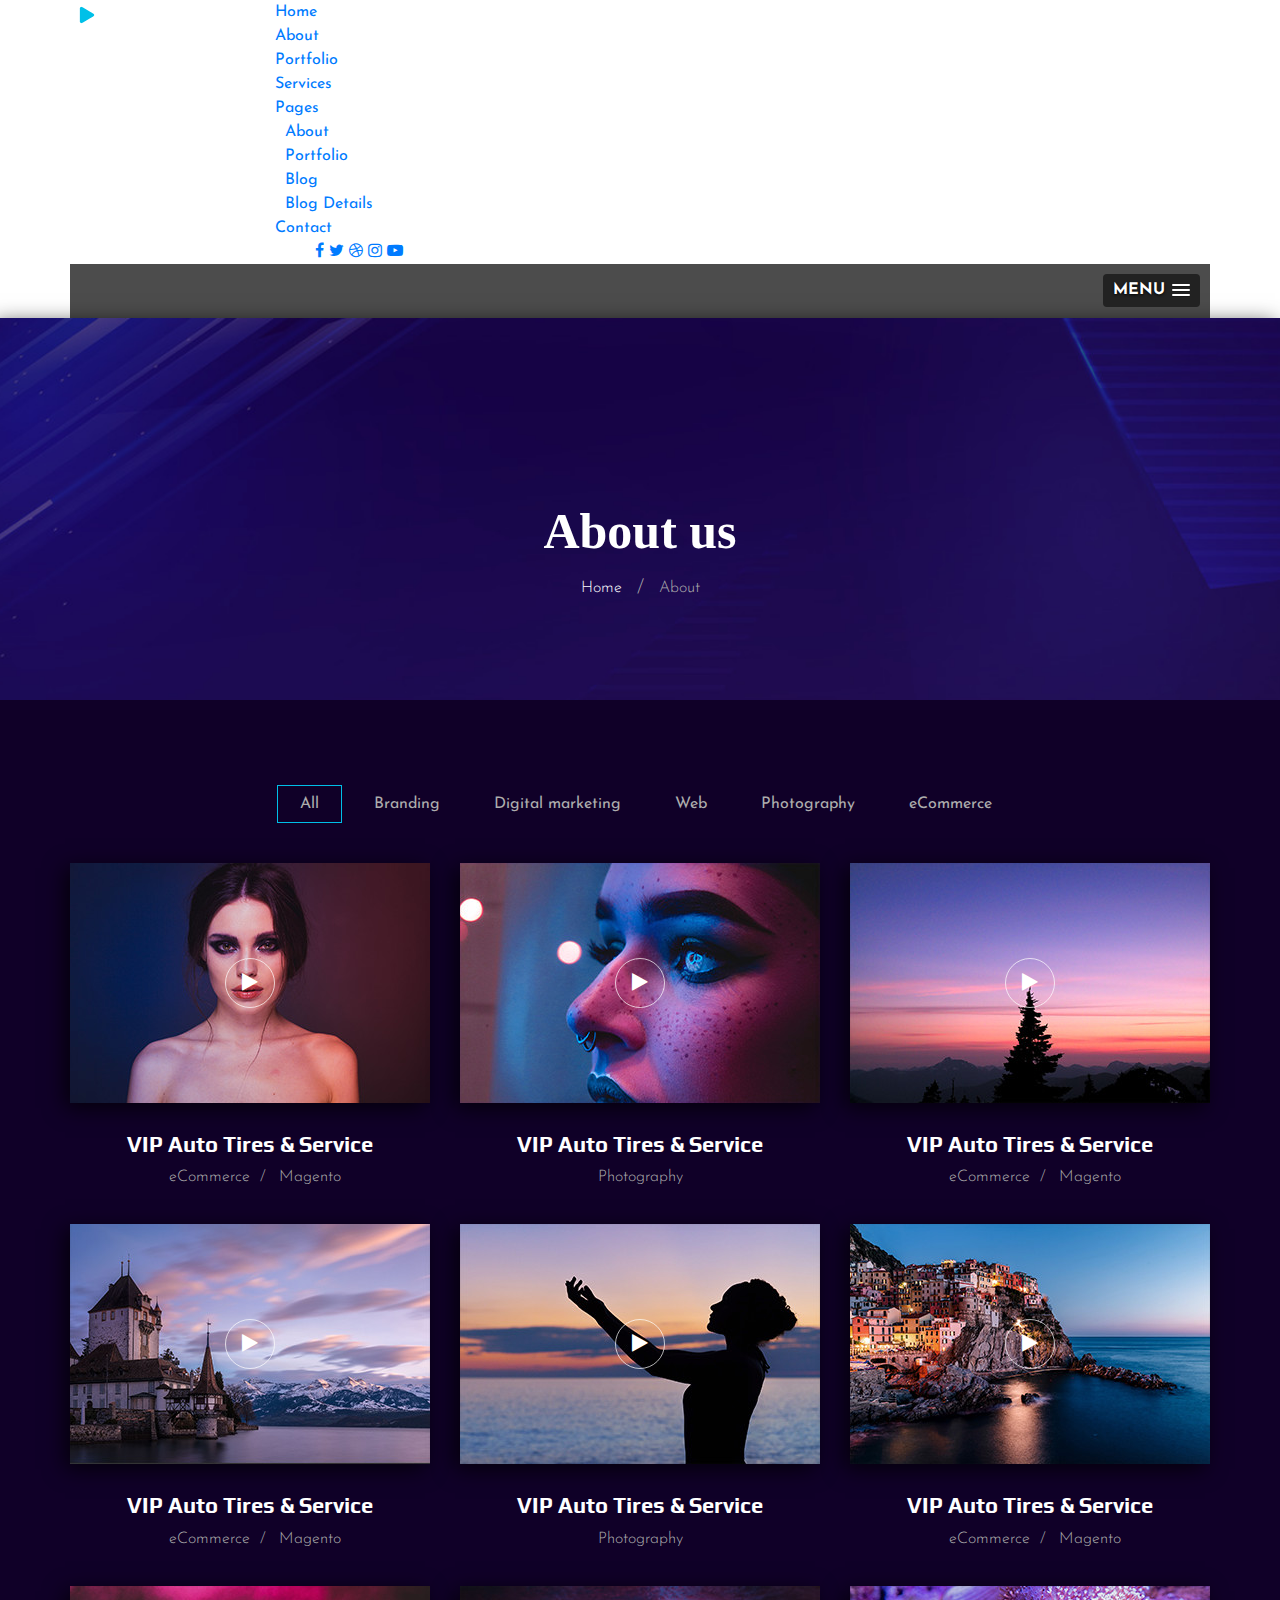
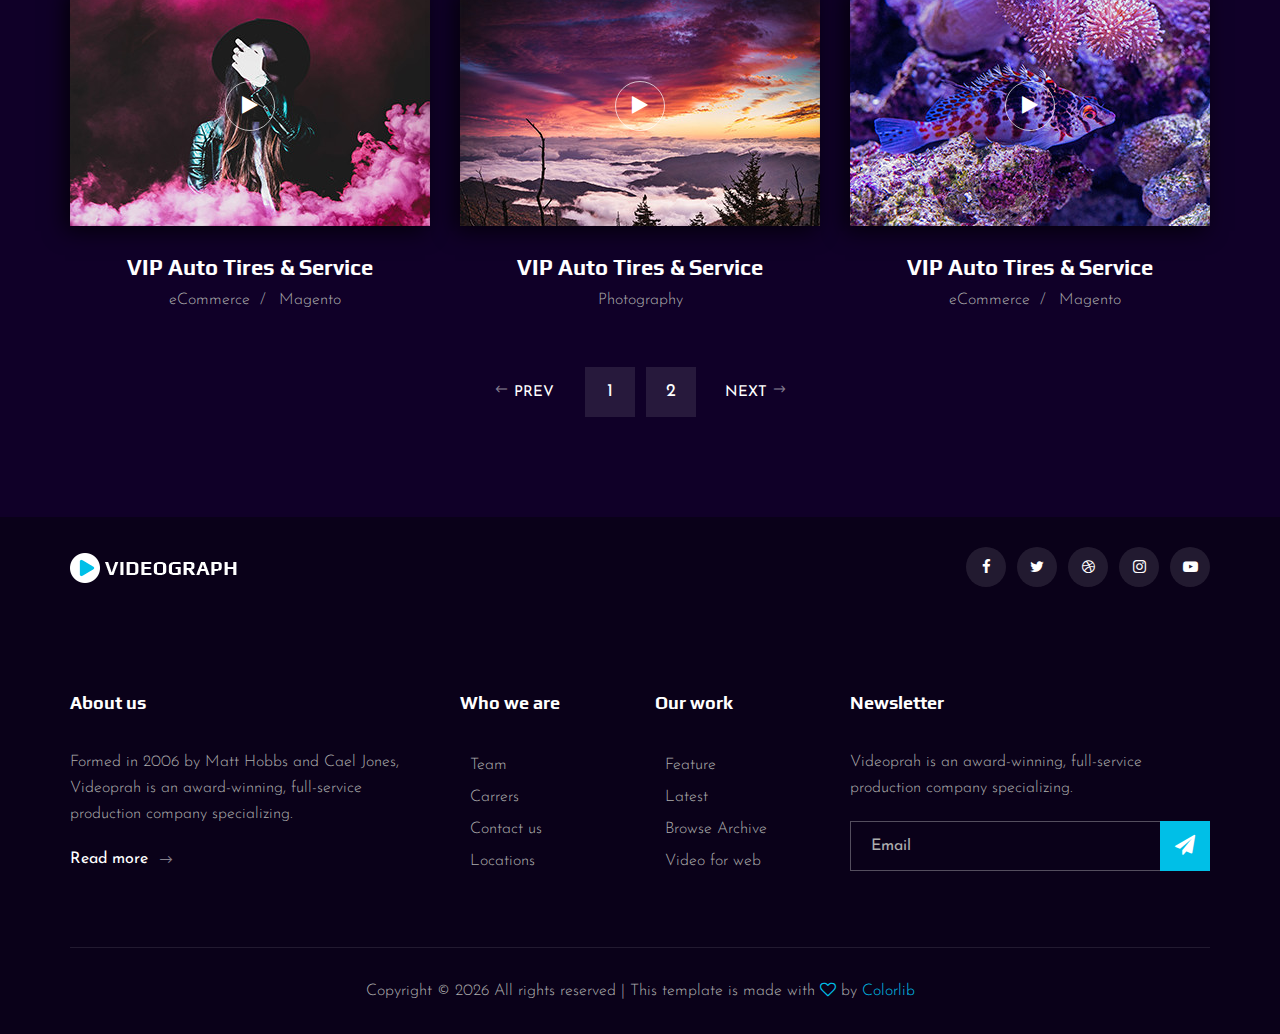
<file: videograph-master/portfolio.html>
<!DOCTYPE html>
<html lang="zxx">

<head>
    <meta charset="UTF-8">
    <meta name="description" content="Videograph Template">
    <meta name="keywords" content="Videograph, unica, creative, html">
    <meta name="viewport" content="width=device-width, initial-scale=1.0">
    <meta http-equiv="X-UA-Compatible" content="ie=edge">
    <title>Videograph | Template</title>

    <!-- Google Font -->
    <link href="https://fonts.googleapis.com/css2?family=Play:wght@400;700&display=swap" rel="stylesheet">
    <link href="https://fonts.googleapis.com/css2?family=Josefin+Sans:wght@300;400;500;600;700&display=swap"
        rel="stylesheet">

    <!-- Css Styles -->
    <link rel="stylesheet" href="css/bootstrap.min.css" type="text/css">
    <link rel="stylesheet" href="css/font-awesome.min.css" type="text/css">
    <link rel="stylesheet" href="css/elegant-icons.css" type="text/css">
    <link rel="stylesheet" href="css/owl.carousel.min.css" type="text/css">
    <link rel="stylesheet" href="css/magnific-popup.css" type="text/css">
    <link rel="stylesheet" href="css/slicknav.min.css" type="text/css">
    <link rel="stylesheet" href="css/style.css" type="text/css">
</head>

<body>
    <!-- Page Preloder -->
    <div id="preloder">
        <div class="loader"></div>
    </div>

    <!-- Header Section Begin -->
    <header class="header">
        <div class="container">
            <div class="row">
                <div class="col-lg-2">
                    <div class="header__logo">
                        <a href="./index.html"><img src="img/logo.png" alt=""></a>
                    </div>
                </div>
                <div class="col-lg-10">
                    <div class="header__nav__option">
                        <nav class="header__nav__menu mobile-menu">
                            <ul>
                                <li><a href="./index.html">Home</a></li>
                                <li><a href="./about.html">About</a></li>
                                <li class="active"><a href="./portfolio.html">Portfolio</a></li>
                                <li><a href="./services.html">Services</a></li>
                                <li><a href="#">Pages</a>
                                    <ul class="dropdown">
                                        <li><a href="./about.html">About</a></li>
                                        <li><a href="./portfolio.html">Portfolio</a></li>
                                        <li><a href="./blog.html">Blog</a></li>
                                        <li><a href="./blog-details.html">Blog Details</a></li>
                                    </ul>
                                </li>
                                <li><a href="./contact.html">Contact</a></li>
                            </ul>
                        </nav>
                        <div class="header__nav__social">
                            <a href="#"><i class="fa fa-facebook"></i></a>
                            <a href="#"><i class="fa fa-twitter"></i></a>
                            <a href="#"><i class="fa fa-dribbble"></i></a>
                            <a href="#"><i class="fa fa-instagram"></i></a>
                            <a href="#"><i class="fa fa-youtube-play"></i></a>
                        </div>
                    </div>
                </div>
            </div>
            <div id="mobile-menu-wrap"></div>
        </div>
    </header>
    <!-- Header End -->

    <!-- Breadcrumb Begin -->
    <div class="breadcrumb-option spad set-bg" data-setbg="img/breadcrumb-bg.jpg">
        <div class="container">
            <div class="row">
                <div class="col-lg-12 text-center">
                    <div class="breadcrumb__text">
                        <h2>About us</h2>
                        <div class="breadcrumb__links">
                            <a href="#">Home</a>
                            <span>About</span>
                        </div>
                    </div>
                </div>
            </div>
        </div>
    </div>
    <!-- Breadcrumb End -->

    <!-- Portfolio Section Begin -->
    <section class="portfolio spad">
        <div class="container">
            <div class="row">
                <div class="col-lg-12">
                    <ul class="portfolio__filter">
                        <li class="active" data-filter="*">All</li>
                        <li data-filter=".branding">Branding</li>
                        <li data-filter=".digital-marketing">Digital marketing</li>
                        <li data-filter=".web">Web</li>
                        <li data-filter=".photography">Photography</li>
                        <li data-filter=" .ecommerce">eCommerce</li>
                    </ul>
                </div>
            </div>
            <div class="row portfolio__gallery">
                <div class="col-lg-4 col-md-6 col-sm-6 mix branding">
                    <div class="portfolio__item">
                        <div class="portfolio__item__video set-bg" data-setbg="img/portfolio/portfolio-1.jpg">
                            <a href="https://www.youtube.com/watch?v=LXb3EKWsInQ" class="play-btn video-popup"><i
                                    class="fa fa-play"></i></a>
                        </div>
                        <div class="portfolio__item__text">
                            <h4>VIP Auto Tires & Service</h4>
                            <ul>
                                <li>eCommerce</li>
                                <li>Magento</li>
                            </ul>
                        </div>
                    </div>
                </div>
                <div class="col-lg-4 col-md-6 col-sm-6 mix digital-marketing">
                    <div class="portfolio__item">
                        <div class="portfolio__item__video set-bg" data-setbg="img/portfolio/portfolio-2.jpg">
                            <a href="https://www.youtube.com/watch?v=LXb3EKWsInQ" class="play-btn video-popup"><i
                                    class="fa fa-play"></i></a>
                        </div>
                        <div class="portfolio__item__text">
                            <h4>VIP Auto Tires & Service</h4>
                            <span>Photography</span>
                        </div>
                    </div>
                </div>
                <div class="col-lg-4 col-md-6 col-sm-6 mix web">
                    <div class="portfolio__item">
                        <div class="portfolio__item__video set-bg" data-setbg="img/portfolio/portfolio-3.jpg">
                            <a href="https://www.youtube.com/watch?v=LXb3EKWsInQ" class="play-btn video-popup"><i
                                    class="fa fa-play"></i></a>
                        </div>
                        <div class="portfolio__item__text">
                            <h4>VIP Auto Tires & Service</h4>
                            <ul>
                                <li>eCommerce</li>
                                <li>Magento</li>
                            </ul>
                        </div>
                    </div>
                </div>
                <div class="col-lg-4 col-md-6 col-sm-6 mix photography">
                    <div class="portfolio__item">
                        <div class="portfolio__item__video set-bg" data-setbg="img/portfolio/portfolio-4.jpg">
                            <a href="https://www.youtube.com/watch?v=LXb3EKWsInQ" class="play-btn video-popup"><i
                                    class="fa fa-play"></i></a>
                        </div>
                        <div class="portfolio__item__text">
                            <h4>VIP Auto Tires & Service</h4>
                            <ul>
                                <li>eCommerce</li>
                                <li>Magento</li>
                            </ul>
                        </div>
                    </div>
                </div>
                <div class="col-lg-4 col-md-6 col-sm-6 mix ecommerce">
                    <div class="portfolio__item">
                        <div class="portfolio__item__video set-bg" data-setbg="img/portfolio/portfolio-5.jpg">
                            <a href="https://www.youtube.com/watch?v=LXb3EKWsInQ" class="play-btn video-popup"><i
                                    class="fa fa-play"></i></a>
                        </div>
                        <div class="portfolio__item__text">
                            <h4>VIP Auto Tires & Service</h4>
                            <span>Photography</span>
                        </div>
                    </div>
                </div>
                <div class="col-lg-4 col-md-6 col-sm-6 mix branding">
                    <div class="portfolio__item">
                        <div class="portfolio__item__video set-bg" data-setbg="img/portfolio/portfolio-6.jpg">
                            <a href="https://www.youtube.com/watch?v=LXb3EKWsInQ" class="play-btn video-popup"><i
                                    class="fa fa-play"></i></a>
                        </div>
                        <div class="portfolio__item__text">
                            <h4>VIP Auto Tires & Service</h4>
                            <ul>
                                <li>eCommerce</li>
                                <li>Magento</li>
                            </ul>
                        </div>
                    </div>
                </div>
                <div class="col-lg-4 col-md-6 col-sm-6 mix web">
                    <div class="portfolio__item">
                        <div class="portfolio__item__video set-bg" data-setbg="img/portfolio/portfolio-7.jpg">
                            <a href="https://www.youtube.com/watch?v=LXb3EKWsInQ" class="play-btn video-popup"><i
                                    class="fa fa-play"></i></a>
                        </div>
                        <div class="portfolio__item__text">
                            <h4>VIP Auto Tires & Service</h4>
                            <ul>
                                <li>eCommerce</li>
                                <li>Magento</li>
                            </ul>
                        </div>
                    </div>
                </div>
                <div class="col-lg-4 col-md-6 col-sm-6 mix photography">
                    <div class="portfolio__item">
                        <div class="portfolio__item__video set-bg" data-setbg="img/portfolio/portfolio-8.jpg">
                            <a href="https://www.youtube.com/watch?v=LXb3EKWsInQ" class="play-btn video-popup"><i
                                    class="fa fa-play"></i></a>
                        </div>
                        <div class="portfolio__item__text">
                            <h4>VIP Auto Tires & Service</h4>
                            <span>Photography</span>
                        </div>
                    </div>
                </div>
                <div class="col-lg-4 col-md-6 col-sm-6 mix ecommerce">
                    <div class="portfolio__item">
                        <div class="portfolio__item__video set-bg" data-setbg="img/portfolio/portfolio-9.jpg">
                            <a href="https://www.youtube.com/watch?v=LXb3EKWsInQ" class="play-btn video-popup"><i
                                    class="fa fa-play"></i></a>
                        </div>
                        <div class="portfolio__item__text">
                            <h4>VIP Auto Tires & Service</h4>
                            <ul>
                                <li>eCommerce</li>
                                <li>Magento</li>
                            </ul>
                        </div>
                    </div>
                </div>
            </div>
            <div class="row">
                <div class="col-lg-12">
                    <div class="pagination__option">
                        <a href="#" class="arrow__pagination left__arrow"><span class="arrow_left"></span> Prev</a>
                        <a href="#" class="number__pagination">1</a>
                        <a href="#" class="number__pagination">2</a>
                        <a href="#" class="arrow__pagination right__arrow">Next <span class="arrow_right"></span></a>
                    </div>
                </div>
            </div>
        </div>
    </section>
    <!-- Portfolio Section End -->

    <!-- Footer Section Begin -->
    <footer class="footer">
        <div class="container">
            <div class="footer__top">
                <div class="row">
                    <div class="col-lg-6 col-md-6">
                        <div class="footer__top__logo">
                            <a href="#"><img src="img/logo.png" alt=""></a>
                        </div>
                    </div>
                    <div class="col-lg-6 col-md-6">
                        <div class="footer__top__social">
                            <a href="#"><i class="fa fa-facebook"></i></a>
                            <a href="#"><i class="fa fa-twitter"></i></a>
                            <a href="#"><i class="fa fa-dribbble"></i></a>
                            <a href="#"><i class="fa fa-instagram"></i></a>
                            <a href="#"><i class="fa fa-youtube-play"></i></a>
                        </div>
                    </div>
                </div>
            </div>
            <div class="footer__option">
                <div class="row">
                    <div class="col-lg-4 col-md-6 col-sm-6">
                        <div class="footer__option__item">
                            <h5>About us</h5>
                            <p>Formed in 2006 by Matt Hobbs and Cael Jones, Videoprah is an award-winning, full-service
                                production company specializing.</p>
                            <a href="#" class="read__more">Read more <span class="arrow_right"></span></a>
                        </div>
                    </div>
                    <div class="col-lg-2 col-md-3 col-sm-3">
                        <div class="footer__option__item">
                            <h5>Who we are</h5>
                            <ul>
                                <li><a href="#">Team</a></li>
                                <li><a href="#">Carrers</a></li>
                                <li><a href="#">Contact us</a></li>
                                <li><a href="#">Locations</a></li>
                            </ul>
                        </div>
                    </div>
                    <div class="col-lg-2 col-md-3 col-sm-3">
                        <div class="footer__option__item">
                            <h5>Our work</h5>
                            <ul>
                                <li><a href="#">Feature</a></li>
                                <li><a href="#">Latest</a></li>
                                <li><a href="#">Browse Archive</a></li>
                                <li><a href="#">Video for web</a></li>
                            </ul>
                        </div>
                    </div>
                    <div class="col-lg-4 col-md-12">
                        <div class="footer__option__item">
                            <h5>Newsletter</h5>
                            <p>Videoprah is an award-winning, full-service production company specializing.</p>
                            <form action="#">
                                <input type="text" placeholder="Email">
                                <button type="submit"><i class="fa fa-send"></i></button>
                            </form>
                        </div>
                    </div>
                </div>
            </div>
            <div class="footer__copyright">
                <div class="row">
                    <div class="col-lg-12 text-center">
                        <!-- Link back to Colorlib can't be removed. Template is licensed under CC BY 3.0. -->
                        <p class="footer__copyright__text">Copyright &copy;
                            <script>
                                document.write(new Date().getFullYear());
                            </script>
                            All rights reserved | This template is made with <i class="fa fa-heart-o"
                                aria-hidden="true"></i> by <a href="https://colorlib.com" target="_blank">Colorlib</a>
                        </p>
                        <!-- Link back to Colorlib can't be removed. Template is licensed under CC BY 3.0. -->
                    </div>
                </div>
            </div>
        </div>
    </footer>
    <!-- Footer Section End -->

    <!-- Js Plugins -->
    <script src="js/jquery-3.3.1.min.js"></script>
    <script src="js/bootstrap.min.js"></script>
    <script src="js/jquery.magnific-popup.min.js"></script>
    <script src="js/mixitup.min.js"></script>
    <script src="js/masonry.pkgd.min.js"></script>
    <script src="js/jquery.slicknav.js"></script>
    <script src="js/owl.carousel.min.js"></script>
    <script src="js/main.js"></script>
</body>

</html>
</file>
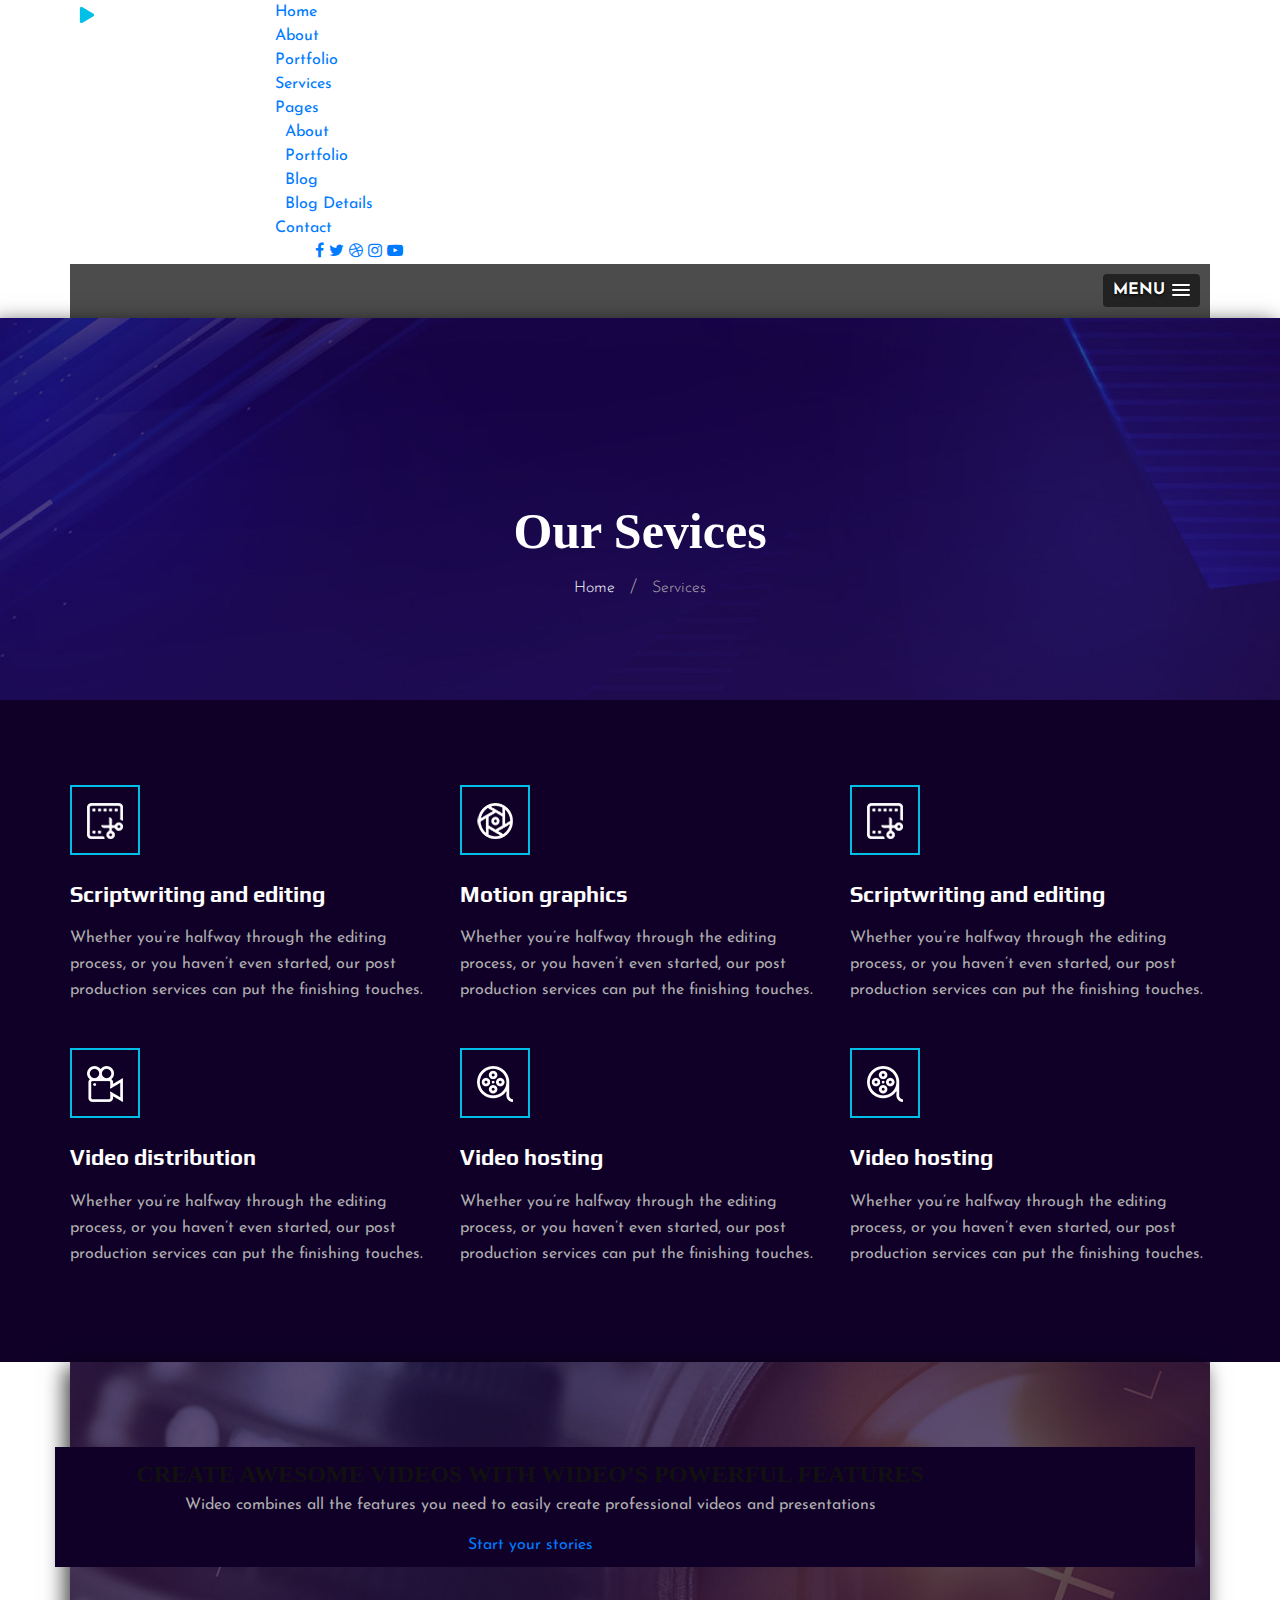
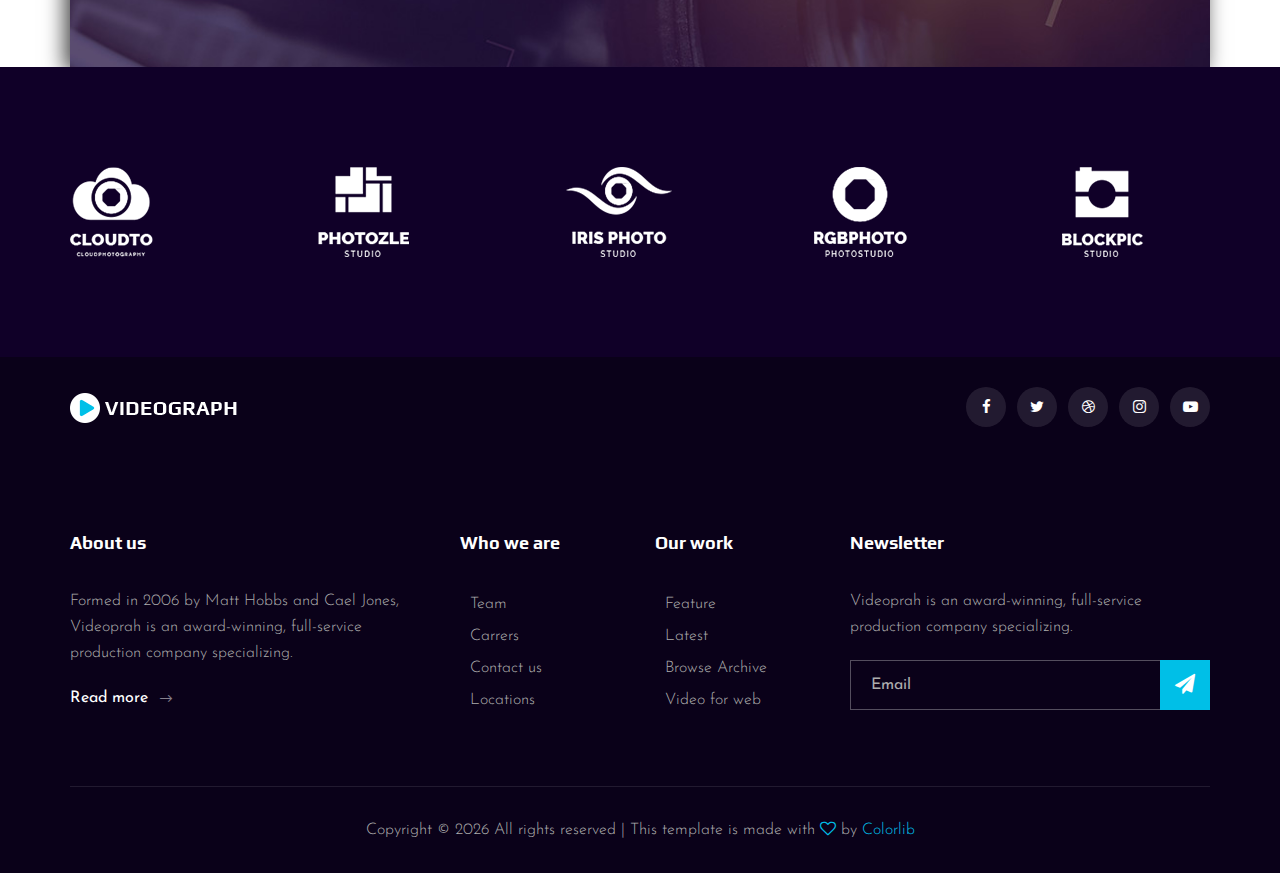
<file: videograph-master/services.html>
<!DOCTYPE html>
<html lang="zxx">

<head>
    <meta charset="UTF-8">
    <meta name="description" content="Videograph Template">
    <meta name="keywords" content="Videograph, unica, creative, html">
    <meta name="viewport" content="width=device-width, initial-scale=1.0">
    <meta http-equiv="X-UA-Compatible" content="ie=edge">
    <title>Videograph | Template</title>

    <!-- Google Font -->
    <link href="https://fonts.googleapis.com/css2?family=Play:wght@400;700&display=swap" rel="stylesheet">
    <link href="https://fonts.googleapis.com/css2?family=Josefin+Sans:wght@300;400;500;600;700&display=swap"
        rel="stylesheet">

    <!-- Css Styles -->
    <link rel="stylesheet" href="css/bootstrap.min.css" type="text/css">
    <link rel="stylesheet" href="css/font-awesome.min.css" type="text/css">
    <link rel="stylesheet" href="css/elegant-icons.css" type="text/css">
    <link rel="stylesheet" href="css/owl.carousel.min.css" type="text/css">
    <link rel="stylesheet" href="css/magnific-popup.css" type="text/css">
    <link rel="stylesheet" href="css/slicknav.min.css" type="text/css">
    <link rel="stylesheet" href="css/style.css" type="text/css">
</head>

<body>
    <!-- Page Preloder -->
    <div id="preloder">
        <div class="loader"></div>
    </div>

    <!-- Header Section Begin -->
    <header class="header">
        <div class="container">
            <div class="row">
                <div class="col-lg-2">
                    <div class="header__logo">
                        <a href="./index.html"><img src="img/logo.png" alt=""></a>
                    </div>
                </div>
                <div class="col-lg-10">
                    <div class="header__nav__option">
                        <nav class="header__nav__menu mobile-menu">
                            <ul>
                                <li><a href="./index.html">Home</a></li>
                                <li><a href="./about.html">About</a></li>
                                <li><a href="./portfolio.html">Portfolio</a></li>
                                <li class="active"><a href="./services.html">Services</a></li>
                                <li><a href="#">Pages</a>
                                    <ul class="dropdown">
                                        <li><a href="./about.html">About</a></li>
                                        <li><a href="./portfolio.html">Portfolio</a></li>
                                        <li><a href="./blog.html">Blog</a></li>
                                        <li><a href="./blog-details.html">Blog Details</a></li>
                                    </ul>
                                </li>
                                <li><a href="./contact.html">Contact</a></li>
                            </ul>
                        </nav>
                        <div class="header__nav__social">
                            <a href="#"><i class="fa fa-facebook"></i></a>
                            <a href="#"><i class="fa fa-twitter"></i></a>
                            <a href="#"><i class="fa fa-dribbble"></i></a>
                            <a href="#"><i class="fa fa-instagram"></i></a>
                            <a href="#"><i class="fa fa-youtube-play"></i></a>
                        </div>
                    </div>
                </div>
            </div>
            <div id="mobile-menu-wrap"></div>
        </div>
    </header>
    <!-- Header End -->

    <!-- Breadcrumb Begin -->
    <div class="breadcrumb-option spad set-bg" data-setbg="img/breadcrumb-bg.jpg">
        <div class="container">
            <div class="row">
                <div class="col-lg-12 text-center">
                    <div class="breadcrumb__text">
                        <h2>Our Sevices</h2>
                        <div class="breadcrumb__links">
                            <a href="#">Home</a>
                            <span>Services</span>
                        </div>
                    </div>
                </div>
            </div>
        </div>
    </div>
    <!-- Breadcrumb End -->

    <!-- Services Section Begin -->
    <section class="services-page spad">
        <div class="container">
            <div class="row">
                <div class="col-lg-4 col-md-6 col-sm-6">
                    <div class="services__item">
                        <div class="services__item__icon">
                            <img src="img/icons/si-2.png" alt="">
                        </div>
                        <h4>Scriptwriting and editing</h4>
                        <p>Whether you’re halfway through the editing process, or you haven’t even started, our post
                            production services can put the finishing touches.</p>
                    </div>
                </div>
                <div class="col-lg-4 col-md-6 col-sm-6">
                    <div class="services__item">
                        <div class="services__item__icon">
                            <img src="img/icons/si-1.png" alt="">
                        </div>
                        <h4>Motion graphics</h4>
                        <p>Whether you’re halfway through the editing process, or you haven’t even started, our post
                            production services can put the finishing touches.</p>
                    </div>
                </div>
                <div class="col-lg-4 col-md-6 col-sm-6">
                    <div class="services__item">
                        <div class="services__item__icon">
                            <img src="img/icons/si-2.png" alt="">
                        </div>
                        <h4>Scriptwriting and editing</h4>
                        <p>Whether you’re halfway through the editing process, or you haven’t even started, our post
                            production services can put the finishing touches.</p>
                    </div>
                </div>
                <div class="col-lg-4 col-md-6 col-sm-6">
                    <div class="services__item">
                        <div class="services__item__icon">
                            <img src="img/icons/si-3.png" alt="">
                        </div>
                        <h4>Video distribution</h4>
                        <p>Whether you’re halfway through the editing process, or you haven’t even started, our post
                            production services can put the finishing touches.</p>
                    </div>
                </div>
                <div class="col-lg-4 col-md-6 col-sm-6">
                    <div class="services__item">
                        <div class="services__item__icon">
                            <img src="img/icons/si-4.png" alt="">
                        </div>
                        <h4>Video hosting</h4>
                        <p>Whether you’re halfway through the editing process, or you haven’t even started, our post
                            production services can put the finishing touches.</p>
                    </div>
                </div>
                <div class="col-lg-4 col-md-6 col-sm-6">
                    <div class="services__item">
                        <div class="services__item__icon">
                            <img src="img/icons/si-4.png" alt="">
                        </div>
                        <h4>Video hosting</h4>
                        <p>Whether you’re halfway through the editing process, or you haven’t even started, our post
                            production services can put the finishing touches.</p>
                    </div>
                </div>
            </div>
        </div>
    </section>
    <!-- Services Section End -->

    <!-- Call To Action Section Begin -->
    <section class="callto sp__callto">
        <div class="container">
            <div class="callto__services spad set-bg" data-setbg="img/calltos-bg.jpg">
                <div class="row d-flex justify-content-center">
                    <div class="col-lg-10 text-center">
                        <div class="callto__text">
                            <h2>CREATE AWESOME VIDEOS WITH WIDEO’S POWERFUL FEATURES</h2>
                            <p>Wideo combines all the features you need to easily create professional videos and
                                presentations</p>
                            <a href="#">Start your stories</a>
                        </div>
                    </div>
                </div>
            </div>
        </div>
    </section>
    <!-- Call To Action Section End -->

    <!-- Logo Begin -->
    <div class="logo spad">
        <div class="container">
            <div class="logo__carousel owl-carousel">
                <a href="#" class="logo__item"><img src="img/logo/logo-1.png" alt=""></a>
                <a href="#" class="logo__item"><img src="img/logo/logo-2.png" alt=""></a>
                <a href="#" class="logo__item"><img src="img/logo/logo-3.png" alt=""></a>
                <a href="#" class="logo__item"><img src="img/logo/logo-4.png" alt=""></a>
                <a href="#" class="logo__item"><img src="img/logo/logo-5.png" alt=""></a>
                <a href="#" class="logo__item"><img src="img/logo/logo-6.png" alt=""></a>
            </div>
        </div>
    </div>
    <!-- Logo End -->

    <!-- Footer Section Begin -->
    <footer class="footer">
        <div class="container">
            <div class="footer__top">
                <div class="row">
                    <div class="col-lg-6 col-md-6">
                        <div class="footer__top__logo">
                            <a href="#"><img src="img/logo.png" alt=""></a>
                        </div>
                    </div>
                    <div class="col-lg-6 col-md-6">
                        <div class="footer__top__social">
                            <a href="#"><i class="fa fa-facebook"></i></a>
                            <a href="#"><i class="fa fa-twitter"></i></a>
                            <a href="#"><i class="fa fa-dribbble"></i></a>
                            <a href="#"><i class="fa fa-instagram"></i></a>
                            <a href="#"><i class="fa fa-youtube-play"></i></a>
                        </div>
                    </div>
                </div>
            </div>
            <div class="footer__option">
                <div class="row">
                    <div class="col-lg-4 col-md-6 col-sm-6">
                        <div class="footer__option__item">
                            <h5>About us</h5>
                            <p>Formed in 2006 by Matt Hobbs and Cael Jones, Videoprah is an award-winning, full-service
                                production company specializing.</p>
                            <a href="#" class="read__more">Read more <span class="arrow_right"></span></a>
                        </div>
                    </div>
                    <div class="col-lg-2 col-md-3 col-sm-3">
                        <div class="footer__option__item">
                            <h5>Who we are</h5>
                            <ul>
                                <li><a href="#">Team</a></li>
                                <li><a href="#">Carrers</a></li>
                                <li><a href="#">Contact us</a></li>
                                <li><a href="#">Locations</a></li>
                            </ul>
                        </div>
                    </div>
                    <div class="col-lg-2 col-md-3 col-sm-3">
                        <div class="footer__option__item">
                            <h5>Our work</h5>
                            <ul>
                                <li><a href="#">Feature</a></li>
                                <li><a href="#">Latest</a></li>
                                <li><a href="#">Browse Archive</a></li>
                                <li><a href="#">Video for web</a></li>
                            </ul>
                        </div>
                    </div>
                    <div class="col-lg-4 col-md-12">
                        <div class="footer__option__item">
                            <h5>Newsletter</h5>
                            <p>Videoprah is an award-winning, full-service production company specializing.</p>
                            <form action="#">
                                <input type="text" placeholder="Email">
                                <button type="submit"><i class="fa fa-send"></i></button>
                            </form>
                        </div>
                    </div>
                </div>
            </div>
            <div class="footer__copyright">
                <div class="row">
                    <div class="col-lg-12 text-center">
                        <!-- Link back to Colorlib can't be removed. Template is licensed under CC BY 3.0. -->
                        <p class="footer__copyright__text">Copyright &copy;
                            <script>
                                document.write(new Date().getFullYear());
                            </script>
                            All rights reserved | This template is made with <i class="fa fa-heart-o"
                                aria-hidden="true"></i> by <a href="https://colorlib.com" target="_blank">Colorlib</a>
                        </p>
                        <!-- Link back to Colorlib can't be removed. Template is licensed under CC BY 3.0. -->
                    </div>
                </div>
            </div>
        </div>
    </footer>
    <!-- Footer Section End -->

    <!-- Js Plugins -->
    <script src="js/jquery-3.3.1.min.js"></script>
    <script src="js/bootstrap.min.js"></script>
    <script src="js/jquery.magnific-popup.min.js"></script>
    <script src="js/mixitup.min.js"></script>
    <script src="js/masonry.pkgd.min.js"></script>
    <script src="js/jquery.slicknav.js"></script>
    <script src="js/owl.carousel.min.js"></script>
    <script src="js/main.js"></script>
</body>

</html>
</file>
<file: mark/css/styles.css>
/* Description: Master CSS file */

/*****************************************
Table Of Contents:
- General Styles
- Navigation
- Header
- About
- Services
- Details
- Projects
- Works
- Testimonials
- Questions
- Contact
- Footer 
- Copyright
- Back To Top Button
- Extra Pages
- Media Queries
******************************************/

/*****************************************
Colors:
- Backgrounds, navbar - black #24262a
- Backgrounds - light gray #f7f9fb
- Buttons, icons - blue #0b36a8
- Headings text - black #24262a
- Body text - dark gray #4d5055
******************************************/


/**************************/
/*     General Styles     */
/**************************/
body,
html {
    width: 100%;
	height: 100%;
}

body, p {
	color: #4d5055; 
	font: 400 1rem/1.625rem "Open Sans", sans-serif;
}

h1 {
	color: #24262a;
	font-weight: 700;
	font-size: 2.5rem;
	line-height: 3.25rem;
	font-family: "Poppins"
}

h2 {
	color: #24262a;
	font-weight: 700;
	font-size: 2rem;
	line-height: 2.5rem;
	font-family: "Poppins"
}

h3 {
	color: #24262a;
	font-weight: 700;
	font-size: 1.75rem;
	line-height: 2.25rem;
	font-family: "Poppins"
}

h4 {
	color: #24262a;
	font-weight: 700;
	font-size: 1.5rem;
	line-height: 2rem;
	font-family: "Poppins"
}

h5 {
	color: #24262a;
	font-weight: 700;
	font-size: 1.25rem;
	line-height: 1.625rem;
	font-family: "Poppins"
}

h6 {
	color: #24262a;
	font-weight: 700;
	font-size: 1rem;
	line-height: 1.375rem;
	font-family: "Poppins"
}

.p-large {
	font-size: 1.125rem;
	line-height: 1.75rem;
}

.p-small {
	font-size: 0.875rem;
	line-height: 1.5rem;
}

.testimonial-text {
	font-style: italic;
}

.testimonial-author {
	font-weight: 700;
	font-size: 1rem;
	line-height: 1.5rem;
}

.li-space-lg li {
	margin-bottom: 0.5rem;
}

a {
	color: #4d5055;
	text-decoration: underline;
}

a:hover {
	color: #4d5055;
	text-decoration: underline;
}

.no-line {
	text-decoration: none;
}

.no-line:hover {
	text-decoration: none;
}

.blue {
	color: #2259ec;
}

.bg-gray {
	background-color: #f7f9fb;
}

.section-divider {
	display: block;
	height: 1px;
	margin: 0;
	border: none;
	background-color: #d3dae2;
}

.btn-solid-reg {
	display: inline-block;
	padding: 1.375rem 2.25rem 1.375rem 2.25rem;
	border: 1px solid #0b36a8;
	background-color: #0b36a8;
	color: #ffffff;
	font-weight: 600;
	font-size: 0.875rem;
	line-height: 0;
	text-decoration: none;
	transition: all 0.2s;
}

.btn-solid-reg:hover {
	background-color: transparent;
	color: #0b36a8; /* needs to stay here because of the color property of a tag */
	text-decoration: none;
}

.btn-solid-lg {
	display: inline-block;
	padding: 1.625rem 2.625rem 1.625rem 2.625rem;
	border: 1px solid #0b36a8;
	background-color: #0b36a8;
	color: #ffffff;
	font-weight: 600;
	font-size: 0.875rem;
	line-height: 0;
	text-decoration: none;
	transition: all 0.2s;
}

.btn-solid-lg:hover {
	background-color: transparent;
	color: #0b36a8; /* needs to stay here because of the color property of a tag */
	text-decoration: none;
}

.btn-outline-reg {
	display: inline-block;
	padding: 1.375rem 2.25rem 1.375rem 2.25rem;
	border: 1px solid #24262a;
	background-color: transparent;
	color: #24262a;
	font-weight: 600;
	font-size: 0.875rem;
	line-height: 0;
	text-decoration: none;
	transition: all 0.2s;
}

.btn-outline-reg:hover {
	background-color: #24262a;
	color: #ffffff;
	text-decoration: none;
}

.btn-outline-lg {
	display: inline-block;
	padding: 1.625rem 2.625rem 1.625rem 2.625rem;
	border: 1px solid #24262a;
	background-color: transparent;
	color: #24262a;
	font-weight: 600;
	font-size: 0.875rem;
	line-height: 0;
	text-decoration: none;
	transition: all 0.2s;
}

.btn-outline-lg:hover {
	background-color: #24262a;
	color: #ffffff;
	text-decoration: none;
}

.btn-outline-sm {
	display: inline-block;
	padding: 1rem 1.5rem 1rem 1.5rem;
	border: 1px solid #24262a;
	background-color: transparent;
	color: #24262a;
	font-weight: 600;
	font-size: 0.875rem;
	line-height: 0;
	text-decoration: none;
	transition: all 0.2s;
}

.btn-outline-sm:hover {
	background-color: #24262a;
	color: #ffffff;
	text-decoration: none;
}

.form-group {
	position: relative;
	margin-bottom: 1.25rem;
}

.label-control {
	position: absolute;
	top: 0.875rem;
	left: 1.5rem;
	color: #7d838a;
	opacity: 1;
	font-size: 0.875rem;
	line-height: 1.375rem;
	cursor: text;
	transition: all 0.2s ease;
}

.form-control-input:focus + .label-control,
.form-control-input.notEmpty + .label-control,
.form-control-textarea:focus + .label-control,
.form-control-textarea.notEmpty + .label-control {
	top: 0.125rem;
	color: #4d5055;
	opacity: 1;
	font-size: 0.75rem;
	font-weight: 700;
}

.form-control-input,
.form-control-select {
	display: block; /* needed for proper display of the label in Firefox, IE, Edge */
	width: 100%;
	padding-top: 1.125rem;
	padding-bottom: 0.125rem;
	padding-left: 1.5rem;
	border: 1px solid #cbcbd1;
	background-color: #ffffff;
	color: #4d5055;
	font-size: 0.875rem;
	line-height: 1.875rem;
	transition: all 0.2s;
	-webkit-appearance: none; /* removes inner shadow on form inputs on ios safari */
}

.form-control-select {
	padding-top: 0.5rem;
	padding-bottom: 0.5rem;
	height: 3.25rem;
	color: #7d838a;
}

select {
    /* you should keep these first rules in place to maintain cross-browser behavior */
    -webkit-appearance: none;
	-moz-appearance: none;
	-ms-appearance: none;
    -o-appearance: none;
    appearance: none;
    background-image: url('../images/down-arrow.png');
    background-position: 96% 50%;
    background-repeat: no-repeat;
    outline: none;
}

.form-control-textarea {
	display: block; /* used to eliminate a bottom gap difference between Chrome and IE/FF */
	width: 100%;
	height: 14rem; /* used instead of html rows to normalize height between Chrome and IE/FF */
	padding-top: 1.5rem;
	padding-left: 1.3125rem;
	border: 1px solid #cbcbd1;
	background-color: #ffffff;
	color: #4d5055;
	font-size: 0.875rem;
	line-height: 1.5rem;
	transition: all 0.2s;
}

.form-control-input:focus,
.form-control-select:focus,
.form-control-textarea:focus {
	border: 1px solid #a1a1a1;
	outline: none; /* Removes blue border on focus */
}

.form-control-input:hover,
.form-control-select:hover,
.form-control-textarea:hover {
	border: 1px solid #a1a1a1;
}

.checkbox {
	font-size: 0.75rem;
	line-height: 1.25rem;
}

input[type='checkbox'] {
	vertical-align: -10%;
	margin-right: 0.5rem;
}

.form-control-submit-button {
	display: inline-block;
	width: 100%;
	height: 3.25rem;
	border: 1px solid #0b36a8;
	border-radius: 32px;
	background-color: #0b36a8;
	color: #ffffff;
	font-weight: 600;
	font-size: 0.875rem;
	line-height: 0;
	cursor: pointer;
	transition: all 0.2s;
}

.form-control-submit-button:hover {
	border: 1px solid #24262a;
	background-color: transparent;
	color: #24262a;
}


/**********************/
/*     Navigation     */
/**********************/
.navbar {
	background-color: #24262a;
	font-weight: 600;
	font-size: 0.875rem;
	line-height: 0.875rem;
	box-shadow: 0 1px 6px 0 rgba(0, 0, 0, 0.025);
}

.navbar .navbar-brand {
	padding-top: 0.125rem;
	padding-bottom: 0.125rem;
}

.navbar .logo-image img {
    width: 118px;
	height: 36px;
}

.navbar .logo-text {
	color: #ffffff;
	font-weight: 700;
	font-size: 1.875rem;
	line-height: 1rem;
	text-decoration: none;
}

.offcanvas-collapse {
	position: fixed;
	top: 3.25rem; /* adjusts the height between the top of the page and the offcanvas menu */
	bottom: 0;
	left: 100%;
	width: 100%;
	padding-right: 1rem;
	padding-left: 1rem;
	overflow-y: auto;
	visibility: hidden;
	background-color: #24262a;
	transition: visibility .3s ease-in-out, -webkit-transform .3s ease-in-out;
	transition: transform .3s ease-in-out, visibility .3s ease-in-out;
	transition: transform .3s ease-in-out, visibility .3s ease-in-out, -webkit-transform .3s ease-in-out;
}

.offcanvas-collapse.open {
	visibility: visible;
	-webkit-transform: translateX(-100%);
	transform: translateX(-100%);
}

.navbar .navbar-nav {
	margin-top: 0.75rem;
	margin-bottom: 0.5rem;
}

.navbar .nav-item .nav-link {
	padding-top: 0.625rem;
	padding-bottom: 0.625rem;
	color: #ffffff;
	text-decoration: none;
	transition: all 0.2s ease;
}

.navbar .nav-item.dropdown.show .nav-link,
.navbar .nav-item .nav-link:hover,
.navbar .nav-item .nav-link.active {
	color: #9c9ead;
}

/* Dropdown Menu */
.navbar .dropdown .dropdown-menu {
	animation: fadeDropdown 0.2s; /* required for the fade animation */
}

@keyframes fadeDropdown {
    0% {
        opacity: 0;
    }

    100% {
        opacity: 1;
	}
}

.navbar .dropdown-menu {
	margin-top: 0.5rem;
	margin-bottom: 0.5rem;
	border: none;
	background-color: #24262a;
}

.navbar .dropdown-item {
	padding-top: 0.5rem;
	padding-bottom: 0.5rem;
	color: #ffffff;
	font-weight: 600;
	font-size: 0.875rem;
	line-height: 0.875rem;
	text-decoration: none;
}

.navbar .dropdown-item:hover {
	background-color: #24262a;
	color: #9c9ead;
}

.navbar .dropdown-divider {
	width: 100%;
	height: 1px;
	margin: 0.5rem auto 0.5rem auto;
	border: none;
	background-color: #505050;
}
/* end of dropdown menu */

.navbar .fa-stack {
	width: 2em;
	margin-right: 0.25rem;
	font-size: 0.75rem;
}

.navbar .fa-stack-2x {
	color: #0b36a8;
	transition: all 0.2s ease;
}

.navbar .fa-stack-1x {
	color: #ffffff;
	transition: all 0.2s ease;
}

.navbar .fa-stack:hover .fa-stack-2x {
	color: #ffffff;
}

.navbar .fa-stack:hover .fa-stack-1x {
	color: #0b36a8;
}

.navbar .navbar-toggler {
	padding: 0;
	border: none;
	font-size: 1.25rem;
}


/******************/
/*     Header     */
/******************/
.header {
	padding-top: 7rem;
	padding-bottom: 5.5rem;
	background: linear-gradient(rgba(0, 0, 0, 0.1), rgba(0, 0, 0, 0.1)), url('../images/header-background.jpg') center center no-repeat;
	background-size: cover;
	text-align: center;
}

.header .h1-large {
	margin-bottom: 1.75rem;
	color: #ffffff;
}

.header .btn-solid-lg:hover {
	border: 1px solid #ffffff;
	color: #ffffff;
}

.header .btn-outline-lg {
	padding: 1.625rem 1.625rem 1.625rem 1.625rem;
	border: none;
	color: #ffffff;
}

.header .btn-outline-lg:hover {
	background: transparent;
	color: #9c9ead;
	text-decoration: none;
}

.header .btn-outline-lg .fas {
	margin-right: 0.375rem;
}


/*****************/
/*     About     */
/*****************/
.basic-1 {
	padding-top: 7.75rem;
	padding-bottom: 5.25rem;
}

.basic-1 .text-container {
	margin-bottom: 3rem;
}

.basic-1 .time {
	margin-bottom: 0.5rem;
	color: #0b36a8;
	font-weight: 600;
	font-size: 0.875rem;
	line-height: 1.5rem;
	font-family: "Poppins";
}

.basic-1 h6 {
	margin-bottom: 0.125rem;
}


/********************/
/*     Services     */
/********************/
.basic-2 {
	padding-top: 7.75rem;
	padding-bottom: 5.25rem;
}

.basic-2 .h2-heading {
	margin-bottom: 0.75rem;
	text-align: center;
}

.basic-2 .p-heading {
	margin-bottom: 4rem;
	text-align: center;
}

.basic-2 .text-box {
	margin-bottom: 3rem;
	padding: 3.5rem 1rem 2.125rem 1rem;
	border: 1px solid #cfd7de;
}

.basic-2 .fas,
.basic-2 .far {
	margin-bottom: 1.75rem;
	color: #0b36a8;
	font-size: 3.5rem;
}

.basic-2 h4 {
	letter-spacing: 1px;
}


/*******************/
/*     Details     */
/*******************/
.split .area-1 {
	height: 430px;
	background: linear-gradient(to bottom right, rgba(25, 26, 29, 0.5), rgba(25, 26, 29, 0.5)), url('../images/details-background.jpg') center center no-repeat;
	background-size: cover;
}

.split .area-2 {
	padding-top: 7.75rem;
	padding-bottom: 7.75rem;
}

.split p {
	margin-bottom: 2.25rem;
}

.split .icons-container {
	margin-top: 3rem;
}

.split .icons-container img {
	width: 50px;
	margin-right: 0.625rem;
	margin-bottom: 0.75rem;
}


/********************/
/*     Projects     */
/********************/
.basic-3 {
	padding-top: 7.75rem;
	padding-bottom: 1rem;
}

.basic-3 .h2-heading {
	margin-bottom: 0.75rem;
	text-align: center;
}

.basic-3 .p-heading {
	margin-bottom: 4rem;
	text-align: center;
}

.basic-3 .text-container {
	margin-bottom: 4rem;
}

.basic-3 .image-container {
	margin-bottom: 1rem;
}

/* Hover Animation */
.basic-3 .image-container {
	overflow: hidden;
	margin-right: auto;
	margin-left: auto;
}

.basic-3 .image-container img {
	margin: 0;
	transition: all 0.2s;
}

.basic-3 .image-container:hover img {
	-moz-transform: scale(1.1);
	-webkit-transform: scale(1.1);
	transform: scale(1.1);
} 
/* end of hover animation */


/*****************/
/*     Works     */
/*****************/
.basic-4 {
	padding-bottom: 1rem;
}

.basic-4 .text-container {
	margin-bottom: 4rem;
}

.basic-4 .image-container {
	margin-bottom: 1rem;
}

/* Hover Animation */
.basic-4 .image-container {
	overflow: hidden;
	margin-right: auto;
	margin-left: auto;
}

.basic-4 .image-container img {
	margin: 0;
	transition: all 0.2s;
}

.basic-4 .image-container:hover img {
	-moz-transform: scale(1.15);
	-webkit-transform: scale(1.15);
	transform: scale(1.15);
} 
/* end of hover animation */


/************************/
/*     Testimonials     */
/************************/
.cards-1 {
	padding-top: 3rem;
	padding-bottom: 3.875rem;
}

.cards-1 .h2-heading {
	margin-bottom: 3rem;
	text-align: center;
}

.cards-1 .card {
	margin-bottom: 4rem;
	border: none;
}

.cards-1 .card-body {
	padding: 0;
	text-align: center;
}

.cards-1 .testimonial-text {
	margin-bottom: 1.625rem;
}

.cards-1 img {
	display: inline-block;
	width: 60px;
	margin-bottom: 0.875rem;
	border-radius: 50%;
}

.cards-1 .text {
	margin-top: 0.375rem;
}

.cards-1 .testimonial-author {
	color: #24262a;
}

.cards-1 .testimonial-author,
.cards-1 .occupation {
	font-size: 0.875rem;
	line-height: 1.375rem;
}


/*********************/
/*     Questions     */
/*********************/
.accordion-1 {
	padding-top: 7.75rem;
	padding-bottom: 6.75rem;
}

.accordion-1 .h2-heading {
	margin-bottom: 2.5rem;
	text-align: center;
}

.accordion-1 .card {
	margin-bottom: 1.75rem;
	border: none;
}

.accordion-1 .card-header {
	padding: 0;
	border: none;
	background-color: transparent;
}

.accordion-1 .card button {
	padding: 0;
	color: #24262a;
	font-weight: 600;
	font-size: 1.125rem;
	line-height: 1.75rem;
	font-family: 'Poppins';
}

.accordion-1 .card button:hover {
	text-decoration: none;
}

.accordion-1 .card button:before {
	float: left;
	margin-right: 0.625rem;
	font-family: 'Font Awesome 5 Free';
	font-weight: 900;
	content: "\f078";
	transition: all 0.2s;
}

.accordion-1 .card button.collapsed:before {
	-webkit-transform: rotate(180deg);
	-moz-transform: rotate(180deg);
	transform: rotate(180deg);
} 

.accordion-1 .card-body {
	padding: 0.75rem 1.5rem 0.5rem 1.5rem;
}


/*******************/
/*     Contact     */
/*******************/
.form-1 {
	padding-top: 7.75rem;
	padding-bottom: 7rem;
	text-align: center;
}

.form-1 .h2-heading {
	margin-bottom: 0.75rem;
	text-align: center;
}

.form-1 .p-heading {
	margin-bottom: 4rem;
}


/******************/
/*     Footer     */
/******************/
.footer {
	padding-top: 6.25rem;
	padding-bottom: 2rem;
	background-color: #24262a;
	text-align: center;
}

.footer a {
	text-decoration: none;
}

.footer .fa-stack {
	width: 2em;
	margin-bottom: 1.25rem;
	margin-right: 0.375rem;
	font-size: 1.5rem;
}

.footer .fa-stack .fa-stack-1x {
    color: #ffffff;
	transition: all 0.2s ease;
}

.footer .fa-stack .fa-stack-2x {
	color: #0b36a8;
	transition: all 0.2s ease;
}

.footer .fa-stack:hover .fa-stack-1x {
	color: #0b36a8;
}

.footer .fa-stack:hover .fa-stack-2x {
    color: #ffffff;
}


/*********************/
/*     Copyright     */
/*********************/
.copyright {
	padding-top: 1rem;
	padding-bottom: 1rem;
	background-color: #24262a;
	text-align: center;
}

.copyright .p-small {
	color: #9da6ac;
	text-align: center;
}

.copyright a {
	color: #9da6ac;
}


/******************************/
/*     Back To Top Button     */
/******************************/
a.back-to-top {
	position: fixed;
	z-index: 999;
	right: 12px;
	bottom: 12px;
	display: none;
	width: 42px;
	height: 42px;
	border-radius: 30px;
	background: #3a424d url("../images/up-arrow.png") no-repeat center 47%;
	background-size: 18px 18px;
	text-indent: -9999px;
}

a:hover.back-to-top {
	background-color: #0b36a8;
}


/***********************/
/*     Extra Pages     */
/***********************/
.ex-header {
	padding-top: 8.5rem;
	padding-bottom: 4rem;
	background-color: #24262a;
}

.ex-header h1 {
	color: #ffffff;
}

.ex-basic-1 .list-unstyled .fas {
	font-size: 0.375rem;
	line-height: 1.625rem;
}

.ex-basic-1 .list-unstyled .media-body {
	margin-left: 0.5rem;
}

.ex-basic-1 .text-box {
	padding: 1.25rem 1.25rem 0.5rem 1.25rem;
	background-color: #f7f9fb;
}

.ex-cards-1 .card {
	border: none;
	background-color: transparent;
}

.ex-cards-1 .card .fa-stack {
	width: 2em;
	font-size: 1.125rem;
}

.ex-cards-1 .card .fa-stack-2x {
	color: #0b36a8;
}

.ex-cards-1 .card .fa-stack-1x {
	color: #ffffff;
	font-weight: 700;
	line-height: 2.125rem;
}

.ex-cards-1 .card .list-unstyled .media-body {
	margin-left: 0.75rem;
}

.ex-cards-1 .card .list-unstyled .media-body h5 {
	margin-top: 0.125rem;
	margin-bottom: 0.375rem;
}


/*************************/
/*     Media Queries     */
/*************************/	
/* Min-width 768px */
@media (min-width: 768px) {

	/* Header */
	.header {
		padding-top: 11rem;
		padding-bottom: 9rem;
	}
	/* end of header */


	/* Services */
	.basic-2 .text-box {
		padding-right: 2.125rem;
		padding-left: 2.125rem;
	}
	/* end of services */


	/* Extra Pages */
	.ex-basic-1 .text-box {
		padding: 1.75rem 2rem 0.875rem 2rem;
	}
	/* end of extra pages */
}
/* end of min-width 768px */


/* Min-width 992px */
@media (min-width: 992px) {
	
	/* General Styles */
	.h2-heading {
		width: 35.25rem;
		margin-right: auto;
		margin-left: auto;
	}

	.p-heading {
		width: 46rem;
		margin-right: auto;
		margin-left: auto;
	}
	/* end of general styles */


	/* Navigation */
	.navbar {
		padding-top: 1.75rem;
		background-color: transparent;
		box-shadow: none;
		transition: all 0.2s;
	}

	.navbar.top-nav-collapse {
		padding-top: 0.5rem;
		padding-top: 0.5rem;
		background-color: #24262a;
		box-shadow: 0 3px 6px 0 rgba(0, 0, 0, 0.025);
	}

	.offcanvas-collapse {
		position: static;
		top: auto;
		bottom: auto;
		left: auto;
		width: auto;
		padding-right: 0;
		padding-left: 0;
		background-color: transparent;
		overflow-y: visible;
		visibility: visible;
	}

	.offcanvas-collapse.open {
		-webkit-transform: none;
		transform: none;
	}

	.navbar .navbar-nav {
		margin-top: 0;
		margin-bottom: 0;
	}
	
	.navbar .nav-item .nav-link {
		padding-right: 0.625rem;
		padding-left: 0.625rem;
	}

	.navbar .dropdown-menu {
		margin-top: 0.25rem;
		box-shadow: 0 3px 3px 1px rgba(0, 0, 0, 0.08);
	}

	.navbar .dropdown-divider {
		width: 90%;
	}

	.navbar .social-icons {
		margin-left: 0.5rem;
	}
	
	.navbar .fa-stack {
		margin-right: 0;
		margin-left: 0.25rem;
	}
	/* end of navigation */


	/* Header */
	.header {
		padding-top: 15rem;
		padding-bottom: 14rem;
		text-align: left;
	}
	/* end of header */


	/* Details */
	.split {
		height: 760px;
	}
	
	.split .area-1 {
		height: 100%;
		width: 50%;
		display: inline-block;
	}
	
	.split .area-2 {
		height: 100%;
		width: 50%;
		display: inline-block;
		vertical-align: top;
	}

	.split .text-container {
		width: 400px;
		margin-left: 3rem;
	}
	/* end of details */


	/* Testimonials */
	.cards-1 .card {
		display: inline-block;
		width: 290px;
		vertical-align: top;
	}

	.cards-1 .card:nth-of-type(3n+2) {
		margin-right: 1.5rem;
		margin-left: 1.5rem;
	}

	.cards-1 .card-body {
		text-align: left;
	}

	.cards-1 .details {
		display: flex;
		align-items: flex-start;
	}
	
	.cards-1 .details .text {
		flex-direction: column;
	}
	
	.cards-1 .details img {
		margin-right: 1.125rem;
	}
	/* end of testimonials */


	/* Accordion */
	.accordion-1 .accordion {
		width: 730px;
		margin-right: auto;
		margin-left: auto;
	}
	/* end of accordion */


	/* Contact */
	.form-1 form {
		width: 790px;
		margin-right: auto;
		margin-left: auto;
	}
	/* end of contact */


	/* Extra Pages */
	.ex-cards-1 .card {
		display: inline-block;
		width: 296px;
		vertical-align: top;
	}

	.ex-cards-1 .card:nth-of-type(3n+2) {
		margin-right: 1rem;
		margin-left: 1rem;
	}
	/* end of extra pages */
}
/* end of min-width 992px */


/* Min-width 1200px */
@media (min-width: 1200px) {

	/* General Styles */
	.h1-large {
		font-size: 3.75rem;
		line-height: 4.625rem;
	}
	/* end of general styles */


	/* Navigation */
	.navbar .container {
		max-width: 1330px;
	}
	/* end of navigation */


	/* Header */
	.header {
		padding-top: 18.25rem;
		padding-bottom: 17.25rem;
	}
	/* end of header */


	/* About */
	.basic-1 .text-container.first {
		margin-right: 2rem;
	}

	.basic-1 .text-container.second {
		margin-right: 1rem;
		margin-left: 1rem;
	}

	.basic-1 .text-container.third {
		margin-left: 2rem;
	}
	/* end of about */


	/* Details */
	.split {
		height: 700px;
	}

	.split .text-container {
		width: 460px;
		margin-left: 5rem;
	}
	/* end of details */


	/* Testimonials */
	.cards-1 .card {
		width: 338px;
	}
	
	.cards-1 .card:nth-of-type(3n+2) {
		margin-right: 2.625rem;
		margin-left: 2.625rem;
	}
	/* end of testimonials */
	

	/* Extra Pages */
	.ex-cards-1 .card {
		width: 336px;
	}

	.ex-cards-1 .card:nth-of-type(3n+2) {
		margin-right: 2.875rem;
		margin-left: 2.875rem;
	}
	/* end of extra pages */
}
/* end of min-width 1200px */
</file>
<file: videograph-master/css/elegant-icons.css>
@font-face {
	font-family: 'ElegantIcons';
	src:url('../fonts/ElegantIcons.eot');
	src:url('../fonts/ElegantIcons.eot?#iefix') format('embedded-opentype'),
		url('../fonts/ElegantIcons.woff') format('woff'),
		url('../fonts/ElegantIcons.ttf') format('truetype'),
		url('../fonts/ElegantIcons.svg#ElegantIcons') format('svg');
	font-weight: normal;
	font-style: normal;
}

/* Use the following CSS code if you want to use data attributes for inserting your icons */
[data-icon]:before {
	font-family: 'ElegantIcons';
	content: attr(data-icon);
	speak: none;
	font-weight: normal;
	font-variant: normal;
	text-transform: none;
	line-height: 1;
	-webkit-font-smoothing: antialiased;
	-moz-osx-font-smoothing: grayscale;
}

/* Use the following CSS code if you want to have a class per icon */
/*
Instead of a list of all class selectors,
you can use the generic selector below, but it's slower:
[class*="your-class-prefix"] {
*/
.arrow_up, .arrow_down, .arrow_left, .arrow_right, .arrow_left-up, .arrow_right-up, .arrow_right-down, .arrow_left-down, .arrow-up-down, .arrow_up-down_alt, .arrow_left-right_alt, .arrow_left-right, .arrow_expand_alt2, .arrow_expand_alt, .arrow_condense, .arrow_expand, .arrow_move, .arrow_carrot-up, .arrow_carrot-down, .arrow_carrot-left, .arrow_carrot-right, .arrow_carrot-2up, .arrow_carrot-2down, .arrow_carrot-2left, .arrow_carrot-2right, .arrow_carrot-up_alt2, .arrow_carrot-down_alt2, .arrow_carrot-left_alt2, .arrow_carrot-right_alt2, .arrow_carrot-2up_alt2, .arrow_carrot-2down_alt2, .arrow_carrot-2left_alt2, .arrow_carrot-2right_alt2, .arrow_triangle-up, .arrow_triangle-down, .arrow_triangle-left, .arrow_triangle-right, .arrow_triangle-up_alt2, .arrow_triangle-down_alt2, .arrow_triangle-left_alt2, .arrow_triangle-right_alt2, .arrow_back, .icon_minus-06, .icon_plus, .icon_close, .icon_check, .icon_minus_alt2, .icon_plus_alt2, .icon_close_alt2, .icon_check_alt2, .icon_zoom-out_alt, .icon_zoom-in_alt, .icon_search, .icon_box-empty, .icon_box-selected, .icon_minus-box, .icon_plus-box, .icon_box-checked, .icon_circle-empty, .icon_circle-slelected, .icon_stop_alt2, .icon_stop, .icon_pause_alt2, .icon_pause, .icon_menu, .icon_menu-square_alt2, .icon_menu-circle_alt2, .icon_ul, .icon_ol, .icon_adjust-horiz, .icon_adjust-vert, .icon_document_alt, .icon_documents_alt, .icon_pencil, .icon_pencil-edit_alt, .icon_pencil-edit, .icon_folder-alt, .icon_folder-open_alt, .icon_folder-add_alt, .icon_info_alt, .icon_error-oct_alt, .icon_error-circle_alt, .icon_error-triangle_alt, .icon_question_alt2, .icon_question, .icon_comment_alt, .icon_chat_alt, .icon_vol-mute_alt, .icon_volume-low_alt, .icon_volume-high_alt, .icon_quotations, .icon_quotations_alt2, .icon_clock_alt, .icon_lock_alt, .icon_lock-open_alt, .icon_key_alt, .icon_cloud_alt, .icon_cloud-upload_alt, .icon_cloud-download_alt, .icon_image, .icon_images, .icon_lightbulb_alt, .icon_gift_alt, .icon_house_alt, .icon_genius, .icon_mobile, .icon_tablet, .icon_laptop, .icon_desktop, .icon_camera_alt, .icon_mail_alt, .icon_cone_alt, .icon_ribbon_alt, .icon_bag_alt, .icon_creditcard, .icon_cart_alt, .icon_paperclip, .icon_tag_alt, .icon_tags_alt, .icon_trash_alt, .icon_cursor_alt, .icon_mic_alt, .icon_compass_alt, .icon_pin_alt, .icon_pushpin_alt, .icon_map_alt, .icon_drawer_alt, .icon_toolbox_alt, .icon_book_alt, .icon_calendar, .icon_film, .icon_table, .icon_contacts_alt, .icon_headphones, .icon_lifesaver, .icon_piechart, .icon_refresh, .icon_link_alt, .icon_link, .icon_loading, .icon_blocked, .icon_archive_alt, .icon_heart_alt, .icon_star_alt, .icon_star-half_alt, .icon_star, .icon_star-half, .icon_tools, .icon_tool, .icon_cog, .icon_cogs, .arrow_up_alt, .arrow_down_alt, .arrow_left_alt, .arrow_right_alt, .arrow_left-up_alt, .arrow_right-up_alt, .arrow_right-down_alt, .arrow_left-down_alt, .arrow_condense_alt, .arrow_expand_alt3, .arrow_carrot_up_alt, .arrow_carrot-down_alt, .arrow_carrot-left_alt, .arrow_carrot-right_alt, .arrow_carrot-2up_alt, .arrow_carrot-2dwnn_alt, .arrow_carrot-2left_alt, .arrow_carrot-2right_alt, .arrow_triangle-up_alt, .arrow_triangle-down_alt, .arrow_triangle-left_alt, .arrow_triangle-right_alt, .icon_minus_alt, .icon_plus_alt, .icon_close_alt, .icon_check_alt, .icon_zoom-out, .icon_zoom-in, .icon_stop_alt, .icon_menu-square_alt, .icon_menu-circle_alt, .icon_document, .icon_documents, .icon_pencil_alt, .icon_folder, .icon_folder-open, .icon_folder-add, .icon_folder_upload, .icon_folder_download, .icon_info, .icon_error-circle, .icon_error-oct, .icon_error-triangle, .icon_question_alt, .icon_comment, .icon_chat, .icon_vol-mute, .icon_volume-low, .icon_volume-high, .icon_quotations_alt, .icon_clock, .icon_lock, .icon_lock-open, .icon_key, .icon_cloud, .icon_cloud-upload, .icon_cloud-download, .icon_lightbulb, .icon_gift, .icon_house, .icon_camera, .icon_mail, .icon_cone, .icon_ribbon, .icon_bag, .icon_cart, .icon_tag, .icon_tags, .icon_trash, .icon_cursor, .icon_mic, .icon_compass, .icon_pin, .icon_pushpin, .icon_map, .icon_drawer, .icon_toolbox, .icon_book, .icon_contacts, .icon_archive, .icon_heart, .icon_profile, .icon_group, .icon_grid-2x2, .icon_grid-3x3, .icon_music, .icon_pause_alt, .icon_phone, .icon_upload, .icon_download, .social_facebook, .social_twitter, .social_pinterest, .social_googleplus, .social_tumblr, .social_tumbleupon, .social_wordpress, .social_instagram, .social_dribbble, .social_vimeo, .social_linkedin, .social_rss, .social_deviantart, .social_share, .social_myspace, .social_skype, .social_youtube, .social_picassa, .social_googledrive, .social_flickr, .social_blogger, .social_spotify, .social_delicious, .social_facebook_circle, .social_twitter_circle, .social_pinterest_circle, .social_googleplus_circle, .social_tumblr_circle, .social_stumbleupon_circle, .social_wordpress_circle, .social_instagram_circle, .social_dribbble_circle, .social_vimeo_circle, .social_linkedin_circle, .social_rss_circle, .social_deviantart_circle, .social_share_circle, .social_myspace_circle, .social_skype_circle, .social_youtube_circle, .social_picassa_circle, .social_googledrive_alt2, .social_flickr_circle, .social_blogger_circle, .social_spotify_circle, .social_delicious_circle, .social_facebook_square, .social_twitter_square, .social_pinterest_square, .social_googleplus_square, .social_tumblr_square, .social_stumbleupon_square, .social_wordpress_square, .social_instagram_square, .social_dribbble_square, .social_vimeo_square, .social_linkedin_square, .social_rss_square, .social_deviantart_square, .social_share_square, .social_myspace_square, .social_skype_square, .social_youtube_square, .social_picassa_square, .social_googledrive_square, .social_flickr_square, .social_blogger_square, .social_spotify_square, .social_delicious_square, .icon_printer, .icon_calulator, .icon_building, .icon_floppy, .icon_drive, .icon_search-2, .icon_id, .icon_id-2, .icon_puzzle, .icon_like, .icon_dislike, .icon_mug, .icon_currency, .icon_wallet, .icon_pens, .icon_easel, .icon_flowchart, .icon_datareport, .icon_briefcase, .icon_shield, .icon_percent, .icon_globe, .icon_globe-2, .icon_target, .icon_hourglass, .icon_balance, .icon_rook, .icon_printer-alt, .icon_calculator_alt, .icon_building_alt, .icon_floppy_alt, .icon_drive_alt, .icon_search_alt, .icon_id_alt, .icon_id-2_alt, .icon_puzzle_alt, .icon_like_alt, .icon_dislike_alt, .icon_mug_alt, .icon_currency_alt, .icon_wallet_alt, .icon_pens_alt, .icon_easel_alt, .icon_flowchart_alt, .icon_datareport_alt, .icon_briefcase_alt, .icon_shield_alt, .icon_percent_alt, .icon_globe_alt, .icon_clipboard {
	font-family: 'ElegantIcons';
	speak: none;
	font-style: normal;
	font-weight: normal;
	font-variant: normal;
	text-transform: none;
	line-height: 1;
	-webkit-font-smoothing: antialiased;
}
.arrow_up:before {
	content: "\21";
}
.arrow_down:before {
	content: "\22";
}
.arrow_left:before {
	content: "\23";
}
.arrow_right:before {
	content: "\24";
}
.arrow_left-up:before {
	content: "\25";
}
.arrow_right-up:before {
	content: "\26";
}
.arrow_right-down:before {
	content: "\27";
}
.arrow_left-down:before {
	content: "\28";
}
.arrow-up-down:before {
	content: "\29";
}
.arrow_up-down_alt:before {
	content: "\2a";
}
.arrow_left-right_alt:before {
	content: "\2b";
}
.arrow_left-right:before {
	content: "\2c";
}
.arrow_expand_alt2:before {
	content: "\2d";
}
.arrow_expand_alt:before {
	content: "\2e";
}
.arrow_condense:before {
	content: "\2f";
}
.arrow_expand:before {
	content: "\30";
}
.arrow_move:before {
	content: "\31";
}
.arrow_carrot-up:before {
	content: "\32";
}
.arrow_carrot-down:before {
	content: "\33";
}
.arrow_carrot-left:before {
	content: "\34";
}
.arrow_carrot-right:before {
	content: "\35";
}
.arrow_carrot-2up:before {
	content: "\36";
}
.arrow_carrot-2down:before {
	content: "\37";
}
.arrow_carrot-2left:before {
	content: "\38";
}
.arrow_carrot-2right:before {
	content: "\39";
}
.arrow_carrot-up_alt2:before {
	content: "\3a";
}
.arrow_carrot-down_alt2:before {
	content: "\3b";
}
.arrow_carrot-left_alt2:before {
	content: "\3c";
}
.arrow_carrot-right_alt2:before {
	content: "\3d";
}
.arrow_carrot-2up_alt2:before {
	content: "\3e";
}
.arrow_carrot-2down_alt2:before {
	content: "\3f";
}
.arrow_carrot-2left_alt2:before {
	content: "\40";
}
.arrow_carrot-2right_alt2:before {
	content: "\41";
}
.arrow_triangle-up:before {
	content: "\42";
}
.arrow_triangle-down:before {
	content: "\43";
}
.arrow_triangle-left:before {
	content: "\44";
}
.arrow_triangle-right:before {
	content: "\45";
}
.arrow_triangle-up_alt2:before {
	content: "\46";
}
.arrow_triangle-down_alt2:before {
	content: "\47";
}
.arrow_triangle-left_alt2:before {
	content: "\48";
}
.arrow_triangle-right_alt2:before {
	content: "\49";
}
.arrow_back:before {
	content: "\4a";
}
.icon_minus-06:before {
	content: "\4b";
}
.icon_plus:before {
	content: "\4c";
}
.icon_close:before {
	content: "\4d";
}
.icon_check:before {
	content: "\4e";
}
.icon_minus_alt2:before {
	content: "\4f";
}
.icon_plus_alt2:before {
	content: "\50";
}
.icon_close_alt2:before {
	content: "\51";
}
.icon_check_alt2:before {
	content: "\52";
}
.icon_zoom-out_alt:before {
	content: "\53";
}
.icon_zoom-in_alt:before {
	content: "\54";
}
.icon_search:before {
	content: "\55";
}
.icon_box-empty:before {
	content: "\56";
}
.icon_box-selected:before {
	content: "\57";
}
.icon_minus-box:before {
	content: "\58";
}
.icon_plus-box:before {
	content: "\59";
}
.icon_box-checked:before {
	content: "\5a";
}
.icon_circle-empty:before {
	content: "\5b";
}
.icon_circle-slelected:before {
	content: "\5c";
}
.icon_stop_alt2:before {
	content: "\5d";
}
.icon_stop:before {
	content: "\5e";
}
.icon_pause_alt2:before {
	content: "\5f";
}
.icon_pause:before {
	content: "\60";
}
.icon_menu:before {
	content: "\61";
}
.icon_menu-square_alt2:before {
	content: "\62";
}
.icon_menu-circle_alt2:before {
	content: "\63";
}
.icon_ul:before {
	content: "\64";
}
.icon_ol:before {
	content: "\65";
}
.icon_adjust-horiz:before {
	content: "\66";
}
.icon_adjust-vert:before {
	content: "\67";
}
.icon_document_alt:before {
	content: "\68";
}
.icon_documents_alt:before {
	content: "\69";
}
.icon_pencil:before {
	content: "\6a";
}
.icon_pencil-edit_alt:before {
	content: "\6b";
}
.icon_pencil-edit:before {
	content: "\6c";
}
.icon_folder-alt:before {
	content: "\6d";
}
.icon_folder-open_alt:before {
	content: "\6e";
}
.icon_folder-add_alt:before {
	content: "\6f";
}
.icon_info_alt:before {
	content: "\70";
}
.icon_error-oct_alt:before {
	content: "\71";
}
.icon_error-circle_alt:before {
	content: "\72";
}
.icon_error-triangle_alt:before {
	content: "\73";
}
.icon_question_alt2:before {
	content: "\74";
}
.icon_question:before {
	content: "\75";
}
.icon_comment_alt:before {
	content: "\76";
}
.icon_chat_alt:before {
	content: "\77";
}
.icon_vol-mute_alt:before {
	content: "\78";
}
.icon_volume-low_alt:before {
	content: "\79";
}
.icon_volume-high_alt:before {
	content: "\7a";
}
.icon_quotations:before {
	content: "\7b";
}
.icon_quotations_alt2:before {
	content: "\7c";
}
.icon_clock_alt:before {
	content: "\7d";
}
.icon_lock_alt:before {
	content: "\7e";
}
.icon_lock-open_alt:before {
	content: "\e000";
}
.icon_key_alt:before {
	content: "\e001";
}
.icon_cloud_alt:before {
	content: "\e002";
}
.icon_cloud-upload_alt:before {
	content: "\e003";
}
.icon_cloud-download_alt:before {
	content: "\e004";
}
.icon_image:before {
	content: "\e005";
}
.icon_images:before {
	content: "\e006";
}
.icon_lightbulb_alt:before {
	content: "\e007";
}
.icon_gift_alt:before {
	content: "\e008";
}
.icon_house_alt:before {
	content: "\e009";
}
.icon_genius:before {
	content: "\e00a";
}
.icon_mobile:before {
	content: "\e00b";
}
.icon_tablet:before {
	content: "\e00c";
}
.icon_laptop:before {
	content: "\e00d";
}
.icon_desktop:before {
	content: "\e00e";
}
.icon_camera_alt:before {
	content: "\e00f";
}
.icon_mail_alt:before {
	content: "\e010";
}
.icon_cone_alt:before {
	content: "\e011";
}
.icon_ribbon_alt:before {
	content: "\e012";
}
.icon_bag_alt:before {
	content: "\e013";
}
.icon_creditcard:before {
	content: "\e014";
}
.icon_cart_alt:before {
	content: "\e015";
}
.icon_paperclip:before {
	content: "\e016";
}
.icon_tag_alt:before {
	content: "\e017";
}
.icon_tags_alt:before {
	content: "\e018";
}
.icon_trash_alt:before {
	content: "\e019";
}
.icon_cursor_alt:before {
	content: "\e01a";
}
.icon_mic_alt:before {
	content: "\e01b";
}
.icon_compass_alt:before {
	content: "\e01c";
}
.icon_pin_alt:before {
	content: "\e01d";
}
.icon_pushpin_alt:before {
	content: "\e01e";
}
.icon_map_alt:before {
	content: "\e01f";
}
.icon_drawer_alt:before {
	content: "\e020";
}
.icon_toolbox_alt:before {
	content: "\e021";
}
.icon_book_alt:before {
	content: "\e022";
}
.icon_calendar:before {
	content: "\e023";
}
.icon_film:before {
	content: "\e024";
}
.icon_table:before {
	content: "\e025";
}
.icon_contacts_alt:before {
	content: "\e026";
}
.icon_headphones:before {
	content: "\e027";
}
.icon_lifesaver:before {
	content: "\e028";
}
.icon_piechart:before {
	content: "\e029";
}
.icon_refresh:before {
	content: "\e02a";
}
.icon_link_alt:before {
	content: "\e02b";
}
.icon_link:before {
	content: "\e02c";
}
.icon_loading:before {
	content: "\e02d";
}
.icon_blocked:before {
	content: "\e02e";
}
.icon_archive_alt:before {
	content: "\e02f";
}
.icon_heart_alt:before {
	content: "\e030";
}
.icon_star_alt:before {
	content: "\e031";
}
.icon_star-half_alt:before {
	content: "\e032";
}
.icon_star:before {
	content: "\e033";
}
.icon_star-half:before {
	content: "\e034";
}
.icon_tools:before {
	content: "\e035";
}
.icon_tool:before {
	content: "\e036";
}
.icon_cog:before {
	content: "\e037";
}
.icon_cogs:before {
	content: "\e038";
}
.arrow_up_alt:before {
	content: "\e039";
}
.arrow_down_alt:before {
	content: "\e03a";
}
.arrow_left_alt:before {
	content: "\e03b";
}
.arrow_right_alt:before {
	content: "\e03c";
}
.arrow_left-up_alt:before {
	content: "\e03d";
}
.arrow_right-up_alt:before {
	content: "\e03e";
}
.arrow_right-down_alt:before {
	content: "\e03f";
}
.arrow_left-down_alt:before {
	content: "\e040";
}
.arrow_condense_alt:before {
	content: "\e041";
}
.arrow_expand_alt3:before {
	content: "\e042";
}
.arrow_carrot_up_alt:before {
	content: "\e043";
}
.arrow_carrot-down_alt:before {
	content: "\e044";
}
.arrow_carrot-left_alt:before {
	content: "\e045";
}
.arrow_carrot-right_alt:before {
	content: "\e046";
}
.arrow_carrot-2up_alt:before {
	content: "\e047";
}
.arrow_carrot-2dwnn_alt:before {
	content: "\e048";
}
.arrow_carrot-2left_alt:before {
	content: "\e049";
}
.arrow_carrot-2right_alt:before {
	content: "\e04a";
}
.arrow_triangle-up_alt:before {
	content: "\e04b";
}
.arrow_triangle-down_alt:before {
	content: "\e04c";
}
.arrow_triangle-left_alt:before {
	content: "\e04d";
}
.arrow_triangle-right_alt:before {
	content: "\e04e";
}
.icon_minus_alt:before {
	content: "\e04f";
}
.icon_plus_alt:before {
	content: "\e050";
}
.icon_close_alt:before {
	content: "\e051";
}
.icon_check_alt:before {
	content: "\e052";
}
.icon_zoom-out:before {
	content: "\e053";
}
.icon_zoom-in:before {
	content: "\e054";
}
.icon_stop_alt:before {
	content: "\e055";
}
.icon_menu-square_alt:before {
	content: "\e056";
}
.icon_menu-circle_alt:before {
	content: "\e057";
}
.icon_document:before {
	content: "\e058";
}
.icon_documents:before {
	content: "\e059";
}
.icon_pencil_alt:before {
	content: "\e05a";
}
.icon_folder:before {
	content: "\e05b";
}
.icon_folder-open:before {
	content: "\e05c";
}
.icon_folder-add:before {
	content: "\e05d";
}
.icon_folder_upload:before {
	content: "\e05e";
}
.icon_folder_download:before {
	content: "\e05f";
}
.icon_info:before {
	content: "\e060";
}
.icon_error-circle:before {
	content: "\e061";
}
.icon_error-oct:before {
	content: "\e062";
}
.icon_error-triangle:before {
	content: "\e063";
}
.icon_question_alt:before {
	content: "\e064";
}
.icon_comment:before {
	content: "\e065";
}
.icon_chat:before {
	content: "\e066";
}
.icon_vol-mute:before {
	content: "\e067";
}
.icon_volume-low:before {
	content: "\e068";
}
.icon_volume-high:before {
	content: "\e069";
}
.icon_quotations_alt:before {
	content: "\e06a";
}
.icon_clock:before {
	content: "\e06b";
}
.icon_lock:before {
	content: "\e06c";
}
.icon_lock-open:before {
	content: "\e06d";
}
.icon_key:before {
	content: "\e06e";
}
.icon_cloud:before {
	content: "\e06f";
}
.icon_cloud-upload:before {
	content: "\e070";
}
.icon_cloud-download:before {
	content: "\e071";
}
.icon_lightbulb:before {
	content: "\e072";
}
.icon_gift:before {
	content: "\e073";
}
.icon_house:before {
	content: "\e074";
}
.icon_camera:before {
	content: "\e075";
}
.icon_mail:before {
	content: "\e076";
}
.icon_cone:before {
	content: "\e077";
}
.icon_ribbon:before {
	content: "\e078";
}
.icon_bag:before {
	content: "\e079";
}
.icon_cart:before {
	content: "\e07a";
}
.icon_tag:before {
	content: "\e07b";
}
.icon_tags:before {
	content: "\e07c";
}
.icon_trash:before {
	content: "\e07d";
}
.icon_cursor:before {
	content: "\e07e";
}
.icon_mic:before {
	content: "\e07f";
}
.icon_compass:before {
	content: "\e080";
}
.icon_pin:before {
	content: "\e081";
}
.icon_pushpin:before {
	content: "\e082";
}
.icon_map:before {
	content: "\e083";
}
.icon_drawer:before {
	content: "\e084";
}
.icon_toolbox:before {
	content: "\e085";
}
.icon_book:before {
	content: "\e086";
}
.icon_contacts:before {
	content: "\e087";
}
.icon_archive:before {
	content: "\e088";
}
.icon_heart:before {
	content: "\e089";
}
.icon_profile:before {
	content: "\e08a";
}
.icon_group:before {
	content: "\e08b";
}
.icon_grid-2x2:before {
	content: "\e08c";
}
.icon_grid-3x3:before {
	content: "\e08d";
}
.icon_music:before {
	content: "\e08e";
}
.icon_pause_alt:before {
	content: "\e08f";
}
.icon_phone:before {
	content: "\e090";
}
.icon_upload:before {
	content: "\e091";
}
.icon_download:before {
	content: "\e092";
}
.social_facebook:before {
	content: "\e093";
}
.social_twitter:before {
	content: "\e094";
}
.social_pinterest:before {
	content: "\e095";
}
.social_googleplus:before {
	content: "\e096";
}
.social_tumblr:before {
	content: "\e097";
}
.social_tumbleupon:before {
	content: "\e098";
}
.social_wordpress:before {
	content: "\e099";
}
.social_instagram:before {
	content: "\e09a";
}
.social_dribbble:before {
	content: "\e09b";
}
.social_vimeo:before {
	content: "\e09c";
}
.social_linkedin:before {
	content: "\e09d";
}
.social_rss:before {
	content: "\e09e";
}
.social_deviantart:before {
	content: "\e09f";
}
.social_share:before {
	content: "\e0a0";
}
.social_myspace:before {
	content: "\e0a1";
}
.social_skype:before {
	content: "\e0a2";
}
.social_youtube:before {
	content: "\e0a3";
}
.social_picassa:before {
	content: "\e0a4";
}
.social_googledrive:before {
	content: "\e0a5";
}
.social_flickr:before {
	content: "\e0a6";
}
.social_blogger:before {
	content: "\e0a7";
}
.social_spotify:before {
	content: "\e0a8";
}
.social_delicious:before {
	content: "\e0a9";
}
.social_facebook_circle:before {
	content: "\e0aa";
}
.social_twitter_circle:before {
	content: "\e0ab";
}
.social_pinterest_circle:before {
	content: "\e0ac";
}
.social_googleplus_circle:before {
	content: "\e0ad";
}
.social_tumblr_circle:before {
	content: "\e0ae";
}
.social_stumbleupon_circle:before {
	content: "\e0af";
}
.social_wordpress_circle:before {
	content: "\e0b0";
}
.social_instagram_circle:before {
	content: "\e0b1";
}
.social_dribbble_circle:before {
	content: "\e0b2";
}
.social_vimeo_circle:before {
	content: "\e0b3";
}
.social_linkedin_circle:before {
	content: "\e0b4";
}
.social_rss_circle:before {
	content: "\e0b5";
}
.social_deviantart_circle:before {
	content: "\e0b6";
}
.social_share_circle:before {
	content: "\e0b7";
}
.social_myspace_circle:before {
	content: "\e0b8";
}
.social_skype_circle:before {
	content: "\e0b9";
}
.social_youtube_circle:before {
	content: "\e0ba";
}
.social_picassa_circle:before {
	content: "\e0bb";
}
.social_googledrive_alt2:before {
	content: "\e0bc";
}
.social_flickr_circle:before {
	content: "\e0bd";
}
.social_blogger_circle:before {
	content: "\e0be";
}
.social_spotify_circle:before {
	content: "\e0bf";
}
.social_delicious_circle:before {
	content: "\e0c0";
}
.social_facebook_square:before {
	content: "\e0c1";
}
.social_twitter_square:before {
	content: "\e0c2";
}
.social_pinterest_square:before {
	content: "\e0c3";
}
.social_googleplus_square:before {
	content: "\e0c4";
}
.social_tumblr_square:before {
	content: "\e0c5";
}
.social_stumbleupon_square:before {
	content: "\e0c6";
}
.social_wordpress_square:before {
	content: "\e0c7";
}
.social_instagram_square:before {
	content: "\e0c8";
}
.social_dribbble_square:before {
	content: "\e0c9";
}
.social_vimeo_square:before {
	content: "\e0ca";
}
.social_linkedin_square:before {
	content: "\e0cb";
}
.social_rss_square:before {
	content: "\e0cc";
}
.social_deviantart_square:before {
	content: "\e0cd";
}
.social_share_square:before {
	content: "\e0ce";
}
.social_myspace_square:before {
	content: "\e0cf";
}
.social_skype_square:before {
	content: "\e0d0";
}
.social_youtube_square:before {
	content: "\e0d1";
}
.social_picassa_square:before {
	content: "\e0d2";
}
.social_googledrive_square:before {
	content: "\e0d3";
}
.social_flickr_square:before {
	content: "\e0d4";
}
.social_blogger_square:before {
	content: "\e0d5";
}
.social_spotify_square:before {
	content: "\e0d6";
}
.social_delicious_square:before {
	content: "\e0d7";
}
.icon_printer:before {
	content: "\e103";
}
.icon_calulator:before {
	content: "\e0ee";
}
.icon_building:before {
	content: "\e0ef";
}
.icon_floppy:before {
	content: "\e0e8";
}
.icon_drive:before {
	content: "\e0ea";
}
.icon_search-2:before {
	content: "\e101";
}
.icon_id:before {
	content: "\e107";
}
.icon_id-2:before {
	content: "\e108";
}
.icon_puzzle:before {
	content: "\e102";
}
.icon_like:before {
	content: "\e106";
}
.icon_dislike:before {
	content: "\e0eb";
}
.icon_mug:before {
	content: "\e105";
}
.icon_currency:before {
	content: "\e0ed";
}
.icon_wallet:before {
	content: "\e100";
}
.icon_pens:before {
	content: "\e104";
}
.icon_easel:before {
	content: "\e0e9";
}
.icon_flowchart:before {
	content: "\e109";
}
.icon_datareport:before {
	content: "\e0ec";
}
.icon_briefcase:before {
	content: "\e0fe";
}
.icon_shield:before {
	content: "\e0f6";
}
.icon_percent:before {
	content: "\e0fb";
}
.icon_globe:before {
	content: "\e0e2";
}
.icon_globe-2:before {
	content: "\e0e3";
}
.icon_target:before {
	content: "\e0f5";
}
.icon_hourglass:before {
	content: "\e0e1";
}
.icon_balance:before {
	content: "\e0ff";
}
.icon_rook:before {
	content: "\e0f8";
}
.icon_printer-alt:before {
	content: "\e0fa";
}
.icon_calculator_alt:before {
	content: "\e0e7";
}
.icon_building_alt:before {
	content: "\e0fd";
}
.icon_floppy_alt:before {
	content: "\e0e4";
}
.icon_drive_alt:before {
	content: "\e0e5";
}
.icon_search_alt:before {
	content: "\e0f7";
}
.icon_id_alt:before {
	content: "\e0e0";
}
.icon_id-2_alt:before {
	content: "\e0fc";
}
.icon_puzzle_alt:before {
	content: "\e0f9";
}
.icon_like_alt:before {
	content: "\e0dd";
}
.icon_dislike_alt:before {
	content: "\e0f1";
}
.icon_mug_alt:before {
	content: "\e0dc";
}
.icon_currency_alt:before {
	content: "\e0f3";
}
.icon_wallet_alt:before {
	content: "\e0d8";
}
.icon_pens_alt:before {
	content: "\e0db";
}
.icon_easel_alt:before {
	content: "\e0f0";
}
.icon_flowchart_alt:before {
	content: "\e0df";
}
.icon_datareport_alt:before {
	content: "\e0f2";
}
.icon_briefcase_alt:before {
	content: "\e0f4";
}
.icon_shield_alt:before {
	content: "\e0d9";
}
.icon_percent_alt:before {
	content: "\e0da";
}
.icon_globe_alt:before {
	content: "\e0de";
}
.icon_clipboard:before {
	content: "\e0e6";
}


	.glyph {
		float: left;
		text-align: center;
		padding: .75em;
		margin: .4em 1.5em .75em 0;
		width: 6em;
text-shadow: none;
	}
        .glyph_big {
        font-size: 128px;
        color: #59c5dc;
        float: left;
        margin-right: 20px;
        }

        .glyph div { padding-bottom: 10px;}

	.glyph input {
		font-family: consolas, monospace;
		font-size: 12px;
		width: 100%;
		text-align: center;
		border: 0;
		box-shadow: 0 0 0 1px #ccc;
		padding: .2em;
                -moz-border-radius: 5px;
                -webkit-border-radius: 5px;
	}
	.centered {
		margin-left: auto;
		margin-right: auto;
	}
	.glyph .fs1 {
		font-size: 2em;
	}
</file>
<file: videograph-master/css/style.css>
/******************************************************************
  Template Name: Dreams
  Description: Dreams wedding template
  Author: Colorib
  Author URI: https://colorlib.com/
  Version: 1.0
  Created: Colorib
******************************************************************/
/*------------------------------------------------------------------
[Table of contents]

1.  Template default CSS
	1.1	Variables
	1.2	Mixins
	1.3	Flexbox
	1.4	Reset
2.  Helper Css
3.  Header Section
4.  Hero Section
5.  Services Section
6.  Counter Section
7.  Team Section
8.  Latest Section
9.  Contact
10.  Footer Style
-------------------------------------------------------------------*/
/*----------------------------------------*/
/* Template default CSS
/*----------------------------------------*/
@import url('https://fonts.googleapis.com/css2?family=Jost:wght@200;300;400&display=swap');
@import url('https://fonts.googleapis.com/css2?family=Croissant%20One:wght@200;300;400&display=swap');

.skiptranslate {
  display: none !important;
}



html,
body {
  top: 0px !important;
  height: 100%;
  font-family: "Josefin Sans", sans-serif;
  -webkit-font-smoothing: antialiased;
  scroll-behavior: smooth;
}


* {
  margin: 0;
}

h1,
h2,
h3,
h4,
h5,
h6 {
  margin: 0;
  color: #111110;
  font-weight: 400;
  font-family: "Play", sans-serif;
}

h1 {
  font-size: 70px;
}

h2 {
  font-size: 36px;
}

h3 {
  font-size: 30px;
}

h4 {
  font-size: 24px;
}

h5 {
  font-size: 18px;
}

h6 {
  font-size: 16px;
}

p {
  font-size: 16px;
  font-family: "Josefin Sans", sans-serif;
  color: #adadad;
  font-weight: 400;
  line-height: 26px;
  margin: 0 0 15px 0;
}

img {
  max-width: 105%;
}

input:focus,
select:focus,
button:focus,
textarea:focus {
  outline: none;
}

a:hover,
a:focus {
  text-decoration: none;
  outline: none;
  color: #fff;
}

ul,
ol {
  padding: 0;
  margin: 0;
}

.blur {
  filter: blur(5px);
}

/* bootstrap modif */
.footer__top__social>.fa {
  border: none;
}

.contain-responsive {
  background-size: contain !important;
}

/* remove watermark */
img[src="https://cdn.000webhost.com/000webhost/logo/footer-powered-by-000webhost-white2.png"] {
  display: none;
}


/*---------------------
  Helper CSS
-----------------------*/
.d-flex {
  max-width: 100%;
}

.section-title {
  margin-bottom: 50px;
}

.section-title.center-title {
  text-align: center;
}

.section-title.center-title h2:after {
  right: 0;
  margin: 0 auto;
}

.section-title span {
  color: #ffffff;
  display: block;
  font-size: 16px;
  letter-spacing: 2px;
  text-transform: uppercase;
  margin-bottom: 6px;
}

.section-title h2 {
  color: #ffffff;
  font-weight: 700;
  text-transform: uppercase;
  position: relative;
  padding-bottom: 25px;
}

.section-title h2:after {
  position: absolute;
  left: 0;
  bottom: 0;
  height: 5px;
  width: 70px;
  background: #00bfe7;
  content: "";
}

.set-bg {
  background-repeat: no-repeat;
  background-size: cover;
  background-position: top center;
  box-shadow: -5px 5px 20px 0px rgba(0, 0, 0, 0.75);
}

.spad {
  padding-top: 85px;
  padding-bottom: 100px;
}

.text-white h1,
.text-white h2,
.text-white h3,
.text-white h4,
.text-white h5,
.text-white h6,
.text-white p,
.text-white span,
.text-white li,
.text-white a {
  color: #fff;
}

/* buttons */
.primary-btn {
  display: inline-block;
  font-size: calc(1vw * 1);
  font-family: "Play", sans-serif;
  font-weight: 700;
  padding-inline: calc(1vw * 2.5);
  padding-block: calc(1vw * 1);
  color: #ffffff;
  text-transform: uppercase;
  letter-spacing: 2px;
  position: relative;
  z-index: 1;
  text-align: center;
}

.primary-btn:hover:before,
.primary-btn:hover:after,
.services__title .primary-btn:hover:before,
.services__title .primary-btn:hover:after {
  height: 100%;
  width: 100%;
}


.primary-btn:before {
  position: absolute;
  left: 0;
  top: 0;
  height: calc(1vw * 2);
  width: calc(1vw * 2);
  border-left: calc(1vw * 0.15) solid #00bfe7;
  border-top: calc(1vw * 0.15) solid #00bfe7;
  content: "";
  z-index: -1;
  -webkit-transition: all, 0.7s;
  -o-transition: all, 0.7s;
  transition: all, 0.7s;
}

.primary-btn:after {
  position: absolute;
  right: 0;
  bottom: 0;
  height: calc(1vw * 2);
  width: calc(1vw * 2);
  border-right: calc(1vw * 0.15) solid #00bfe7;
  border-bottom: calc(1vw * 0.15) solid #00bfe7;
  content: "";
  z-index: -1;
  -webkit-transition: all, 0.7s;
  -o-transition: all, 0.7s;
  transition: all, 0.7s;
}

.site-btn {
  font-size: 15px;
  color: #ffffff;
  background: #00bfe7;
  font-family: "Play", sans-serif;
  font-weight: 700;
  border: none;
  display: inline-block;
  text-transform: uppercase;
  letter-spacing: 2px;
  padding: 14px 34px 12px;
  width: 100%;
}

.services__title .primary-btn {
  padding: 14px 32px 12px;
  font-size: 15px;
}

.services__title .primary-btn:before,
.services__title .primary-btn:after {
  height: 30px;
  width: 30px;
}

.services__title .primary-btn:before {
  border-left: 2px solid #00bfe7;
  border-top: 2px solid #00bfe7;
}

.services__title .primary-btn:after {
  border-right: 2px solid #00bfe7;
  border-bottom: 2px solid #00bfe7;
}




/* The alert message box */
#modalContainer {
  background-color: rgba(0, 0, 0, 0.3);
  position: absolute;
  width: 100%;
  height: 100%;
  top: 0px;
  left: 0px;
  z-index: 10000;
  background-image: url(tp.png);
  /* required by MSIE to prevent actions on lower z-index elements */
}

#alertBox {
  box-shadow: 0px 0px 24px 0px rgba(0, 0, 0, 0.75);
  text-align: center;
  position: relative;
  width: 300px;
  height: 250px;
  margin-top: 200px;
  border-radius: 30px;
  background-color: #dccbff;
  background-repeat: no-repeat;
  background-position: 20px 30px;
}

#modalContainer>#alertBox {
  position: fixed;
}

#alertBox h1 {
  border-radius: 30px 30px 0px 0px;
  margin: 0;
  font: bold 0.9em verdana, arial;
  background-color: #152b50;
  color: #FFF;
  padding: 10px 0 10px 5px;
  font-weight: 100;
}

#alertBox p {
  font: 0.7em verdana, arial;
  height: 50px;
  padding-left: 5px;
  margin-left: 55px;
}

#alertBox img {
  height: 182px;
  width: 100%;
}

#alertBox #closeBtn {
  padding-top: 5px;
  height: 30px;
  display: block;
  position: absolute;
  border: 0 none;
  width: 100%;
  font: 0.7em verdana, arial;
  text-transform: uppercase;
  text-align: center;
  color: rgb(255, 255, 255);
  background-color: #152b50;
  text-decoration: none;
  bottom: 0px;
  border-radius: 0px 0px 30px 30px;
  transition: 0.5s;
}

#alertBox #closeBtn:hover {
  opacity: 0.5;
}

/* unrelated styles */

#mContainer {
  position: relative;
  width: 600px;
  margin: auto;
  padding: 5px;
  border-top: 2px solid #000;
  border-bottom: 2px solid #000;
  font: 0.7em verdana, arial;
}

h1,
h2 {
  margin: 0;
  padding: 4px;
  font: bold 1.5em verdana;
}

code {
  font-size: 1.2em;
  color: rgb(0, 0, 0);
}

#credits {
  position: relative;
  margin: 25px auto 0px auto;
  width: 350px;
  font: 0.7em verdana;
  border-top: 1px solid #000;
  border-bottom: 1px solid #000;
  height: 90px;
  padding-top: 4px;
}

#credits img {
  float: left;
  margin: 5px 10px 5px 0px;
  border: 1px solid #000000;
  width: 80px;
  height: 79px;
}

.important {
  background-color: #5e117f;
  padding: 2px;
}

code span {
  color: green;
}

.full_height {
  height: 100%;
}












/*---------------------
  Work
-----------------------*/
#skills {
  margin-top: -65px;
  z-index: 10;
  position: absolute;
  left: 50%;
  transform: translate(-50%, -50%);
}

#projects {
  margin-inline: auto;
  margin-bottom: 40px;
  position: relative;
}

#projects,
#skills {
  padding: 10px 2px 10px 2px;
  text-align: center;
  width: 300px;
  cursor: pointer;
  color: white;
}

#projects::before,
#skills::before {
  content: "";
  position: absolute;
  bottom: -10px;
  left: 0;
  width: 30%;
  height: 6px;
  background-color: #fff;
  z-index: 2;
  animation: slideOut 0.5s ease forwards;
}

#projects.animate::before,
#skills.animate::before {
  animation: slideIn 0.5s ease forwards;
}



@keyframes slideIn {
  to {
    width: 100%;
    background-color: #00bfe7;
  }
}

@keyframes slideOut {
  from {
    width: 100%;
    background-color: #00bfe7;
  }

  to {
    width: 30%;
    background-color: #fff;
  }
}

#audi {
  background-color: #02172f;
  background-position: center;
  background-size: contain;
}

#audi:hover {
  background-size: 70% 60%;
}

#vlevents {
  background-position: center;
  background-color: #02172F;
  background-size: contain;
}

#gsbApp {
  background-position: 50% 45%;
  background-color: #02172f;
  background-position: center;
}

#portfolio {
  background-color: #02172f;
  background-position: center;
}

#portfolio:hover {
  cursor: pointer;
}

#matchApp {
  background-size: contain;
  background-color: #02172f;
  background-position: 50% 40%;
}

.work {
  padding-top: 35px;
  padding-bottom: 95px;
  background: #100028;
}

.work__gallery {
  margin-right: -10px;
  height: 643px;
}

.work__item {
  transition: 0.5s;
  cursor: pointer;
  height: 311px;
  width: calc(16.67% - 10px);
  margin-right: 10px;
  margin-bottom: 10px;
  float: left;
  position: relative;
  display: -webkit-box;
  display: -ms-flexbox;
  display: flex;
  -webkit-box-align: center;
  -ms-flex-align: center;
  align-items: center;
  -webkit-box-pack: center;
  -ms-flex-pack: center;
  justify-content: center;
}

.work__item__hover {
  justify-content: center;
  flex-direction: column;
  display: flex;
  height: 100px;
  background: #fff;
  position: absolute;
  left: 0;
  bottom: -110px;
  width: 100%;
  padding: 25px 30px 20px;
  transition: bottom 0.5s ease;
}

.work__item:hover .work__item__hover {
  bottom: -100px;
}

.work__item.wide__item:hover {
  height: 211px !important;
}

.work__item.large__item {
  height: 633px;
  width: calc(33.33% - 10px);
}

.work__item.large__item:hover {
  height: 533px;
}

.work__item.wide__item {
  width: calc(33.33% - 10px);
  height: 311px;
}

.work__item .play-btn {
  display: inline-block;
  color: #ffffff;
  font-size: 20px;
  height: 50px;
  width: 50px;
  line-height: 50px;
  text-align: center;
  border: 1px solid rgba(255, 255, 255, 0.7);
  border-radius: 50%;
}

.grid-sizer {
  width: calc(16.67% - 10px);
}

.work__item__hover h4 {
  font-size: 22px;
  color: #000000;
  font-weight: 700;
}

.work__item__hover ul li {
  font-weight: 700;
  color: #adadad;
  list-style: none;
  font-size: 16px;
  margin-right: 23px;
  position: relative;
  display: inline-block;
}

.work__item__hover ul li:after {
  position: absolute;
  right: -18px;
  top: 1px;
}

.work__item__hover ul li:last-child {
  margin-right: 0;
}

.work__item__hover ul li:last-child:after {
  display: none;
}


/*---------------------
  Services
-----------------------*/
.services {
  position: relative;
  background: #100028;
  padding-bottom: 100px;
}

.services__title p {
  margin-bottom: 45px;
}

.services__item {
  margin-bottom: 45px;
}

.services__item__icon:hover::after {
  transform: rotate(45deg);
}

.services__item h4 {
  color: #ffffff;
  font-size: 22px;
  font-weight: 700;
  margin-top: 26px;
  margin-bottom: 18px;
}

.services__item p {
  margin-bottom: 0;
}

.services__item__icon {
  padding: 0px 10px 10px 10px;
  position: relative;
  height: 70px;
  width: 70px;
  line-height: 70px;
  text-align: center;
}

.services__item__icon:after {
  position: absolute;
  left: 0;
  top: 0;
  width: 100%;
  height: 100%;
  border: 2px solid #00bfe7;
  content: "";
  -webkit-transition: all, 0.5s;
  -o-transition: all, 0.5s;
  transition: all, 0.5s;
}


/*---------------------
 Counter
-----------------------*/


#counter {
  position: relative;
  width: 100%;
  background-color: #100028;
}


#counter::before {
  content: "";
  position: absolute;
  top: 0;
  left: 0;
  right: 0;
  height: 200px;
  background: linear-gradient(to bottom, #100028 0%, transparent 100%);
  z-index: 1;
  pointer-events: none;
}

#counter::after {
  content: "";
  position: absolute;
  bottom: 0;
  left: 0;
  right: 0;
  height: 200px;
  background: linear-gradient(to top, #100028 0%, transparent 100%);
  z-index: 1;
  pointer-events: none;
}

/* Image properties */

.container-image {
  height: calc(45.5vw);
  width: 100%;
  overflow: hidden;
  display: block;
  position: relative;
}


.carousel-image {
  flex-direction: column;
  display: flex;
  overflow: hidden;
  position: relative;
}


.image__slide {
  background-color: rgb(0, 0, 0);
  position: relative;
  height: calc(137vw);
  width: 100%;
  object-fit: cover;
  object-position: center center;
}



.timeline {
  top: 0;
  z-index: 3;
  flex-direction: column;
  display: flex;
  justify-content: center;
  right: 20%;
  position: absolute;
  height: calc(45.5vw);
  width: calc(0.5vw);
  background-color: #ffffff;
}

.timeline:before {
  transition-timing-function: ease-in-out;
  transition-property: height;
  transition-duration: var(--timeline-transition, 0.5s);
  content: "";
  position: absolute;
  background-color: #00bfe7;
  z-index: 2;
  height: var(--before-height, calc(12vw));
  width: calc(0.5vw);
  top: 0;
}

.dot__container {
  top: calc(-0.5vw);
  display: flex;
  flex-direction: column;
  justify-content: space-around;
  position: relative;
  right: calc(0.2vw);
  width: calc(20vw);
  height: calc(26vw);


}

.slide {
  justify-content: space-between;
  height: calc(4vw);
  width: calc(21vw);
  right: calc(1.6vw);
  display: flex;
  position: relative;
  align-self: flex-start;
}


.slide:first-of-type .btn-lock::after {
  width: var(--after-width, calc(8.2vw));
}

.btn-lock::after {
  transition-timing-function: ease-out;
  transition-delay: var(--transition-delay, 0.5s);
  transition-duration: var(--transition-duration, 0.5s);
  width: var(--after-width, 0px);
  display: block;
  top: calc(1.9vw);
  z-index: 2;
  position: absolute;
  right: calc(3.98vw);
  content: "";
  background-color: #00bfe7;
  height: calc(0.4vw);
}


.container-preview {
  overflow: hidden;
  background: linear-gradient(90deg, #fff 0%, rgba(7, 92, 109, 1) 100%);
  width: calc(16vw);
  display: flex;
  justify-content: space-between;
  border: calc(0.40vw) solid #fff;
  border-radius: 22%;
  box-shadow: 0px 0px 15px 3px #000000;
}

.img-preview {
  padding-block: calc(0.5vw);
  width: calc(3vw);
  height: calc(3vw);
  height: 100%;
  border-right: calc(0.40vw) solid #fff;
  background-color: #fff;
}

.carousel-image.active {
  animation: smoothSlide 1s ease-in-out;
}

.preview {
  font-family: Jost;
  display: flex;
  align-items: center;
  font-size: calc(1.1vw);
  width: 100%;
  color: #fff;
  z-index: 2;
  cursor: pointer;
  position: relative;
  padding: 0;
  justify-content: center;
  background-color: #1f1f1f;
  border-top-right-radius: 22%;
  border-bottom-right-radius: 22%;
  box-shadow: inset 0px 0px 15px 3px #000000;
}

:root {
  --slide-destination: undefined;
  --slide-depart: undefined;
  --slide-stop-by: undefined;
}

@keyframes smoothSlide {
  0% {
    transform: translateY(var(--slide-depart));
  }

  40% {
    transform: translateY(var(--slide-stop-by));
  }

  100% {
    transform: translateY(var(--slide-destination));
  }
}

.slide:first-of-type .container-preview {
  border: calc(0.4vw) solid #00bfe7;
}

.slide:first-of-type .preview {
  border: calc(0.3vw) solid #075c6d;
}

.slide:first-of-type .img-preview {
  border-right: calc(0.4vw) solid #00bfe7;
}

.carousel {
  transition: transform var(--carousel-transition, 0.5s) ease;
  display: flex;
  overflow: hidden;
  width: calc(2vw * 17);
  height: calc(2vw * 12);
  position: absolute;
  right: 25%;
  top: calc(5.8vw);
}

.text {
  width: 90%;
  border: calc(1vw * 0.2) solid #00bfe7;
  padding: calc(1vw * 1);
  background-color: #1F1F1F;
  z-index: 2;
  opacity: 1;
  border-radius: calc(1vw * 1);
  position: absolute;
  color: #ffffff;
  transform: translateY(220%);
  transition: transform 1s ease;
}

.text.active {
  z-index: 3;
  transform: translateY(0);
}

.text .title {
  margin-bottom: calc(1vw);
  color: #00bfe7;
  font-size: calc(1vw * 2.05);
  font-family: Jost;
  font-weight: 700;
}

.text .description {
  margin-bottom: 0;
  line-height: calc(1.5vw);
  border-top: calc(0.2vw) solid #00bfe7;
  font-size: calc(1vw * 1.05);
  font-family: Jost;
  padding-left: calc(0.5vw * 1.05);
  padding-top: calc(1vw * 1.05);
  width: 90%;
  font-weight: 400;
}

/*---------------------
  Team
-----------------------*/
.flip-card {
  background-color: transparent;
  width: 300px;
  height: 300px;
  perspective: 1000px;
}

.flip-card-inner {
  /* position: relative; */
  width: 262.5px;
  transition: transform 0.6s;
  transform-style: preserve-3d;
  box-shadow: 0 4px 8px 0 rgba(0, 0, 0, 0.2);
}

.flip-card:hover .flip-card-inner {
  transform: rotateY(180deg);
}


ul {
  padding-left: 10px;
  list-style: none;
}

.centered:not(:nth-child(3)) ul li::before {
  content: "\2022";
  /* Add content: \2022 is the CSS Code/unicode for a bullet */
  color: rgb(2, 2, 2);
  /* Change the color */
  font-weight: bold;
  /* If you want it to be bold */
  display: inline-block;
  /* Needed to add space between the bullet and the text */
  width: 1em;
  /* Also needed for space (tweak if needed) */
  margin-left: -1em;
  /* Also needed for space (tweak if needed) */
}

.centered:nth-child(3) ul li::before {
  content: "\2022";
  /* Add content: \2022 is the CSS Code/unicode for a bullet */
  color: rgb(255, 255, 255);
  /* Change the color */
  font-weight: bold;
  /* If you want it to be bold */
  display: inline-block;
  /* Needed to add space between the bullet and the text */
  width: 1em;
  /* Also needed for space (tweak if needed) */
  margin-left: -1em;
  /* Also needed for space (tweak if needed) */
  /* Also needed for space (tweak if needed) */
}

.centered {
  padding-top: 10px;
}

#sanofiPasteur {
  background-size: contain;
  background-position: center;
  background-color: #FFF;
}

#ucla {
  background-size: 90% 100%;
  background-color: #017DC3;
}

#implid-back {
  background-color: #012F3C;
  transform: rotateY(180deg);
}

#implid-back h3,
#sanofiPasteur-back h3 {
  font-size: 15px;
  text-decoration: underline;
  text-align: center;
}

#implid-back h2,
#implid-back li,
#implid-back h3 {
  color: #FFF;
}

#sanofiPasteur-back {
  background-color: #ffffff;
  transform: rotateY(180deg);
}

#sciencesU-back {
  background-color: #ffffff;
  transform: rotateY(180deg);
}

#ucla-back {
  background-color: #017DC3;
  transform: rotateY(180deg);
}

#implid {
  background-size: 90% 100%;
  background-color: #012F3C;
}

#ucla,
#ucla-back,
#sciencesU,
#sciencesU-back,
#implid,
#implid-back,
#sanofiPasteur,
#sanofiPasteur-back {
  position: absolute;
  width: 262.5px;
  height: 390px;
  -webkit-backface-visibility: hidden;
  backface-visibility: hidden;
}



.team {
  margin-top: -100px;
  margin-bottom: -100px;
  padding-bottom: 185px;
  border-radius: 0px;
  background-clip: padding-box;
  clip-path: polygon(0 12%, 100% 6%, 100% 88%, 0 94%);
  padding-top: 125px;
  background-image: url(../img/team-bg.webp) !important;
  background-attachment: fixed;
}

.team::before {
  content: "";
  position: absolute;
  top: 0;
  left: 0;
  right: 0;
  height: 200px;
  background: linear-gradient(to bottom, #100028 0%, transparent 100%);
  z-index: 1;
  pointer-events: none;
}

.team::after {
  content: "";
  position: absolute;
  bottom: 0;
  left: 0;
  right: 0;
  height: 200px;
  background: linear-gradient(to top, #100028 0%, transparent 100%);
  z-index: 1;
  pointer-events: none;
}


.team__background {
  position: relative;
  background-color: #100028;
}

.section-title.team__title {
  margin-bottom: 90px;
}

.team__item {
  border-radius: 30px;
  height: 390px;
  position: relative;
  overflow: hidden;
}

.team__item h2 {
  padding-top: 30px;
  text-align: center;
  font-size: 15px;
}

.team__item hr {
  border-top: 2px solid #000;
}

.team__item ul li {
  font-size: 15px;
  padding-left: 15px;
}

.team__item:hover .team__item__text,
.team__item:hover .sanofi {
  bottom: -10px;
}


.team__item.team__item--second {
  margin-top: -60px;
}

.team__item.team__item--third {
  margin-top: -120px;
}

.team__item.team__item--four {
  margin-top: -180px;
}

.team__item__text,
.sanofi {
  text-align: center;
  position: absolute;
  left: 0;
  bottom: -500px;
  width: 100%;
  padding: 50px 0 30px;
  z-index: 1;
  -webkit-transition: all, 0.5s;
  -o-transition: all, 0.5s;
  transition: all, 0.5s;
}

.team__item__text:before {
  position: absolute;
  left: 0;
  top: 0;
  height: 100%;
  width: 100%;
  background: url(../img/team/team-hover.png);
  content: "";
  z-index: -1;
}

.sanofi:before {
  border: 0px solid transparent;
  position: absolute;
  left: 0;
  top: -10px;
  height: 100%;
  width: 100%;
  background: url(../img/team/team-hover.png);
  content: "";
  z-index: -1;
  border-radius: 0px;
  border-top: transparent;
  outline: none;
  display: block;
}

.team__item__text h4,
.sanofi h4 {
  font-size: 22px;
  color: #ffffff;
  font-weight: 700;
  text-transform: uppercase;
  margin-bottom: 10px;
}

.team__item__text h4:hover,
.sanofi h4:hover {
  text-decoration: underline;
}

.team__item__text p,
.sanofi p {
  color: #ffffff;
  font-weight: 300px;
  margin-bottom: 12px;
}

.team__item__text .team__item__social a {
  color: #ffffff;
  display: inline-block;
  font-size: 15px;
  margin-right: 18px;
}

.team__item__social button {
  background: none;
  border: none;
}

.team__item__text .team__item__social a:last-child {
  margin-right: 0;
}

.team__btn {
  position: absolute;
  right: 0;
  bottom: 0;
}

/*---------------------
  Latest
-----------------------*/
.latest {
  background: #100028;
  padding-bottom: 80px;
}

.blog__item.latest__item {
  margin-bottom: 0;
}

.blog__item.latest__item p {
  font-weight: 400;
}

.blog__item:hover {
  border: 1px solid #222222 !important;
  background-color: #563D7C;
}

.blog__item:hover p,
.blog__item:hover h4,
.blog__item:hover ul li,
.blog__item:hover span,
.blog__item:hover a {
  color: #000;
}



.latest__slider {
  padding-bottom: 100px;
}

.latest__slider.owl-carousel .owl-item .col-lg-4 {
  max-width: 100%;
}

.latest__slider.owl-carousel .owl-dots {
  text-align: center;
  bottom: 0px;
  left: 50%;
  transform: translate(-50%, -50%);
  position: absolute;
}

.latest__slider.owl-carousel .owl-dots button {
  height: 8px;
  width: 8px;
  background: rgba(255, 255, 255, 0.2);
  border-radius: 50%;
  margin-right: 10px;
}

.latest__slider.owl-carousel .owl-dots button.active {
  background: #00bfe7;
}

.latest__slider.owl-carousel .owl-dots button:last-child {
  margin-right: 0;
}

/*---------------------
  Call To Active
-----------------------*/

.creation {
  position: absolute;
  background-color: #100028;
  border: 5px solid #0A0119;
  height: 200px;
  margin: 0 auto;
  left: 0px;
  right: 0px;
  width: 200px;
  z-index: 2;
  animation-fill-mode: forwards;
  margin-top: 55px;
  /* keep the styles at the end of the animation */
  overflow: hidden;

}

.creation:hover {
  cursor: pointer;
}

.creation:before {
  bottom: -15px;
  content: "";
  position: absolute;
  width: 400px;
  height: 400px;
  transform: translateX(-50%);
  border-radius: 40%;
  z-index: -1;
  left: 95px;
}

.creation:hover:before {
  background-color: #0A0119;
  animation: fill 2s ease-out;
}


@keyframes fill {
  from {
    top: 250px;
    transform: translateX(-50%) rotate(0deg);
  }

  to {
    top: -40px;
    transform: translateX(-50%) rotate(360deg);
  }
}

.creation.animation-done {
  color: #000;
}

.creation p {
  text-align: center;
  line-height: 200px;
  color: #FFF;
  font-size: 15px;
  font-weight: 600;
}


/*---------------------
  Footer
-----------------------*/
.footer {
  background: #0a0119;
}

.footer__top {
  padding: 30px 0;
}

.footer__top__logo {
  line-height: 40px;
}

.footer__top__logo a {
  display: inline-block;
}

.footer__top__social {
  text-align: right;
}

.footer__top__social a {
  display: inline-block;
  font-size: 15px;
  color: #ffffff;
  height: 40px;
  width: 40px;
  background: rgba(255, 255, 255, 0.1);
  border-radius: 50%;
  line-height: 44px;
  text-align: center;
  margin-right: 6px;
}

.footer__top__social a:last-child {
  margin-right: 0;
}

.footer__option {
  padding-bottom: 35px;
  padding-top: 75px;
}

.footer__option__item {
  margin-bottom: 35px;
}

.footer__option__item h5 {
  color: #ffffff;
  font-weight: 700;
  margin-bottom: 35px;
}

.footer__option__item p {
  font-weight: 300;
  margin-bottom: 20px;
}

.footer__option__item .read__more {
  font-size: 16px;
  color: #ffffff;
}

.footer__option__item .read__more span {
  font-size: 16px;
  color: #ffffff;
  opacity: 0.5;
  position: relative;
  top: 4px;
  margin-left: 5px;
}

.footer__option__item ul li {
  list-style: none;
}

.footer__option__item ul li a {
  color: #adadad;
  font-size: 16px;
  font-weight: 300;
  line-height: 32px;
}

.footer__option__item form {
  position: relative;
}

.footer__option__item form input {
  height: 50px;
  width: 100%;
  padding-left: 20px;
  border: 1px solid #544E5E;
  background: transparent;
  font-size: 16px;
  color: #adadad;
}

.footer__option__item form input::-webkit-input-placeholder {
  color: #adadad;
}

.footer__option__item form input::-moz-placeholder {
  color: #adadad;
}

.footer__option__item form input:-ms-input-placeholder {
  color: #adadad;
}

.footer__option__item form input::-ms-input-placeholder {
  color: #adadad;
}

.footer__option__item form input::placeholder {
  color: #adadad;
}

.footer__option__item form button {
  font-size: 20px;
  color: #ffffff;
  border: none;
  height: 50px;
  width: 50px;
  background: #00bfe7;
  line-height: 50px;
  text-align: center;
  position: absolute;
  right: 0;
  top: 0;
}

.footer__copyright {
  border-top: 1px solid rgba(255, 255, 255, 0.1);
  padding: 30px 0;
}

.footer__copyright__text {
  margin-bottom: 0;
  font-weight: 300;
}

.footer__copyright__text i {
  color: #00bfe7;
}

.footer__copyright__text a {
  color: #00bfe7;
}

/*---------------------
  Breadcrumb
-----------------------*/
.breadcrumb-option {
  padding-top: 180px;
}

.breadcrumb__text h2 {
  color: #ffffff;
  font-size: 50px;
  font-weight: 700;
  margin-bottom: 12px;
}

.breadcrumb__links a {
  font-size: 16px;
  color: #ffffff;
  font-weight: 300;
  display: inline-block;
  margin-right: 32px;
  position: relative;
}



.breadcrumb__links a:after {
  position: absolute;
  right: -22px;
  top: -3px;
  content: "/";
  color: #adadad;
  font-size: 20px;
}

.breadcrumb__links span {
  font-size: 16px;
  color: #adadad;
  font-weight: 300;
  display: inline-block;
}

/*---------------------
  About
-----------------------*/
.about {
  background: #100028;
  padding-bottom: 150px;
}

.about__pic__item {
  height: 235px;
  margin-right: -10px;
  margin-bottom: 20px;
}

.about__pic__item.about__pic__item--large {
  height: 490px;
}

.about__text {
  padding-left: 30px;
}

.about__text .services__item .services__item__icon:after {
  border-color: #281A3E;
}

.about__text__desc {
  margin-top: -10px;
}

/*---------------------
  Testimonial
-----------------------*/
.testimonial {
  padding-bottom: 60px;
}

.testimonial__slider.owl-carousel .owl-item .col-lg-4 {
  max-width: 100%;
}

.testimonial__slider.owl-carousel .owl-dots {
  text-align: center;
  padding-top: 35px;
}

.testimonial__slider.owl-carousel .owl-dots button {
  height: 8px;
  width: 8px;
  background: rgba(255, 255, 255, 0.2);
  border-radius: 50%;
  margin-right: 10px;
}

.testimonial__slider.owl-carousel .owl-dots button.active {
  background: #00bfe7;
}

.testimonial__slider.owl-carousel .owl-dots button:last-child {
  margin-right: 0;
}

.testimonial__text {
  padding: 30px 40px 25px 30px;
  border: 1px solid #3D3A64;
  margin-bottom: 25px;
  position: relative;
  z-index: 9;
}

.testimonial__text P {
  color: #ffffff;
  font-size: 18px;
  font-weight: 300;
  font-style: italic;
  line-height: 30px;
  margin-bottom: 0;
}

.testimonial__author {
  padding-left: 30px;
}

.testimonial__author__pic {
  float: left;
  margin-right: 20px;
}

.testimonial__author__pic img {
  height: 50px;
  width: 50px;
  border-radius: 50%;
}

.testimonial__author__text {
  overflow: hidden;
}

.testimonial__author__text h5 {
  color: #ffffff;
  font-weight: 700;
  margin-bottom: 8px;
}

.testimonial__author__text span {
  color: #ffffff;
  font-size: 14px;
  font-weight: 300px;
  display: inline-block;
}


/*---------------------
  Services Page
-----------------------*/
.services-page {
  background: #100028;
  padding-bottom: 50px;
}

/*---------------------
  Logo
-----------------------*/
.logo {
  background: #100028;
  padding: 100px 20px;
}

.logo__carousel.owl-carousel .owl-item img {
  width: auto;
  display: inline-block;
}

/*---------------------
  Portfolio
-----------------------*/
.portfolio {
  background: #100028;
}


.portfolio__filter {
  text-align: center;
  margin-bottom: 40px;
}

.portfolio__filter li {
  list-style: none;
  font-size: 16px;
  color: #adadad;
  margin-right: 5px;
  display: inline-block;
  cursor: pointer;
  padding: 6px 22px;
}

.portfolio__filter li.active {
  border: 1px solid #00bfe7;
}

.portfolio__filter li:last-child {
  margin-right: 0;
}

.portfolio__item {
  margin-bottom: 35px;
}

.portfolio__item:hover .portfolio__item__text h4:after {
  opacity: 1;
}

.portfolio__item__video {
  height: 240px;
  display: -webkit-box;
  display: -ms-flexbox;
  display: flex;
  -webkit-box-align: center;
  -ms-flex-align: center;
  align-items: center;
  -webkit-box-pack: center;
  -ms-flex-pack: center;
  justify-content: center;
  margin-bottom: 28px;
}

.three_d {
  height: 240px;
}

.portfolio__item__video .play-btn {
  display: inline-block;
  color: #ffffff;
  font-size: 20px;
  height: 50px;
  width: 50px;
  line-height: 50px;
  text-align: center;
  border: 1px solid rgba(255, 255, 255, 0.7);
  border-radius: 50%;
}

.portfolio__item__text {
  text-align: center;
}

.portfolio__item__text h4 {
  color: #ffffff;
  display: inline-block;
  font-size: 22px;
  font-weight: 700;
  margin-bottom: 8px;
  position: relative;
}

.portfolio__item__text h4:after {
  position: absolute;
  left: 0;
  bottom: 0;
  height: 1px;
  width: 100%;
  background: #333;
  content: "";
  -webkit-transition: all, 0.3s;
  -o-transition: all, 0.3s;
  transition: all, 0.3s;
  opacity: 0;
}

.portfolio__item__text ul li {
  list-style: none;
  display: inline-block;
  font-size: 16px;
  font-weight: 300;
  margin-right: 24px;
  position: relative;
  color: #adadad;
}

.portfolio__item__text ul li:after {
  position: absolute;
  right: -16px;
  top: 0;
  content: "/";
}

.portfolio__item__text ul li:last-child {
  margin-right: 0;
}

.portfolio__item__text ul li:last-child:after {
  display: none;
}

.portfolio__item__text span {
  font-size: 16px;
  font-weight: 300;
  color: #adadad;
  display: block;
}

.portfolio__item__text h4 {
  text-decoration: none;
  border: none;
}


/* laptop properties */

#laptop {
  display: flex;
  flex-direction: column;
  align-items: center;
  justify-content: center;
  position: relative;
  height: 100%;

}

#laptopCanvas {
  width: 100%;
  height: auto;
  max-width: 100%;
  object-fit: contain;
  display: block;
}

.pagination__option {
  text-align: center;
  padding-top: 20px;
}

.pagination__option.blog__pagi {
  padding-top: 5px;
}

.pagination__option .arrow__pagination {
  font-size: 15px;
  color: #ffffff;
  display: inline-block;
  text-transform: uppercase;
}

.pagination__option .arrow__pagination.left__arrow {
  margin-right: 26px;
}

.pagination__option .arrow__pagination.right__arrow {
  margin-left: 18px;
}

.pagination__option .arrow__pagination span {
  opacity: 0.5;
}

.pagination__option .number__pagination {
  font-size: 18px;
  color: #ffffff;
  height: 50px;
  width: 50px;
  background: rgba(242, 242, 242, 0.1);
  line-height: 50px;
  text-align: center;
  display: inline-block;
  margin-right: 6px;
}

.adjustments {
  cursor: pointer;
}

.adjustments:hover {
  cursor: zoom-in;
}

.flex {
  display: flex;
}

.flex>.set-bg {
  box-shadow: none;
}

.cable1,
.cable2 {
  width: 50%;
}

.cable1 {
  border-right: 1px solid black;
}

.cable2 {
  border-left: 1px solid black;
}

#clean {
  position: relative;
  z-index: 1;
  transition: 0.5s ease;
  overflow: hidden;
}

#castel {
  position: relative;
  z-index: 1;
  transition: 0.5s ease;
  overflow: hidden;
}

/*---------------------
    Blog
-----------------------*/
.blog {
  background: #100028;
}

.blog__item {
  border: 1px solid #222222;
  padding: 40px 48px 35px 30px;
  position: relative;
  z-index: 1;
  margin-bottom: 45px;
}




.blog__item h4 {
  color: #ffffff;
  font-weight: 700;
  line-height: 31px;
  margin-bottom: 18px;
}

.blog__item ul {
  margin-bottom: 20px;
}

.blog__item ul li {
  color: #777777;
  list-style: none;
  font-size: 14px;
  font-weight: 300;
  margin-right: 25px;
  position: relative;
  display: inline-block;
}

.blog__item ul li:after {
  position: absolute;
  right: -16px;
  top: 0px;
  content: "/";
}

.blog__item ul li:last-child {
  margin-right: 0;
}

.blog__item ul li:last-child:after {
  display: none;
}

.blog__item p {
  font-weight: 300;
  line-height: 29px;
  margin-bottom: 22px;
}

.blog__item a {
  font-size: 16px;
  color: #ffffff;
}

.blog__item a span {
  font-size: 16px;
  color: #ffffff;
  opacity: 0.5;
  position: relative;
  top: 4px;
  margin-left: 5px;
}

/*---------------------
  Blog Details Hero
-----------------------*/
.blog-hero {
  padding: 300px 0 230px;
}

.blog__hero__text {
  text-align: center;
}

.blog__hero__text h2 {
  color: #ffffff;
  font-weight: 700;
  line-height: 47px;
  text-transform: uppercase;
  margin-bottom: 12px;
}

.blog__hero__text ul li {
  font-size: 14px;
  color: #ffffff;
  font-weight: 300;
  list-style: none;
  display: inline-block;
  margin-right: 25px;
  position: relative;
}

.blog__hero__text ul li:after {
  position: absolute;
  right: -18px;
  top: 0;
  content: "/";
}

.blog__hero__text ul li:last-child {
  margin-right: 0;
}

.blog__hero__text ul li:last-child:after {
  display: none;
}

.blog__hero__text ul li span {
  text-transform: uppercase;
}

/*---------------------
  Blog Details
-----------------------*/
.blog-details {
  background: #100028;
}

.blog__details__text {
  margin-bottom: 30px;
}

.blog__details__text p {
  font-size: 18px;
  line-height: 29px;
  font-weight: 300;
  margin-bottom: 20px;
}

.blog__details__text p:last-child {
  margin-bottom: 0;
}

.blog__details__quote {
  border: 1px solid rgba(225, 225, 225, 0.8);
  padding: 35px 90px 35px 40px;
  position: relative;
  margin-bottom: 35px;
}

.blog__details__quote p {
  font-size: 22px;
  font-weight: 300;
  line-height: 35px;
  font-style: italic;
  margin-bottom: 10px;
}

.blog__details__quote h6 {
  font-size: 15px;
  color: #adadad;
  letter-spacing: 0.5px;
  text-transform: uppercase;
  color: #ffffff;
}

.blog__details__quote i {
  font-size: 36px;
  color: #00bfe7;
  position: absolute;
  right: 30px;
  bottom: 25px;
}

.blog__details__desc {
  margin-bottom: 50px;
}

.blog__details__desc p {
  font-size: 18px;
  line-height: 29px;
  font-weight: 300;
  margin-bottom: 20px;
}

.blog__details__desc p:last-child {
  margin-bottom: 0;
}

.blog__details__tags {
  padding-bottom: 60px;
  border-bottom: 1px solid rgba(255, 255, 255, 0.1);
  margin-bottom: 65px;
}

.blog__details__tags span {
  display: inline-block;
  font-size: 15px;
  color: #ffffff;
  font-weight: 300;
  margin-right: 25px;
}

.blog__details__tags a {
  font-size: 16px;
  font-weight: 300;
  color: #ffffff;
  display: inline-block;
  margin-right: 11px;
  padding: 8px 15px 7px;
  margin-bottom: 5px;
  background: rgba(255, 255, 255, 0.1);
}

.blog__details__option {
  margin-bottom: 40px;
}

.blog__details__option__item {
  margin-bottom: 30px;
  overflow: hidden;
  display: block;
}

.blog__details__option__item h5 {
  color: #ffffff;
  font-size: 15px;
  font-weight: 700;
  text-transform: uppercase;
  margin-bottom: 25px;
}

.blog__details__option__item h5 i {
  font-size: 18px;
  margin-right: 5px;
}

.blog__details__option__item.blog__details__option__item--right h5 {
  text-align: right;
}

.blog__details__option__item.blog__details__option__item--right h5 i {
  margin-right: 0;
  margin-left: 5px;
}

.blog__details__option__item.blog__details__option__item--right .blog__details__option__item__img {
  float: right;
  margin-right: 0;
  margin-left: 25px;
}

.blog__details__option__item.blog__details__option__item--right .blog__details__option__item__text {
  margin-right: 25px;
  text-align: right;
  float: none;
}

.blog__details__option__item__img {
  float: left;
  margin-right: 25px;
}

.blog__details__option__item__text {
  overflow: hidden;
}

.blog__details__option__item__text h6 {
  color: #ffffff;
  line-height: 21px;
  font-weight: 700;
  margin-bottom: 5px;
}

.blog__details__option__item__text span {
  font-size: 14px;
  color: #777777;
  font-weight: 300;
}

.blog__details__recent {
  margin-bottom: 60px;
}

.blog__details__recent h4 {
  color: #ffffff;
  font-weight: 700;
  text-transform: uppercase;
  margin-bottom: 35px;
  text-align: center;
}

.blog__details__recent__item {
  margin-bottom: 30px;
}

.blog__details__recent__item img {
  min-width: 100%;
  margin-bottom: 20px;
}

.blog__details__recent__item h5 {
  color: #ffffff;
  font-weight: 700;
  line-height: 23px;
  margin-bottom: 4px;
}

.blog__details__recent__item span {
  color: #777777;
  font-size: 14px;
  font-weight: 300;
}

.blog__details__comment h4 {
  color: #ffffff;
  font-weight: 700;
  text-transform: uppercase;
  margin-bottom: 35px;
  text-align: center;
}

.blog__details__comment form textarea {
  height: 120px;
  width: 100%;
  border: 1px solid rgba(225, 225, 225, 0.5);
  background: transparent;
  font-size: 16px;
  color: #adadad;
  padding-top: 12px;
  padding-left: 20px;
  font-weight: 300;
  margin-bottom: 14px;
  resize: none;
}

.blog__details__comment form textarea:placeholder {
  color: #adadad;
}

.input__list {
  margin-right: -20px;
  overflow: hidden;
}

.input__list input {
  height: 50px;
  width: calc(33.33% - 20px);
  float: left;
  border: 1px solid rgba(225, 225, 225, 0.5);
  background: transparent;
  font-size: 16px;
  color: #adadad;
  padding-left: 20px;
  font-weight: 300;
  margin-right: 20px;
  margin-bottom: 20px;
}

.input__list input:placeholder {
  color: #adadad;
}

/*---------------------
  Contact Widget
-----------------------*/
.contact-widget {
  background: #100028;
  padding-bottom: 70px;
}

.contact__widget__item {
  margin-bottom: 30px;
}

.contact__widget__item__icon {
  height: 70px;
  width: 70px;
  border: 1px solid rgba(225, 225, 225, 0.5);
  line-height: 80px;
  text-align: center;
  border-radius: 50%;
  float: left;
  margin-right: 30px;
}

.contact__widget__item__icon i {
  font-size: 30px;
  color: #ffffff;
}

.contact__widget__item__text {
  overflow: hidden;
  padding-top: 7px;
}

.contact__widget__item__text h4 {
  font-size: 22px;
  color: #ffffff;
  font-weight: 700;
  margin-bottom: 10px;
}

.contact__widget__item__text p {
  margin-bottom: 0;
}

/*---------------------
  Contact
-----------------------*/
.contact {
  background: #100028;
  padding-top: 0;
  overflow: hidden;
}

.contact__map {
  height: 450px;
}

.contact__map iframe {
  width: 100%;
}

.contact__form h3 {
  color: #ffffff;
  font-weight: 700;
  text-transform: uppercase;
  margin-bottom: 35px;
}

.contact__form form input {
  height: 50px;
  width: 100%;
  border: 1px solid rgba(225, 225, 225, 0.5);
  background: transparent;
  font-size: 16px;
  color: #adadad;
  padding-left: 20px;
  font-weight: 300;
  margin-right: 20px;
  margin-bottom: 20px;
  -webkit-transition: all, 0.3s;
  -o-transition: all, 0.3s;
  transition: all, 0.3s;
}

.contact__form form input:placeholder {
  color: #adadad;
}

.contact__form form input:focus {
  border-color: #e1e1e1;
}

.contact__form form textarea {
  height: 110px;
  width: 100%;
  border: 1px solid rgba(225, 225, 225, 0.5);
  background: transparent;
  font-size: 16px;
  color: #adadad;
  padding-top: 12px;
  padding-left: 20px;
  font-weight: 300;
  margin-bottom: 14px;
  resize: none;
  -webkit-transition: all, 0.3s;
  -o-transition: all, 0.3s;
  transition: all, 0.3s;
}

.contact__form form textarea:placeholder {
  color: #adadad;
}

.contact__form form textarea:focus {
  border-color: #e1e1e1;
}

/*--------------------------------- Responsive Media Quaries -----------------------------*/

@media all and (min-width: 3000px) {
  .centered {
    padding-top: 4.5vw;
  }
}

@media all and (min-width: 1537px) {



  #profil-pic {
    width: 23vw;
    height: 23vw;
    border: 0.3vw solid #000;
  }

  #profil-pic:hover {

    border: 0.3vw solid #fff;
  }


  .spad:first-of-type {
    padding-top: 6.5vw;
  }

  .latest {
    padding-bottom: 6vw;
  }

  .services {
    padding-bottom: 4.5vw;
  }

  .container {
    max-width: 61vw !important;
  }

  .section-title {
    margin-bottom: 2.8vw;
  }

  .section-title span {
    font-size: 0.9vw;
  }

  .section-title h2 {
    font-size: 1.2vw;
    padding-bottom: 1.3vw;
  }

  .section-title h2:after {
    width: 4vw;
    height: 0.3vw;
  }

  .services__item__icon {
    width: 3.4vw;
    height: 3.4vw;
    line-height: 3.4vw;
    padding: 0px 0.15vw 0.15vw 0.15vw;
  }


  .services__item__icon img {
    width: 75%;
    height: 75%;
  }

  .services__item__icon:after {
    border: 0.15vw solid #00bfe7;
  }

  .services__item h4 {
    font-size: 1.15vw;
    margin-top: 1.4vw;
    margin-bottom: 1.2vw;
  }

  .services__title p {
    margin-bottom: 2.3vw;
  }

  .services__item p,
  p {
    margin-bottom: 2.5vw;
    font-size: 0.83vw;
    line-height: 1.3vw;
  }

  .services__title .primary-btn {
    font-size: 0.78vw;
    padding: 0.7vw 1vw 0.7vw;
    width: 13vw;
  }

  .services__title .primary-btn:before {
    border-left: 0.18vw solid #00bfe7;
    border-top: 0.18vw solid #00bfe7;
  }

  .services__title .primary-btn:after {
    border-right: 0.18vw solid #00bfe7;
    border-bottom: 0.18vw solid #00bfe7;
  }

  .services__title .primary-btn:before,
  .services__title .primary-btn:after {
    height: 1.5vw;
    width: 1.5vw;
  }


  #skills,
  #projects {
    font-size: 1.5vw;
    width: 15vw;
    height: 2.8vw;
  }

  #projects {
    margin-bottom: 2vw;
  }

  #skills {
    margin-top: -3vw;
  }

  #projects::before,
  #skills::before {
    height: 0.25vw;
  }

  .work {
    padding-top: 3vw;
  }

  .work__gallery {
    height: 33.5vw !important;
  }

  .work__item.large__item {
    height: 100%;
  }

  .work__item.wide__item {
    height: 50%;
    top: 50%;
  }

  .work__item.wide__item:hover {
    height: 35% !important;
  }

  .work__item.large__item:hover {
    height: 85.5% !important;
  }

  .work__item:hover .work__item__hover {
    bottom: -4.8vw;
  }

  .work__item__hover {
    height: 5vw;
    bottom: -6vw;
    padding: 1vw 1.5vw 1vw;
  }

  .work__item__hover h4 {
    font-size: 1vw;
    height: 2vw;
  }

  .work__item__hover ul li {
    font-size: 0.75vw;
  }

  #audi,
  #audi:hover {
    background-size: contain;
  }

  .team__background {
    height: 45vw;
  }

  .team.spad {
    height: 100%;
  }

  .flip-card {
    width: 13vw;
    height: 20.3vw;
    perspective: 50vw;
  }

  .flip-card-inner {
    width: 100%;
  }

  .team__item.team__item--second {
    margin-top: -2.5vw;
  }

  .team__item.team__item--third {
    margin-top: -5vw;
  }

  .team__item.team__item--four {
    margin-top: -7.5vw;
  }

  #ucla,
  #ucla-back,
  #sciencesU,
  #sciencesU-back,
  #implid,
  #implid-back,
  #sanofiPasteur,
  #sanofiPasteur-back {
    height: 20.3vw;
    width: 100%;
  }

  #implid-back h3,
  #sanofiPasteur-back h3 {
    font-size: 0.9vw;
  }


  .team__item {
    border-radius: 1.5vw;
  }

  .team__item h2 {
    padding-top: 1.5vw;
    font-size: 1vw;
  }

  .team__item ul li {
    font-size: 0.75vw;
  }

  ul {
    padding-left: 1.25vw;
  }

  .team__item hr {
    border-top: 0.2vw solid #000;
  }

  hr {
    margin-block: 0.5vw;
  }

  .team__item__social button i,
  .team__item__social i {
    font-size: 1vw;
  }

  .team__item__text h4,
  .sanofi h4 {
    font-size: 1.1vw;
    margin-bottom: 0.5vw;
  }

  .team__item__text:before,
  .sanofi:before {
    background: rgb(0, 0, 0);
    background: linear-gradient(0deg, rgba(0, 0, 0, 1) 0%, rgba(0, 0, 0, 0) 100%);
  }

  .team__item__text,
  .sanofi {
    padding-block: 1vw;
  }


  .blog__item {
    padding: 2vw 2.5vw 1.75vw 1.5vw;
  }

  .blog__item h4 {
    font-size: 1.2vw;
    line-height: 1.4vw;
  }

  .blog__item p {
    line-height: 1.4vw;
  }

  .blog__item ul li,
  .blog__item a,
  .blog__item a span {
    font-size: 0.9vw;
  }

  .blog__item a span {
    top: 0.2vw;
    margin-left: 0.2vw;
  }

  .latest__slider.owl-carousel .owl-dots button {
    height: 0.6vw;
    width: 0.6vw;
  }

  .latest__slider.owl-carousel .owl-dots button {
    margin-right: 0.4vw;
  }

  .creation {
    width: 10vw;
    height: 10vw;
    margin-top: 0;
    border: 0.25vw solid #0A0119;
  }

  .creation:before {
    width: 20vw;
    height: 20vw;
    left: 5vw;
  }

  .creation p {
    font-size: 0.9vw;
    height: 100%;
    display: grid;
    align-items: center;
    margin-bottom: 0;
  }


  .footer {
    height: 19vw;
  }

  .footer__top {
    padding-block: 1.5vw;
  }

  .footer__option__item h5 {
    font-size: 0.95vw;
    margin-bottom: 1.75vw;
  }

  .footer__option__item a {
    font-size: 0.8vw;
  }

  .footer__top__social a {
    height: 2vw;
    width: 2vw;
  }

  .footer__top__social a i {
    font-size: 2vw;
    transform: scale(0.5);
  }

  #leetcode_icon {
    height: 2.1vw !important;
    margin-top: -0.4vw !important;
  }

  @keyframes fill {
    from {
      top: 15vw;
      transform: translateX(-50%) rotate(0deg);
    }

    to {
      top: -2vw;
      transform: translateX(-50%) rotate(360deg);
    }
  }

}



/* Setting fixed value for smaller device than mine (1535px) */
@media all and (max-width: 1535px) {
  .hero__item {
    padding-top: 200px;
  }

  .hero__text span {
    padding-left: 0px;
    font-size: 15px;
  }

  .header__logo a {
    font-size: 15px;
  }

  .hero__text h2 {
    max-width: 100%;
  }

  .primary-btn {
    padding: 14px 32px 12px;
    font-size: 15px;
  }

  .primary-btn:before {
    border-left: 2px solid #00bfe7;
    border-top: 2px solid #00bfe7;
  }

  .primary-btn:after {
    border-right: 2px solid #00bfe7;
    border-bottom: 2px solid #00bfe7;
  }

  .primary-btn:before,
  .primary-btn:after {
    height: 30px;
    width: 30px;
  }

  .hero__slider.owl-carousel .owl-dots button {
    font-size: 18px;
    margin-right: 16px;
  }

  .header__nav__menu {
    margin-right: 45px;
  }

  .header__nav__social {
    padding-left: 50px;
  }

  .header__nav__menu ul li {
    margin-right: 45px;
  }

  .header__logo a {
    font-weight: 700;
    font-size: 17px;
  }

  .header__nav__option .header__nav__menu ul li a,
  .header__nav__option .header__nav__social a i,
  .header__nav__option .header__nav__social a i img {
    font-size: 16px;
  }

  .fa img {
    height: 18px !important;
  }

  #hero {
    aspect-ratio: auto;
    height: 589px;
  }

  #profil-pic {
    transform: scale(0.7);
    top: 8vw;

  }


}


/* portfolio section */
@media only screen and (max-width: 1450px) and (min-width: 1160px) {
  #portfolio {
    background-size: 90% 90%;
  }


}

@media only screen and (max-width: 1160px) and (min-width: 1100px) {
  #portfolio {
    background-size: 95% 75%;
  }
}

@media only screen and (max-width:1100px) and (min-width:910px) {
  #portfolio {
    background-size: 85% 65%;
  }
}

@media only screen and (max-width:910px) and (min-width:830px) {
  #portfolio {
    background-size: 105% 65%;
  }
}

@media only screen and (max-width:830px) and (min-width:765px) {
  #portfolio {
    background-size: 110% 60%;
  }
}

@media screen and (max-width: 1380px) {

  .progress-bar-container,
  #hero canvas {
    left: 22%;
  }
}

@media only screen and (max-width: 1300px) {


  .d-flex {
    display: block !important;
    background-color: #100028;
    padding-top: 10px;
    padding-bottom: 10px;
  }

  .callto_one,
  .callto_two {
    width: 60%;
    margin: 0 auto;
    border-left: 2px solid #FFF;
    border-right: 2px solid #FFF;

  }

  .callto_one {
    border-bottom: 1px solid #FFF;
    border-top: 2px solid #FFF;
  }

  .callto_two {
    border-top: 1px solid #FFF;
    border-bottom: 2px solid #FFF;
  }

  .creation {
    margin-top: -80px;
  }


}


@media only screen and (min-width: 1200px) {
  .container {
    max-width: 1170px;
  }

  body {
    overflow-x: hidden;
  }

}

/* 3D item */

@media all and (min-width: 1180px) {
  .hero__text h2 {
    max-width: 50%;
  }


}

@media all and (max-width: 1180px) {



  #progress-bar,
  .progress-bar-container,
  .progress-bar-container label {
    display: none;
  }

  #hero canvas {
    display: none !important;
  }

  .hero,
  .vanta-canvas {
    height: 800px !important;
  }

  #profil-pic {
    top: 42%;
    left: 0;
    right: 0;
    margin-left: auto;
    margin-right: auto;
    width: 400px;
  }
}


/* Medium Device = 1200px */
@media only screen and (min-width: 992px) and (max-width: 1199px) {
  body {
    overflow-x: hidden;
  }

  .flip-card {
    scale: 0.8;
  }

  .header__nav__menu {
    margin-right: 25px;
  }

  .header__nav__menu ul li {
    margin-right: 25px;
  }

  .header__nav__social {
    padding-left: 25px;
  }

  .team>.container {
    padding-left: 15px;
    padding-right: 90px;
  }

  ** .hero__slider.owl-carousel .owl-dots {
    max-width: 930px !important;
  }

  .team__item {
    height: 300px;
    /* width: 215px; */
  }


  #gsbApp {
    background-size: 95% 90%;
  }

}

@media only screen and (max-width: 1088px) {

  .icons_responsive {
    display: inline-flex !important;
  }

  .icons {
    display: none;
  }

  .slicknav_menu {
    background: transparent;
    padding: 0;
    display: block;
  }

  .slicknav_nav ul {
    margin: 0;
    padding: 10px 30px;
  }

  .slicknav_nav .slicknav_row,
  .slicknav_nav a {
    padding: 7px 0;
    margin: 0;
    color: #ffffff;
    font-weight: 600;
  }

  .slicknav_nav .slicknav_row:hover {
    border-radius: 0;
    background: transparent;
    color: #111111;
  }

  .slicknav_nav a:hover {
    border-radius: 0;
    background: transparent;
    color: #111111;
  }

  .slicknav_nav {
    background: #222222;
  }

  .slicknav_btn {
    position: absolute;
    right: 10px;
    top: 26px;
    background: #00bfe7;
  }

  .header .container {
    position: relative;
  }

  .header__nav__option {
    display: none;
  }
}

@media only screen and (max-width: 992px) {

  .hero__slider.owl-carousel .owl-dots {
    width: 85%;
  }

  .work {
    padding-bottom: 50px;
  }

  .team {
    clip-path: polygon(0 9%, 100% 6%, 100% 91%, 0 94%);
    margin-top: -50px;
    margin-bottom: -50px;
    padding-top: 175px;
    background-image: url(../img/team-bg-resp.webp) !important;
  }

  .team>.container>.row:first-of-type {
    height: 150px;
  }

  .work__item__hover {
    bottom: -116px;
  }

}


/* Tablet Device = 768px */
@media only screen and (min-width: 765px) and (max-width: 992px) {

  .team>.container {
    padding-left: 58px;
  }

  .container {
    margin: auto;
  }

  .flip-card {
    margin-bottom: 90px;
  }

  #gsbApp {
    background-size: 100% 80%;
  }

  #implid {
    background-position: center;
    background-size: contain;
    background-color: #012F3C;
  }

  #ucla {
    background-size: 80%;
    background-color: #017DC3;
    background-position: center;
  }

  .col-lg-3 .col-md-6 {
    padding-right: 0px;
  }

  .marg2 .marg4 {
    padding-right: 0px;
  }

  .hero__slider.owl-carousel .owl-dots {
    max-width: 690px !important;
  }

  .services__title {
    margin-bottom: 50px;
  }

  .team__item {
    height: 525px;
  }

  .team__item.team__item--second {
    margin-top: 0;
  }

  .team__item.team__item--third {
    margin-top: 10px;
  }

  .team__item.team__item--four {
    margin-top: 10px;
  }

  .team__btn {
    position: relative;
    padding-top: 50px;
    padding-left: 40px;
  }

  .about__pic {
    margin-bottom: 50px;
  }

  .about__text {
    padding-left: 0;
  }

  .portfolio__filter li {
    padding: 6px 15px;
  }

}


@media only screen and (max-width: 765px) {

  body {
    overflow-x: hidden;
  }

  .callto_one,
  .callto_two {
    width: 85%;

  }

  .team>.container {
    padding-left: 0px;
  }

  .container {
    margin: auto;
  }

  .flip-card {
    margin-bottom: 100px;
  }


  .container-image {
    overflow: visible;
  }

  .timeline,
  .container-image,
  .dot__container,
  .carousel {
    height: calc(180vw);
  }

  .carousel {
    overflow: visible;
    flex-direction: column;
    top: 0;
    justify-content: space-around;
    right: 39%;
  }


  .text.active {
    transform: scale(1.9);
  }

  .text {
    transform: translateY(0);
    position: relative;
    box-shadow: 0px 0px 15px 5px rgba(0, 0, 0, 0.75);
  }

  .text .description {
    line-height: calc(2.2vw);
    font-size: calc(1vw * 1.55);
  }

  .timeline:before {
    transition: height 1s;
    height: var(--before-height, calc(20vw));
  }

  .btn-lock::after {
    width: var(--after-width, calc(8vw));
  }

  .services__title {
    margin-bottom: 50px;
  }

  .team__item.team__item--second {
    margin-top: 0;
  }

  .team__item.team__item--third {
    margin-top: 0;
  }

  .team__item.team__item--four {
    margin-top: 0;
  }

  .team__btn {
    position: relative;
    padding-top: 50px;
  }

  .about__pic {
    margin-bottom: 50px;
  }

  .about__text {
    padding-left: 0;
  }

  .hero__slider.owl-carousel .owl-dots {
    max-width: auto;
    padding: 0 15px;
  }

  .slicknav_menu {
    background: transparent;
    padding: 0;
    display: block;
  }

  .slicknav_nav ul {
    margin: 0;
    padding: 10px 30px;
  }

  .slicknav_nav .slicknav_row,
  .slicknav_nav a {
    padding: 7px 0;
    margin: 0;
    color: #ffffff;
    font-weight: 600;
  }

  .slicknav_nav .slicknav_row:hover {
    border-radius: 0;
    background: transparent;
    color: #111111;
  }

  .slicknav_nav a:hover {
    border-radius: 0;
    background: transparent;
    color: #111111;
  }

  .slicknav_nav {
    background: #222222;
  }

  .slicknav_btn {
    position: absolute;
    right: 10px;
    top: 26px;
    background: #00bfe7;
  }

  .header .container {
    position: relative;
  }

  .header__nav__option {
    display: none;
  }

  .hero__text h2 {
    font-size: 20px;
    line-height: 30px;
    padding: 0px;
  }

  .grid-sizer {
    width: calc(50% - 10px);
  }

  .work {
    padding-top: 70px;
  }

  .work__item.wide__item {
    width: calc(50% - 10px);
  }

  .work__item {
    width: calc(50% - 10px);
  }

  .work__item.large__item {
    width: calc(50% - 10px);
  }

  .footer__top__social {
    text-align: left;
    padding-top: 30px;
  }

  .portfolio__filter li {
    margin-bottom: 10px;
  }

  .input__list {
    margin-right: 0;
  }

  .input__list input {
    width: 100%;
    margin-right: 0;
  }

  .contact__map {
    margin-bottom: 40px;
  }

  .team__item {
    margin-bottom: 20px;
  }

  .about__pic__item {
    margin-right: 0;
  }

  .blog__details__quote {
    padding: 30px 45px 35px 35px;
  }

  .creation {
    scale: 0.9;
  }

  #gsbApp {
    background-size: 90% 80%;
  }

  #portfolio {
    background-size: 80% 60%;
  }

  #implid {
    background-position: center;
    background-size: contain;
    background-color: #012F3C;
  }

  #ucla {
    background-size: 80%;
    background-color: #017DC3;
    background-position: center;
  }



}


/* Wide Mobile = 480px */
@media only screen and (min-width: 480px) and (max-width: 575.5px) {

  #gsbApp {
    background-size: 100% 65%;
  }

  #portfolio {
    background-size: 80% 50%;
  }

}



@media only screen and (max-width: 575.5px) {

  .team {
    margin-top: -45px;
    margin-bottom: -45px;
  }

  .team.spad {
    padding-top: 225px;
  }

  .team .container .row:first-of-type {
    height: 150px;
  }

  .flip-card {
    margin-bottom: 120px;
  }

  .section-title.team__title {
    padding-left: 40px;
  }


  .centered {
    margin: auto;
    width: 290px;
  }

  .container {
    margin: auto;
  }

  .set-bg {
    background-size: cover;
  }


  .creation {
    scale: 0.8;
    margin-top: -115px;
  }

  #skills,
  #projects {
    width: 185px;
    font-size: 17px;
  }

  #projects::before,
  #skills::before {
    height: 5px;
  }

  #sciencesU {
    background-color: white;
    background-position: center;
    background-size: 65%;
  }

  #ucla {
    background-color: #017DC3;
    background-position: center;
    background-size: 65%;
  }

  #implid {
    background-color: #012F3C;
    background-position: center;
  }

  #sanofiPasteur {
    background-color: #ffffff;
    background-repeat: no-repeat;
    background-position: center;
  }

  #portfolio {
    background-size: 95% 50%;
  }

}

@media all and (max-width: 575px) {

  .portfolio__item__video,
  .three_d {
    height: 390px;
  }
}



/* Small Device = 320px */
@media only screen and (max-width: 479px) {

  .image__slide {
    width: 105%;
  }

  .grid-sizer {
    width: 100%;
  }

  .work__item.wide__item {
    width: 100%;
  }

  .work__item {
    width: 100%;
    margin-right: 0;
  }

  .work__item.large__item {
    width: 100%;
  }

  .work__gallery {
    margin-right: 0;
  }

  .pagination__option .arrow__pagination.left__arrow {
    margin-right: 15px;
  }

  .pagination__option .arrow__pagination.right__arrow {
    margin-left: 10px;
  }

  .blog__details__quote {
    padding: 30px 40px 35px 35px;
  }

  #gsbApp {
    background-size: 80% 80%;
  }

  #portfolio {
    background-size: 90% 80%;
  }

}

@media only screen and (max-width: 415px) {


  #portfolio {
    background-size: 85% 60%;
  }

  .hero__item .container {
    margin-left: 5%
  }

  #profil-pic {
    top: 50%;
    width: 300px;
    height: 300px;
  }

}

@media all and (max-width: 380px) {
  .hero__text h2 {
    max-width: 90%;
  }

  .hero__text span {
    width: 85%;
  }

  .work__item__hover {
    padding: 25px 5px 10px;
  }

  #projects,
  #skills {
    width: 235px !important;
  }

  #profil-pic {
    top: 55%;
    width: 250px;
    height: 250px;
  }
}
</file>
